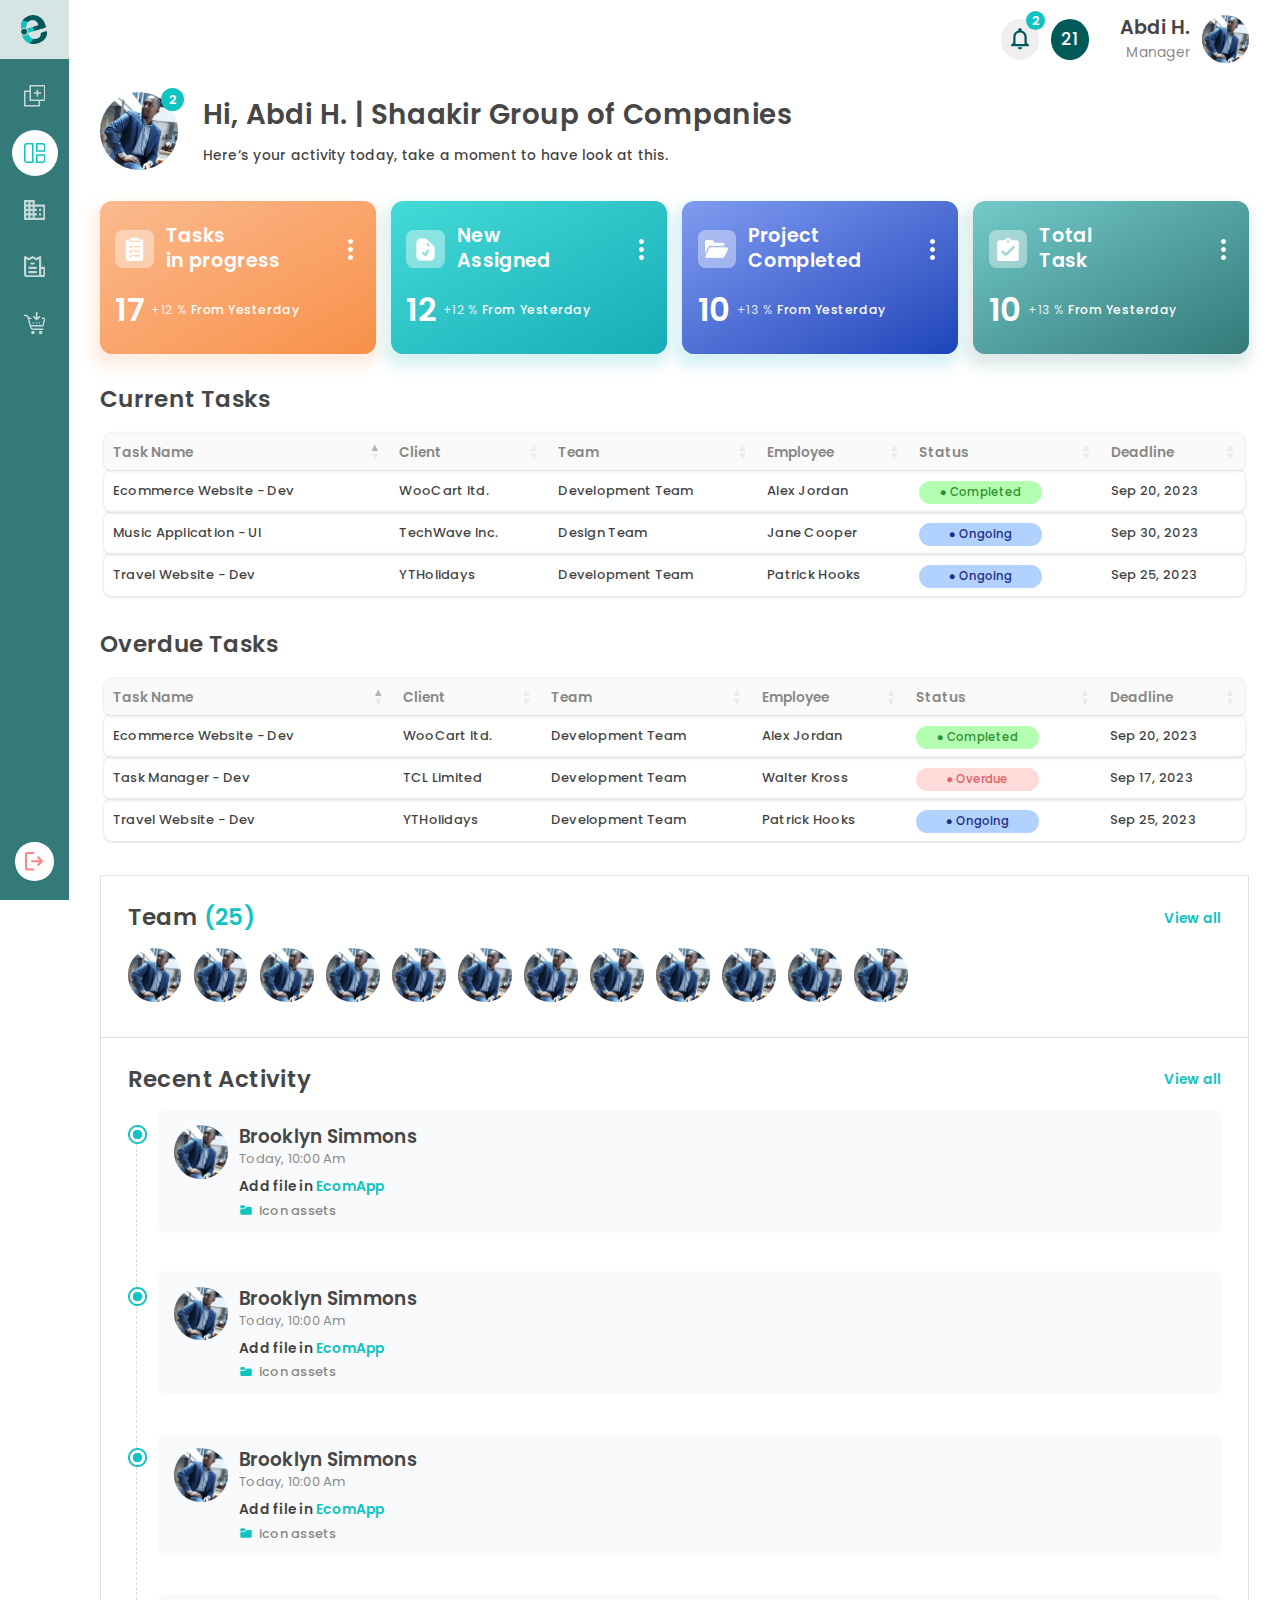
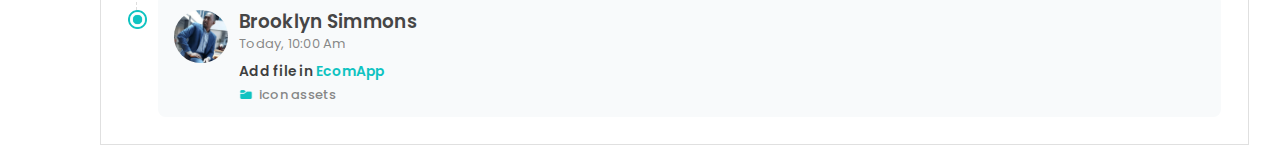
<file: index.html>
<!DOCTYPE html>
<html lang="en">
  <head>
    <meta charset="utf-8" />
    <meta http-equiv="X-UA-Compatible" content="IE=edge" />

    <title>Dashboard Admin Page</title>

    <!-- Meta Tags -->
    <meta
      name="viewport"
      content="width=device-width, initial-scale=1, shrink-to-fit=no"
    />
    <meta name="description" content="" />
    <meta name="keywords" content="" />
    <meta name="author" content="" />

    <!-- Google Custom Font -->
    <link rel="stylesheet" href="fonts/stylesheet.css" />

    <!-- Custom CSS File -->
    <link rel="stylesheet" href="css/normalize.min.css" />

    <!-- jQuery Table -->
    <link rel="stylesheet" href="css/jquery.dataTables.min.css" />

    <link rel="stylesheet" href="css/main.css" />
    <link rel="stylesheet" href="css/responsive.css" />

    <meta name="theme-color" content="#fafafa" />
  </head>

  <body>
    <!-- Modals Area -->
    <div
      class="modal micromodal-slide"
      id="modal-task-assign"
      aria-hidden="true"
    >
      <div class="modal__overlay" tabindex="-1" data-micromodal-close>
        <div
          class="modal__container"
          role="dialog"
          aria-modal="true"
          aria-labelledby="modal-task-assign-title"
        >
          <button
            class="modal__close"
            aria-label="Close modal"
            data-micromodal-close
          >
            <img src="images/modal-close.png" alt="close" />
          </button>

          <div class="modal__content">
            <div class="task-assign-modal-content">
              <div class="task-assign-client">
                <h4 class="heading--20">Client <span>AI Xaramayn</span></h4>
              </div>

              <div class="task-assign-modal-table-wrapper">
                <table class="task-assign-modal-table">
                  <thead>
                    <tr>
                      <th>Task Name</th>
                      <th>Design</th>
                      <th>Production</th>
                    </tr>
                  </thead>
                  <tbody>
                    <tr>
                      <td>Logo Design</td>
                      <td>
                        <div class="task-assign-labels">
                          <button class="task-assign-label">
                            <img src="images/deadline.png" alt="due date" />
                            Due date
                          </button>

                          <button class="task-assign-label">
                            <img src="images/assign-user.png" alt="due date" />
                            Assignee
                          </button>

                          <div class="check-input">
                            <input
                              class="check-input-style"
                              type="checkbox"
                              checked
                              id="logo-design-required"
                              name="logo-design-required"
                              value="logo-design-required"
                            />

                            <label for="logo-design-required">Required</label>
                          </div>
                        </div>
                      </td>
                      <td>
                        <div class="task-assign-labels">
                          <button class="task-assign-label">
                            <img src="images/deadline.png" alt="due date" />
                            Due date
                          </button>

                          <button class="task-assign-label">
                            <img src="images/assign-user.png" alt="due date" />
                            Assignee
                          </button>

                          <div class="check-input">
                            <input
                              class="check-input-style"
                              type="checkbox"
                              id="logo-production-required"
                              name="logo-production-required"
                              value="logo-production-required"
                            />

                            <label for="logo-production-required">
                              Required</label
                            >
                          </div>
                        </div>
                      </td>
                    </tr>

                    <tr>
                      <td>Brochure Design</td>
                      <td>
                        <div class="task-assign-labels">
                          <button class="task-assign-label">
                            <img src="images/deadline.png" alt="due date" />
                            Due date
                          </button>

                          <button class="task-assign-label">
                            <img src="images/assign-user.png" alt="due date" />
                            Assignee
                          </button>

                          <div class="check-input">
                            <input
                              class="check-input-style"
                              type="checkbox"
                              id="brochure-design-required"
                              name="brochure-design-required"
                              value="brochure-design-required"
                            />

                            <label for="brochure-design-required">
                              Required</label
                            >
                          </div>
                        </div>
                      </td>
                      <td>
                        <div class="task-assign-labels">
                          <button class="task-assign-label">
                            <img src="images/deadline.png" alt="due date" />
                            Due date
                          </button>

                          <button class="task-assign-label">
                            <img src="images/assign-user.png" alt="due date" />
                            Assignee
                          </button>

                          <div class="check-input">
                            <input
                              class="check-input-style"
                              type="checkbox"
                              checked
                              id="brochure-production-required"
                              name="brochure-production-required"
                              value="brochure-production-required"
                            />

                            <label for="brochure-production-required">
                              Required</label
                            >
                          </div>
                        </div>
                      </td>
                    </tr>
                  </tbody>
                </table>
              </div>

              <div class="task-assign-btns custom-btns">
                <button
                  data-micromodal-close
                  class="task-assign-btn custom-btn custom-btn--white"
                >
                  Cancel
                </button>
                <button class="task-assign-btn custom-btn">Add task</button>
              </div>
            </div>
          </div>
        </div>
      </div>
    </div>

    <div
      class="modal micromodal-slide modal-task-comments"
      id="modal-task-comments"
      aria-hidden="true"
    >
      <div class="modal__overlay" tabindex="-1" data-micromodal-close>
        <div
          class="modal__container"
          role="dialog"
          aria-modal="true"
          aria-labelledby="modal-task-comments-title"
        >
          <div class="modal__header">
            <div class="task-modal-intro">
              <h5 class="heading--22">Logo Design</h5>
              <p class="desc--16">AI Xaramayn</p>
            </div>

            <button
              class="modal__close"
              aria-label="Close modal"
              data-micromodal-close
            >
              <img src="images/modal-close.png" alt="close" />
            </button>
          </div>

          <div class="modal__content">
            <div class="modal-task-comments-content">
              <div class="modal-task-comments-content__main">
                <div class="modal-task-comments-content__details">
                  <p>Waxaa qasab ah in la ilaaliyo</p>

                  <ol class="modal-task-comments-content__details-list">
                    <li>
                      <p>Menu yada u jiro</p>
                    </li>
                    <li>
                      <p>Color Branding</p>
                    </li>
                    <li>
                      <p>Dynamic laga dhigo meel kasta</p>
                    </li>
                    <li>
                      <p>Lifaaqa notes ka eeg</p>
                    </li>
                  </ol>
                </div>

                <div class="basic-accordion comment-accordion">
                  <!-- Single Faq -->
                  <div class="basic-accordion__item">
                    <a href="#" class="accordion__question">
                      <img
                        class="accordion__arrow"
                        src="images/down-arrow.png"
                        alt="arrow"
                      />

                      <h5 class="heading--20">Comments <span>(8)</span></h5>
                    </a>

                    <div class="accordion__answer">
                      <div class="all-comment-items">
                        <!-- Single Item -->
                        <div class="all-comment-item">
                          <img src="images/user.png" alt="user" />

                          <div class="all-comment-item__info">
                            <div class="all-comment-item__header">
                              <h5 class="heading--22">Ali</h5>
                              <p class="desc--16">Sep 3 10:41 AM</p>
                            </div>

                            <div class="all-comment-item__desc">
                              <p>
                                Lorem ipsum dolor sit amet consectetur
                                adipisicing elit. Doloremque earum voluptatum
                                hic dolores perspiciatis beatae nostrum quo
                                velit.
                              </p>
                            </div>
                          </div>
                        </div>
                        <!-- Single Item -->

                        <!-- Single Item -->
                        <div class="all-comment-item">
                          <img src="images/user.png" alt="user" />

                          <div class="all-comment-item__info">
                            <div class="all-comment-item__header">
                              <h5 class="heading--22">Ali</h5>
                              <p class="desc--16">Sep 3 10:41 AM</p>
                            </div>

                            <div class="all-comment-item__desc">
                              <p>
                                Lorem ipsum dolor sit amet consectetur
                                adipisicing elit. Doloremque earum voluptatum
                                hic dolores perspiciatis beatae nostrum quo
                                velit.
                              </p>
                            </div>
                          </div>
                        </div>
                        <!-- Single Item -->

                        <!-- Single Item -->
                        <div class="all-comment-item">
                          <img src="images/user.png" alt="user" />

                          <div class="all-comment-item__info">
                            <div class="all-comment-item__header">
                              <h5 class="heading--22">Ali</h5>
                              <p class="desc--16">Sep 3 10:41 AM</p>
                            </div>

                            <div class="all-comment-item__desc">
                              <p>
                                Lorem ipsum dolor sit amet consectetur
                                adipisicing elit. Doloremque earum voluptatum
                                hic dolores perspiciatis beatae nostrum quo
                                velit.
                              </p>
                            </div>
                          </div>
                        </div>
                        <!-- Single Item -->
                      </div>
                    </div>
                  </div>
                  <!-- Single Faq -->
                </div>

                <div class="modal-comment-box">
                  <div class="custom-btns comment-tab-btns">
                    <button class="custom-btn comment-tab-btn--active">
                      Notify
                    </button>

                    <button class="custom-btn custom-btn--transparent">
                      Nobody
                    </button>
                  </div>

                  <textarea
                    name="comment-box"
                    id="comment-box"
                    placeholder="Comment"
                  ></textarea>

                  <div class="modal-comment-box__bottom-btns">
                    <button class="attachment-btn">
                      <img src="images/attachment.png" alt="attachment" />
                    </button>

                    <div class="custom-btns">
                      <button class="custom-btn custom-btn--transparent">
                        Cancel
                      </button>

                      <button class="custom-btn">Comment</button>
                    </div>
                  </div>
                </div>
              </div>

              <div class="modal-task-comments-content__sidebar">
                <div class="modal-task-comments-content__sidebar-items">
                  <!-- Single Item -->
                  <div class="modal-task-comments-content__sidebar-item">
                    <h3 class="heading--20">Assigned by</h3>
                    <div class="modal-task-comments-content__sidebar-item-name">
                      <p>Ahmed</p>
                    </div>
                  </div>
                  <!-- Single Item -->

                  <!-- Single Item -->
                  <div class="modal-task-comments-content__sidebar-item">
                    <h3 class="heading--20">Assignee</h3>
                    <div class="modal-task-comments-content__sidebar-item-name">
                      <div class="dashboard-sidebar-team__item">
                        <img src="images/user.png" alt="team" />
                      </div>

                      <p>aazizmaxamed21</p>
                    </div>
                  </div>
                  <!-- Single Item -->

                  <!-- Single Item -->
                  <div class="modal-task-comments-content__sidebar-item">
                    <h3 class="heading--20">Due date</h3>
                    <div class="modal-task-comments-content__sidebar-item-name">
                      <img src="images/deadline.png" alt="calender" />

                      <p>Nov 30</p>
                    </div>
                  </div>
                  <!-- Single Item -->
                </div>
              </div>
            </div>
          </div>
        </div>
      </div>
    </div>
    <!-- Modals Area -->

    <div class="main-layout">
      <!-- Sidebar Area -->
      <aside class="nav-sidebar-wrapper">
        <button class="sidebar-close-btn">
          <img src="images/close.png" alt="close" />
        </button>

        <div class="nav-sidebar">
          <nav class="nav-sidebar-content">
            <div class="nav-sidebar__top">
              <button class="sidebar-logo sidebar-expand-btn" href="#">
                <img
                  class="sidebar-logo--default"
                  src="images/logo-icon.png"
                  alt="hamburger icon"
                />
                <img
                  class="sidebar-logo--expand"
                  src="images/logo.png"
                  alt="hamburger icon"
                />
              </button>

              <ul class="nav-sidebar__links">
                <!-- Nav Item -->
                <li>
                  <a
                    class="nav-sidebar__link nav-sidebar__link--stroke-icon"
                    href="#"
                    data-tippy-content="New"
                    data-micromodal-trigger="modal-task-assign"
                  >
                    <svg
                      xmlns="http://www.w3.org/2000/svg"
                      width="28"
                      height="28"
                      viewBox="0 0 28 28"
                      fill="none"
                    >
                      <path
                        d="M12.8182 10.4545H22.2727M17.5455 15.1818V5.72727M19.9091 19.9091V27H1V8.09091H8.09091M8.09091 1H27V19.9091H8.09091V1Z"
                        stroke="white"
                        stroke-opacity="0.85"
                        stroke-width="2"
                      />
                    </svg>
                  </a>
                </li>
                <!-- Nav Item -->

                <!-- Nav Item -->
                <li>
                  <a
                    class="nav-sidebar__link nav-sidebar__link--active nav-sidebar__link--stroke-icon"
                    href="#"
                    data-tippy-content="Tasks"
                  >
                    <svg
                      xmlns="http://www.w3.org/2000/svg"
                      width="28"
                      height="26"
                      viewBox="0 0 28 26"
                      fill="none"
                    >
                      <path
                        d="M1 3.66667C1 2.95942 1.27393 2.28115 1.76152 1.78105C2.24912 1.28095 2.91044 1 3.6 1H11.4V25H3.6C2.91044 25 2.24912 24.719 1.76152 24.219C1.27393 23.7189 1 23.0406 1 22.3333V3.66667ZM16.6 1H24.4C25.0896 1 25.7509 1.28095 26.2385 1.78105C26.7261 2.28115 27 2.95942 27 3.66667V10.3333H16.6V1ZM16.6 15.6667H27V22.3333C27 23.0406 26.7261 23.7189 26.2385 24.219C25.7509 24.719 25.0896 25 24.4 25H16.6V15.6667Z"
                        stroke="white"
                        stroke-width="2"
                      />
                    </svg>
                  </a>
                </li>
                <!-- Nav Item -->

                <!-- Nav Item -->
                <li>
                  <a
                    class="nav-sidebar__link"
                    href="#"
                    data-tippy-content="Completed"
                  >
                    <svg
                      xmlns="http://www.w3.org/2000/svg"
                      width="28"
                      height="26"
                      viewBox="0 0 28 26"
                      fill="none"
                    >
                      <path
                        d="M22.4 17.3333H19.6V20.2222H22.4M22.4 11.5556H19.6V14.4444H22.4M25.2 23.1111H14V20.2222H16.8V17.3333H14V14.4444H16.8V11.5556H14V8.66667H25.2M11.2 5.77778H8.4V2.88889H11.2M11.2 11.5556H8.4V8.66667H11.2M11.2 17.3333H8.4V14.4444H11.2M11.2 23.1111H8.4V20.2222H11.2M5.6 5.77778H2.8V2.88889H5.6M5.6 11.5556H2.8V8.66667H5.6M5.6 17.3333H2.8V14.4444H5.6M5.6 23.1111H2.8V20.2222H5.6M14 5.77778V0H0V26H28V5.77778H14Z"
                        fill="white"
                        fill-opacity="0.85"
                      />
                    </svg>
                  </a>
                </li>
                <!-- Nav Item -->

                <!-- Nav Item -->
                <li>
                  <a
                    class="nav-sidebar__link"
                    href="#"
                    data-tippy-content="Overdue"
                  >
                    <svg
                      xmlns="http://www.w3.org/2000/svg"
                      width="28"
                      height="28"
                      viewBox="0 0 28 28"
                      fill="none"
                    >
                      <path
                        d="M15.4 19.6017H7.00001C6.62871 19.6017 6.27261 19.7491 6.01006 20.0116C5.74751 20.2741 5.60001 20.6302 5.60001 21.0014C5.60001 21.3726 5.74751 21.7286 6.01006 21.9911C6.27261 22.2536 6.62871 22.4011 7.00001 22.4011H15.4C15.7713 22.4011 16.1274 22.2536 16.39 21.9911C16.6525 21.7286 16.8 21.3726 16.8 21.0014C16.8 20.6302 16.6525 20.2741 16.39 20.0116C16.1274 19.7491 15.7713 19.6017 15.4 19.6017ZM9.80001 11.2033H12.6C12.9713 11.2033 13.3274 11.0559 13.59 10.7934C13.8525 10.5309 14 10.1748 14 9.80362C14 9.43239 13.8525 9.07636 13.59 8.81386C13.3274 8.55136 12.9713 8.40389 12.6 8.40389H9.80001C9.42871 8.40389 9.07261 8.55136 8.81006 8.81386C8.54751 9.07636 8.40001 9.43239 8.40001 9.80362C8.40001 10.1748 8.54751 10.5309 8.81006 10.7934C9.07261 11.0559 9.42871 11.2033 9.80001 11.2033ZM26.6 14.0028H22.4V1.40529C22.401 1.15864 22.3368 0.916116 22.2138 0.702269C22.0909 0.488423 21.9136 0.310849 21.7 0.187527C21.4872 0.064676 21.2458 0 21 0C20.7543 0 20.5128 0.064676 20.3 0.187527L16.1 2.59505L11.9 0.187527C11.6872 0.064676 11.4458 0 11.2 0C10.9543 0 10.7128 0.064676 10.5 0.187527L6.30001 2.59505L2.10001 0.187527C1.88718 0.064676 1.64576 0 1.40001 0C1.15426 0 0.912838 0.064676 0.700011 0.187527C0.486365 0.310849 0.309105 0.488423 0.18618 0.702269C0.0632559 0.916116 -0.000968358 1.15864 1.1036e-05 1.40529V23.8008C1.1036e-05 24.9145 0.44251 25.9826 1.23016 26.7701C2.01781 27.5576 3.0861 28 4.20001 28H23.8C24.9139 28 25.9822 27.5576 26.7698 26.7701C27.5575 25.9826 28 24.9145 28 23.8008V15.4025C28 15.0313 27.8525 14.6753 27.59 14.4128C27.3274 14.1503 26.9713 14.0028 26.6 14.0028ZM4.20001 25.2006C3.82871 25.2006 3.47261 25.0531 3.21006 24.7906C2.94751 24.5281 2.80001 24.1721 2.80001 23.8008V3.8268L5.60001 5.42249C5.81608 5.53532 6.05624 5.59425 6.30001 5.59425C6.54378 5.59425 6.78394 5.53532 7.00001 5.42249L11.2 3.01497L15.4 5.42249C15.6161 5.53532 15.8562 5.59425 16.1 5.59425C16.3438 5.59425 16.5839 5.53532 16.8 5.42249L19.6 3.8268V23.8008C19.6038 24.2783 19.689 24.7517 19.852 25.2006H4.20001ZM25.2 23.8008C25.2 24.1721 25.0525 24.5281 24.79 24.7906C24.5274 25.0531 24.1713 25.2006 23.8 25.2006C23.4287 25.2006 23.0726 25.0531 22.8101 24.7906C22.5475 24.5281 22.4 24.1721 22.4 23.8008V16.8022H25.2V23.8008ZM15.4 14.0028H7.00001C6.62871 14.0028 6.27261 14.1503 6.01006 14.4128C5.74751 14.6753 5.60001 15.0313 5.60001 15.4025C5.60001 15.7737 5.74751 16.1298 6.01006 16.3923C6.27261 16.6548 6.62871 16.8022 7.00001 16.8022H15.4C15.7713 16.8022 16.1274 16.6548 16.39 16.3923C16.6525 16.1298 16.8 15.7737 16.8 15.4025C16.8 15.0313 16.6525 14.6753 16.39 14.4128C16.1274 14.1503 15.7713 14.0028 15.4 14.0028Z"
                        fill="white"
                        fill-opacity="0.85"
                      />
                    </svg>
                  </a>
                </li>
                <!-- Nav Item -->

                <!-- Nav Item -->
                <li>
                  <a
                    class="nav-sidebar__link"
                    href="#"
                    data-tippy-content="Recent"
                  >
                    <svg
                      xmlns="http://www.w3.org/2000/svg"
                      width="28"
                      height="29"
                      viewBox="0 0 28 29"
                      fill="none"
                    >
                      <path
                        d="M10.2101 9.13217H6.88555C7.06468 9.81709 7.23855 10.4599 7.41241 11.1079C7.9182 13.0011 8.42047 14.8943 8.91923 16.7875C8.97718 17.0088 9.06152 17.0773 9.28807 17.0773H23.6767C23.8558 17.0773 23.9612 17.0509 24.0138 16.8349C24.6197 14.3376 25.2467 11.8403 25.8631 9.34293C25.8676 9.27451 25.8676 9.20586 25.8631 9.13744H22.7863L23.8874 7.29343C24.9095 7.29343 25.9949 7.29343 27.1118 7.29343C27.2523 7.29294 27.3908 7.32592 27.516 7.38958C27.6412 7.45323 27.7494 7.54574 27.8318 7.6595C27.9142 7.77327 27.9683 7.90503 27.9897 8.04385C28.0111 8.18266 27.9991 8.32456 27.9548 8.45784C27.1575 11.6998 26.3567 14.94 25.5523 18.1784C25.5125 18.3927 25.398 18.586 25.2292 18.7239C25.0604 18.8619 24.8482 18.9355 24.6303 18.9319C24.5144 18.9319 24.3985 18.9319 24.2826 18.9319H9.39342C9.68846 19.5852 9.92032 20.1858 10.2259 20.7442C10.3818 20.9706 10.5927 21.1537 10.8388 21.2762C11.0848 21.3988 11.3579 21.4569 11.6326 21.4449C11.9214 21.4749 12.2116 21.489 12.5019 21.4871H24.0297C24.193 21.4871 24.3563 21.4871 24.5144 21.4871C24.7451 21.5096 24.9588 21.6187 25.1123 21.7924C25.2659 21.9661 25.3479 22.1915 25.3419 22.4233C25.3359 22.655 25.2423 22.876 25.0799 23.0415C24.9176 23.207 24.6985 23.3048 24.4669 23.3153H24.2193C20.3785 23.3153 16.5377 23.3153 12.6916 23.3153C12.1132 23.311 11.5358 23.267 10.9635 23.1836C10.3805 23.1245 9.82541 22.9045 9.36023 22.5481C8.89505 22.1918 8.53808 21.7132 8.32915 21.1658C7.93339 20.1655 7.60081 19.1413 7.33337 18.0994C6.3376 14.4113 5.37346 10.6812 4.3935 6.97205C4.08265 5.79715 3.58741 5.39146 2.36509 5.39146C1.9278 5.39146 1.48523 5.39146 1.04266 5.39146C0.911157 5.40542 0.778208 5.39158 0.652404 5.35081C0.5266 5.31005 0.410761 5.24329 0.312439 5.15485C0.214116 5.06641 0.135499 4.95826 0.0816791 4.83746C0.0278591 4.71666 0 4.58588 0 4.45363C0 4.32139 0.0278591 4.19067 0.0816791 4.06987C0.135499 3.94907 0.214116 3.84092 0.312439 3.75248C0.410761 3.66404 0.5266 3.59728 0.652404 3.55651C0.778208 3.51574 0.911157 3.50191 1.04266 3.51586C1.76228 3.49725 2.48231 3.5289 3.19751 3.61066C4.80971 3.86356 5.73177 4.89093 6.14272 6.43464C6.36927 7.29869 6.36922 7.29343 7.2807 7.29343C7.80756 7.29343 8.33442 7.29343 8.86128 7.29343C8.9214 7.30324 8.97858 7.32633 9.02869 7.36096C9.07881 7.39558 9.12064 7.44088 9.15108 7.49364C9.36611 8.11755 9.72954 8.67986 10.2101 9.13217Z"
                        fill="white"
                        fill-opacity="0.85"
                      />
                      <path
                        d="M15.3516 7.26712V5.61804C15.3516 4.1481 15.3516 2.67287 15.3516 1.19766C15.3366 1.04615 15.3536 0.893189 15.4013 0.748618C15.449 0.604047 15.5265 0.471048 15.6288 0.35823C15.731 0.245413 15.8557 0.155281 15.9949 0.0935772C16.1341 0.0318739 16.2846 0 16.4369 0C16.5891 0 16.7397 0.0318739 16.8789 0.0935772C17.0181 0.155281 17.1428 0.245413 17.2451 0.35823C17.3473 0.471048 17.4247 0.604047 17.4725 0.748618C17.5202 0.893189 17.5372 1.04615 17.5222 1.19766C17.5222 3.06802 17.5222 4.93839 17.5222 6.80348V7.2513C17.6434 7.16701 17.7277 7.1196 17.8015 7.06164L19.4874 5.66017C19.5936 5.54734 19.7224 5.45832 19.8655 5.39892C20.0085 5.33953 20.1625 5.31116 20.3173 5.31564C20.4722 5.32012 20.6243 5.35734 20.7637 5.42491C20.9031 5.49247 21.0265 5.5888 21.126 5.70757C21.2174 5.82501 21.2843 5.95962 21.3228 6.10342C21.3612 6.24722 21.3704 6.39727 21.3498 6.54468C21.3291 6.69209 21.2791 6.83392 21.2026 6.96163C21.1262 7.08934 21.0248 7.20034 20.9047 7.28816C19.6507 8.34188 18.3845 9.37805 17.106 10.3967C16.9214 10.5622 16.6822 10.6537 16.4342 10.6537C16.1863 10.6537 15.9471 10.5622 15.7625 10.3967C14.498 9.37454 13.2389 8.34541 11.9849 7.30925C11.8575 7.22204 11.7499 7.10901 11.6691 6.97752C11.5882 6.84602 11.5359 6.69899 11.5155 6.54597C11.4951 6.39295 11.5071 6.2374 11.5508 6.08934C11.5944 5.94127 11.6688 5.80403 11.7689 5.68654C11.866 5.57004 11.9867 5.47529 12.1229 5.40851C12.2591 5.34172 12.4078 5.30438 12.5594 5.29892C12.711 5.29345 12.8621 5.32 13.0028 5.3768C13.1434 5.4336 13.2705 5.51939 13.3758 5.62859C14.0186 6.16599 14.6508 6.68758 15.3516 7.26712Z"
                        fill="white"
                        fill-opacity="0.85"
                      />
                      <path
                        d="M21.6325 24.4481C22.0845 24.4451 22.5272 24.577 22.9037 24.827C23.2803 25.077 23.5737 25.4337 23.7463 25.8514C23.919 26.2692 23.963 26.7289 23.8728 27.1719C23.7826 27.6148 23.5623 28.0207 23.2401 28.3377C22.9178 28.6547 22.5083 28.8682 22.064 28.9511C21.6196 29.034 21.1607 28.9823 20.7458 28.8028C20.331 28.6233 19.9792 28.3241 19.7355 27.9434C19.4917 27.5628 19.3671 27.118 19.3776 26.6662C19.3845 26.0736 19.6255 25.5079 20.0479 25.0924C20.4704 24.6769 21.0399 24.4453 21.6325 24.4481Z"
                        fill="white"
                        fill-opacity="0.85"
                      />
                      <path
                        d="M11.6799 24.4481C12.2845 24.4523 12.8629 24.6958 13.2884 25.1253C13.714 25.5548 13.9521 26.1353 13.9507 26.7399C13.933 27.3387 13.6836 27.9072 13.2552 28.3259C12.8267 28.7445 12.2526 28.9805 11.6536 28.9844C11.3465 28.9992 11.0396 28.9515 10.7516 28.8442C10.4635 28.7369 10.2002 28.5722 9.97768 28.3601C9.75513 28.1481 9.57798 27.893 9.45693 27.6104C9.33587 27.3279 9.27344 27.0236 9.27344 26.7162C9.27344 26.4088 9.33587 26.1046 9.45693 25.822C9.57798 25.5395 9.75513 25.2844 9.97768 25.0723C10.2002 24.8603 10.4635 24.6956 10.7516 24.5883C11.0396 24.481 11.3465 24.4333 11.6536 24.4481H11.6799Z"
                        fill="white"
                        fill-opacity="0.85"
                      />
                      <path
                        d="M11.5279 14.2322V13.816C11.5279 13.6441 11.5962 13.4793 11.7177 13.3577C11.8393 13.2362 12.0041 13.168 12.176 13.168C12.3478 13.168 12.5127 13.2362 12.6342 13.3577C12.7557 13.4793 12.824 13.6441 12.824 13.816C12.824 14.1181 12.824 14.4184 12.824 14.717C12.8256 14.8008 12.8098 14.8841 12.7778 14.9616C12.7458 15.0391 12.6982 15.1093 12.6379 15.1676C12.5776 15.2259 12.5059 15.2712 12.4273 15.3006C12.3488 15.33 12.265 15.343 12.1812 15.3386C12.0947 15.3431 12.0082 15.3295 11.9273 15.2986C11.8463 15.2677 11.7727 15.2202 11.7112 15.1592C11.6497 15.0982 11.6016 15.0249 11.5701 14.9443C11.5385 14.8636 11.5242 14.7772 11.5279 14.6906V14.2322Z"
                        fill="white"
                        fill-opacity="0.85"
                      />
                      <path
                        d="M16.68 14.2691V14.6853C16.6853 14.7721 16.6722 14.859 16.6416 14.9403C16.611 15.0216 16.5636 15.0955 16.5024 15.1572C16.4412 15.2189 16.3676 15.267 16.2865 15.2983C16.2055 15.3295 16.1187 15.3433 16.0319 15.3386C15.9477 15.3449 15.8633 15.333 15.7841 15.3037C15.7049 15.2745 15.6329 15.2286 15.573 15.1692C15.5131 15.1098 15.4666 15.0382 15.4367 14.9593C15.4068 14.8803 15.3942 14.7959 15.3997 14.7117C15.3997 14.3851 15.3997 14.0584 15.3997 13.737C15.4016 13.6581 15.4196 13.5804 15.4526 13.5086C15.4856 13.4369 15.5329 13.3727 15.5916 13.3199C15.6503 13.2671 15.7192 13.2269 15.794 13.2017C15.8688 13.1765 15.9479 13.1668 16.0266 13.1733C16.1077 13.1644 16.1897 13.1727 16.2674 13.1974C16.3451 13.2222 16.4168 13.2628 16.4778 13.3169C16.5388 13.371 16.5879 13.4373 16.6218 13.5114C16.6557 13.5856 16.6737 13.666 16.6747 13.7475C16.6747 13.9214 16.6747 14.0952 16.6747 14.2744L16.68 14.2691Z"
                        fill="white"
                        fill-opacity="0.85"
                      />
                      <path
                        d="M19.2509 14.2322V13.816C19.2425 13.7294 19.2528 13.642 19.2811 13.5598C19.3095 13.4776 19.3552 13.4025 19.4152 13.3395C19.4751 13.2765 19.548 13.2272 19.6287 13.1948C19.7095 13.1625 19.7962 13.1479 19.8831 13.1521C19.9706 13.1432 20.0591 13.1537 20.142 13.1831C20.225 13.2124 20.3005 13.2598 20.363 13.3217C20.4254 13.3837 20.4734 13.4588 20.5034 13.5415C20.5333 13.6242 20.5447 13.7126 20.5364 13.8002C20.5364 14.1111 20.5364 14.4271 20.5364 14.738C20.5219 14.8978 20.4482 15.0463 20.3298 15.1545C20.2113 15.2627 20.0567 15.3227 19.8963 15.3227C19.7359 15.3227 19.5813 15.2627 19.4628 15.1545C19.3444 15.0463 19.2706 14.8978 19.2561 14.738C19.2456 14.5799 19.2509 14.4166 19.2509 14.2322Z"
                        fill="white"
                        fill-opacity="0.85"
                      />
                    </svg>
                  </a>
                </li>
                <!-- Nav Item -->
              </ul>
            </div>

            <div class="nav-sidebar__bottom">
              <ul class="nav-sidebar__links">
                <!-- Nav Item -->
                <li>
                  <a
                    class="nav-sidebar__link nav-sidebar__link--active"
                    href="#"
                    data-tippy-content="Logout"
                  >
                    <svg
                      xmlns="http://www.w3.org/2000/svg"
                      width="22"
                      height="22"
                      viewBox="0 0 22 22"
                      fill="none"
                    >
                      <path
                        d="M2.44445 22C1.77222 22 1.19656 21.7604 0.717446 21.2813C0.238335 20.8022 -0.00081274 20.227 2.07508e-06 19.5556V2.44445C2.07508e-06 1.77222 0.239558 1.19656 0.718669 0.717446C1.19778 0.238335 1.77304 -0.00081274 2.44445 2.07508e-06H11V2.44445H2.44445V19.5556H11V22H2.44445ZM15.8889 17.1111L14.2083 15.3389L17.325 12.2222H7.33333V9.77778H17.325L14.2083 6.66111L15.8889 4.88889L22 11L15.8889 17.1111Z"
                        fill="#FF0000"
                        fill-opacity="0.7"
                      />
                    </svg>
                  </a>
                </li>
                <!-- Nav Item -->
              </ul>
            </div>
          </nav>
        </div>
      </aside>
      <!-- Sidebar Area -->

      <!-- Main Content -->
      <div class="main-content">
        <!-- Header Area -->
        <header class="header">
          <div class="header__left">
            <!-- Mobile Hamburger -->
            <button class="mobile-toggler">
              <svg
                xmlns="http://www.w3.org/2000/svg"
                width="38"
                height="26"
                viewBox="0 0 38 26"
                fill="none"
              >
                <path
                  d="M2 2H16"
                  stroke="white"
                  stroke-width="3.5"
                  stroke-linecap="round"
                />
                <path
                  d="M2 13H36"
                  stroke="white"
                  stroke-width="3.5"
                  stroke-linecap="round"
                />
                <path
                  d="M2 24H27"
                  stroke="white"
                  stroke-width="3.5"
                  stroke-linecap="round"
                />
              </svg>
            </button>
            <!-- Mobile Hamburger -->
          </div>

          <div class="header__right">
            <div class="header__right-btns">
              <button class="circle-content">
                <img src="images/bell.svg" alt="bell" />

                <div class="alert-badge alert-badge">
                  <p class="desc--15">2</p>
                </div>
              </button>

              <!-- Single Date -->
              <div
                class="dashboard-calendar__date dashboard-calendar__date--today"
              >
                <div class="circle-content circle-content--date">
                  <h5 class="heading--20">21</h5>
                </div>

                <div class="dashboard-calendar__date-dots">
                  <div
                    class="dashboard-calendar__date-dot dashboard-calendar__date-dot--pest"
                  ></div>

                  <div
                    class="dashboard-calendar__date-dot dashboard-calendar__date-dot--yellow"
                  ></div>

                  <div
                    class="dashboard-calendar__date-dot dashboard-calendar__date-dot--green"
                  ></div>
                </div>
              </div>
              <!-- Single Date -->
            </div>

            <div class="header__right-profile">
              <div class="header__right-profile-info">
                <h2 class="heading--22">Abdi H.</h2>
                <p class="desc--16">Manager</p>
              </div>

              <button class="circle-content circle-content--user">
                <img class="user-image" src="images/user.png" alt="user" />
              </button>
            </div>
          </div>
        </header>
        <!-- Header Area -->

        <!-- Main Inner Content -->
        <main>
          <div class="dashboard-content">
            <div class="dashboard-content__main">
              <!-- User Intro -->
              <div class="user-intro">
                <button class="circle-content circle-content--user-lg">
                  <img class="user-image" src="images/user.png" alt="user" />

                  <div class="alert-badge alert-badge--lg">
                    <p class="desc--15">2</p>
                  </div>
                </button>

                <div class="user-intro__info">
                  <h2 class="heading--30">
                    Hi, Abdi H. | Shaakir Group of Companies
                  </h2>
                  <p class="desc--16">
                    Here’s your activity today, take a moment to have look at
                    this.
                  </p>
                </div>
              </div>
              <!-- User Intro -->

              <!-- Dashboard Total Boxes -->
              <div class="dashboard-total-boxes">
                <!-- Single Box -->
                <div class="dashboard-total-box dashboard-total-box--task">
                  <div class="dashboard-total-box__header">
                    <div class="dashboard-total-box__title">
                      <div class="dashboard-total-box__icon">
                        <img src="images/tasks-progress.png" alt="" />
                      </div>

                      <h2 class="heading--22">
                        Tasks <span>in progress</span>
                      </h2>
                    </div>

                    <button class="verticle-dot-btn">
                      <img src="images/verticle-dot.svg" alt="verticle dot" />
                    </button>
                  </div>

                  <h3 class="heading--35">
                    17 <span><span>+12 %</span> From Yesterday</span>
                  </h3>
                </div>
                <!-- Single Box -->

                <!-- Single Box -->
                <div class="dashboard-total-box dashboard-total-box--assigned">
                  <div class="dashboard-total-box__header">
                    <div class="dashboard-total-box__title">
                      <div class="dashboard-total-box__icon">
                        <img src="images/assigned.png" alt="" />
                      </div>

                      <h2 class="heading--22">New <span>Assigned</span></h2>
                    </div>

                    <button class="verticle-dot-btn">
                      <img src="images/verticle-dot.svg" alt="verticle dot" />
                    </button>
                  </div>

                  <h3 class="heading--35">
                    12 <span><span>+12 %</span> From Yesterday</span>
                  </h3>
                </div>
                <!-- Single Box -->

                <!-- Single Box -->
                <div class="dashboard-total-box dashboard-total-box--project">
                  <div class="dashboard-total-box__header">
                    <div class="dashboard-total-box__title">
                      <div class="dashboard-total-box__icon">
                        <img src="images/project-completed.png" alt="" />
                      </div>

                      <h2 class="heading--22">
                        Project <span>Completed</span>
                      </h2>
                    </div>

                    <button class="verticle-dot-btn">
                      <img src="images/verticle-dot.svg" alt="verticle dot" />
                    </button>
                  </div>

                  <h3 class="heading--35">
                    10 <span><span class="">+13 %</span> From Yesterday</span>
                  </h3>
                </div>
                <!-- Single Box -->

                <!-- Single Box -->
                <div
                  class="dashboard-total-box dashboard-total-box--total-task"
                >
                  <div class="dashboard-total-box__header">
                    <div class="dashboard-total-box__title">
                      <div class="dashboard-total-box__icon">
                        <img src="images/total-task.png" alt="task" />
                      </div>

                      <h2 class="heading--22">Total <span>Task</span></h2>
                    </div>

                    <button class="verticle-dot-btn">
                      <img src="images/verticle-dot.svg" alt="verticle dot" />
                    </button>
                  </div>

                  <h3 class="heading--35">
                    10 <span><span class="">+13 %</span> From Yesterday</span>
                  </h3>
                </div>
                <!-- Single Box -->
              </div>
              <!-- Dashboard Total Boxes -->

              <!-- Current Task -->
              <div
                class="dashboard-task-table-area dashboard-task-table-area--current"
              >
                <h3 class="heading--25">Current Tasks</h3>

                <div class="dashboard-task-table-container">
                  <table id="example" class="dashboard-task-table">
                    <thead>
                      <tr>
                        <th>Task Name</th>
                        <th>Client</th>
                        <th>Team</th>
                        <th>Employee</th>
                        <th>Status</th>
                        <th>Deadline</th>
                      </tr>
                    </thead>
                    <tbody>
                      <tr>
                        <td>
                          <div
                            class="dashboard-task-table-data dashboard-table-task-name"
                          >
                            <p>Music Application - UI</p>

                            <div class="dashboard-table-task-name__action">
                              <div
                                class="dashboard-table-task-name__action-arrow"
                              ></div>
                              <p>Comment on task</p>

                              <div class="custom-btns">
                                <button
                                  class="custom-btn custom-btn--comment"
                                  data-micromodal-trigger="modal-task-comments"
                                >
                                  <img src="images/comment.png" alt="comment" />
                                </button>
                              </div>
                            </div>
                          </div>
                        </td>
                        <td>
                          <div class="dashboard-task-table-data">
                            <p>TechWave Inc.</p>
                          </div>
                        </td>
                        <td>
                          <div class="dashboard-task-table-data">
                            <p>Design Team</p>
                          </div>
                        </td>
                        <td>
                          <div class="dashboard-task-table-data">
                            <p>Jane Cooper</p>
                          </div>
                        </td>
                        <td>
                          <div class="dashboard-task-table-data">
                            <button
                              class="task-table-label task-table-label--ongoing"
                            >
                              &#9679; Ongoing
                            </button>
                          </div>
                        </td>
                        <td>
                          <div class="dashboard-task-table-data">
                            <p>Sep 30, 2023</p>
                          </div>
                        </td>
                      </tr>

                      <tr>
                        <td>
                          <div
                            class="dashboard-task-table-data dashboard-table-task-name"
                          >
                            <p>Ecommerce Website - Dev</p>

                            <div class="dashboard-table-task-name__action">
                              <div
                                class="dashboard-table-task-name__action-arrow"
                              ></div>
                              <p>Comment on task</p>

                              <div class="custom-btns">
                                <button
                                  class="custom-btn custom-btn--comment"
                                  data-micromodal-trigger="modal-task-comments"
                                >
                                  <img src="images/comment.png" alt="comment" />
                                </button>
                              </div>
                            </div>
                          </div>
                        </td>
                        <td>
                          <div class="dashboard-task-table-data">
                            <p>WooCart ltd.</p>
                          </div>
                        </td>
                        <td>
                          <div class="dashboard-task-table-data">
                            <p>Development Team</p>
                          </div>
                        </td>
                        <td>
                          <div class="dashboard-task-table-data">
                            <p>Alex Jordan</p>
                          </div>
                        </td>
                        <td>
                          <div class="dashboard-task-table-data">
                            <button
                              class="task-table-label task-table-label--completed"
                            >
                              &#9679; Completed
                            </button>
                          </div>
                        </td>
                        <td>
                          <div class="dashboard-task-table-data">
                            <p>Sep 20, 2023</p>
                          </div>
                        </td>
                      </tr>

                      <tr>
                        <td>
                          <div
                            class="dashboard-task-table-data dashboard-table-task-name"
                          >
                            <p>Travel Website - Dev</p>

                            <div class="dashboard-table-task-name__action">
                              <div
                                class="dashboard-table-task-name__action-arrow"
                              ></div>
                              <p>Comment on task</p>

                              <div class="custom-btns">
                                <button
                                  class="custom-btn custom-btn--comment"
                                  data-micromodal-trigger="modal-task-comments"
                                >
                                  <img src="images/comment.png" alt="comment" />
                                </button>
                              </div>
                            </div>
                          </div>
                        </td>
                        <td>
                          <div class="dashboard-task-table-data">
                            <p>YTHolidays</p>
                          </div>
                        </td>
                        <td>
                          <div class="dashboard-task-table-data">
                            <p>Development Team</p>
                          </div>
                        </td>
                        <td>
                          <div class="dashboard-task-table-data">
                            <p>Patrick Hooks</p>
                          </div>
                        </td>
                        <td>
                          <div class="dashboard-task-table-data">
                            <button
                              class="task-table-label task-table-label--ongoing"
                            >
                              &#9679; Ongoing
                            </button>
                          </div>
                        </td>
                        <td>
                          <div class="dashboard-task-table-data">
                            <p>Sep 25, 2023</p>
                          </div>
                        </td>
                      </tr>
                    </tbody>
                  </table>
                </div>
              </div>
              <!-- Current Task -->

              <!-- Overdue Task -->
              <div
                class="dashboard-task-table-area dashboard-task-table-area--current"
              >
                <h3 class="heading--25">Overdue Tasks</h3>

                <div class="dashboard-task-table-container">
                  <table id="example2" class="dashboard-task-table">
                    <thead>
                      <tr>
                        <th>Task Name</th>
                        <th>Client</th>
                        <th>Team</th>
                        <th>Employee</th>
                        <th>Status</th>
                        <th>Deadline</th>
                      </tr>
                    </thead>
                    <tbody>
                      <tr>
                        <td>
                          <div
                            class="dashboard-task-table-data dashboard-table-task-name"
                          >
                            <p>Task Manager - Dev</p>

                            <div class="dashboard-table-task-name__action">
                              <div
                                class="dashboard-table-task-name__action-arrow"
                              ></div>
                              <p>Comment on task</p>

                              <div class="custom-btns">
                                <button
                                  class="custom-btn custom-btn--comment"
                                  data-micromodal-trigger="modal-task-comments"
                                >
                                  <img src="images/comment.png" alt="comment" />
                                </button>
                              </div>
                            </div>
                          </div>
                        </td>
                        <td>
                          <div class="dashboard-task-table-data">
                            <p>TCL Limited</p>
                          </div>
                        </td>
                        <td>
                          <div class="dashboard-task-table-data">
                            <p>Development Team</p>
                          </div>
                        </td>
                        <td>
                          <div class="dashboard-task-table-data">
                            <p>Walter Kross</p>
                          </div>
                        </td>
                        <td>
                          <div class="dashboard-task-table-data">
                            <button
                              class="task-table-label task-table-label--overdue"
                            >
                              &#9679; Overdue
                            </button>
                          </div>
                        </td>
                        <td>
                          <div class="dashboard-task-table-data">
                            <p>Sep 17, 2023</p>
                          </div>
                        </td>
                      </tr>

                      <tr>
                        <td>
                          <div
                            class="dashboard-task-table-data dashboard-table-task-name"
                          >
                            <p>Ecommerce Website - Dev</p>

                            <div class="dashboard-table-task-name__action">
                              <div
                                class="dashboard-table-task-name__action-arrow"
                              ></div>
                              <p>Comment on task</p>

                              <div class="custom-btns">
                                <button
                                  class="custom-btn custom-btn--comment"
                                  data-micromodal-trigger="modal-task-comments"
                                >
                                  <img src="images/comment.png" alt="comment" />
                                </button>
                              </div>
                            </div>
                          </div>
                        </td>
                        <td>
                          <div class="dashboard-task-table-data">
                            <p>WooCart ltd.</p>
                          </div>
                        </td>
                        <td>
                          <div class="dashboard-task-table-data">
                            <p>Development Team</p>
                          </div>
                        </td>
                        <td>
                          <div class="dashboard-task-table-data">
                            <p>Alex Jordan</p>
                          </div>
                        </td>
                        <td>
                          <div class="dashboard-task-table-data">
                            <button
                              class="task-table-label task-table-label--completed"
                            >
                              &#9679; Completed
                            </button>
                          </div>
                        </td>
                        <td>
                          <div class="dashboard-task-table-data">
                            <p>Sep 20, 2023</p>
                          </div>
                        </td>
                      </tr>

                      <tr>
                        <td>
                          <div
                            class="dashboard-task-table-data dashboard-table-task-name"
                          >
                            <p>Travel Website - Dev</p>

                            <div class="dashboard-table-task-name__action">
                              <div
                                class="dashboard-table-task-name__action-arrow"
                              ></div>
                              <p>Comment on task</p>

                              <div class="custom-btns">
                                <button
                                  class="custom-btn custom-btn--comment"
                                  data-micromodal-trigger="modal-task-comments"
                                >
                                  <img src="images/comment.png" alt="comment" />
                                </button>
                              </div>
                            </div>
                          </div>
                        </td>
                        <td>
                          <div class="dashboard-task-table-data">
                            <p>YTHolidays</p>
                          </div>
                        </td>
                        <td>
                          <div class="dashboard-task-table-data">
                            <p>Development Team</p>
                          </div>
                        </td>
                        <td>
                          <div class="dashboard-task-table-data">
                            <p>Patrick Hooks</p>
                          </div>
                        </td>
                        <td>
                          <div class="dashboard-task-table-data">
                            <button
                              class="task-table-label task-table-label--ongoing"
                            >
                              &#9679; Ongoing
                            </button>
                          </div>
                        </td>
                        <td>
                          <div class="dashboard-task-table-data">
                            <p>Sep 25, 2023</p>
                          </div>
                        </td>
                      </tr>
                    </tbody>
                  </table>
                </div>
              </div>
              <!-- Overdue Task -->
            </div>
            <div class="dashboard-content__sidebar">
              <!-- Dashboard Sidebar Team -->
              <div class="dashboard-sidebar-team">
                <div class="dashboard-section__heading">
                  <h2 class="heading--25">Team <span>(25)</span></h2>

                  <a href="#" class="desc--16">View all</a>
                </div>

                <div class="dashboard-sidebar-team__items-wrapper">
                  <div class="dashboard-sidebar-team__items">
                    <!-- Single Item -->
                    <a href="#" class="dashboard-sidebar-team__item">
                      <img src="images/user.png" alt="team" />
                    </a>
                    <!-- Single Item -->
                    <!-- Single Item -->
                    <a href="#" class="dashboard-sidebar-team__item">
                      <img src="images/user.png" alt="team" />
                    </a>
                    <!-- Single Item -->
                    <!-- Single Item -->
                    <a href="#" class="dashboard-sidebar-team__item">
                      <img src="images/user.png" alt="team" />
                    </a>
                    <!-- Single Item -->
                    <!-- Single Item -->
                    <a href="#" class="dashboard-sidebar-team__item">
                      <img src="images/user.png" alt="team" />
                    </a>
                    <!-- Single Item -->
                    <!-- Single Item -->
                    <a href="#" class="dashboard-sidebar-team__item">
                      <img src="images/user.png" alt="team" />
                    </a>
                    <!-- Single Item -->
                    <!-- Single Item -->
                    <a href="#" class="dashboard-sidebar-team__item">
                      <img src="images/user.png" alt="team" />
                    </a>
                    <!-- Single Item -->
                    <!-- Single Item -->
                    <a href="#" class="dashboard-sidebar-team__item">
                      <img src="images/user.png" alt="team" />
                    </a>
                    <!-- Single Item -->
                    <!-- Single Item -->
                    <a href="#" class="dashboard-sidebar-team__item">
                      <img src="images/user.png" alt="team" />
                    </a>
                    <!-- Single Item -->
                    <!-- Single Item -->
                    <a href="#" class="dashboard-sidebar-team__item">
                      <img src="images/user.png" alt="team" />
                    </a>
                    <!-- Single Item -->
                    <!-- Single Item -->
                    <a href="#" class="dashboard-sidebar-team__item">
                      <img src="images/user.png" alt="team" />
                    </a>
                    <!-- Single Item -->
                    <!-- Single Item -->
                    <a href="#" class="dashboard-sidebar-team__item">
                      <img src="images/user.png" alt="team" />
                    </a>
                    <!-- Single Item -->
                    <!-- Single Item -->
                    <a href="#" class="dashboard-sidebar-team__item">
                      <img src="images/user.png" alt="team" />
                    </a>
                    <!-- Single Item -->
                  </div>
                </div>
              </div>
              <!-- Dashboard Sidebar Team -->

              <!-- Dashboard Sidebar Activity -->
              <div class="dashboard-sidebar-activity">
                <div class="dashboard-section__heading">
                  <h2 class="heading--25">Recent Activity</h2>

                  <a href="#" class="desc--16">View all</a>
                </div>

                <div class="dashboard-sidebar-activity__items">
                  <!-- Single Item -->
                  <div class="dashboard-sidebar-activity__item">
                    <!-- Radio Icon -->
                    <div class="dashboard-sidebar-activity__item-radio">
                      <img src="images/radio-button.png" alt="radio" />
                    </div>
                    <!-- Radio Icon -->

                    <!-- Radio Line -->
                    <div
                      class="dashboard-sidebar-activity__item-radio-line"
                    ></div>
                    <!-- Radio Line -->

                    <div class="dashboard-sidebar-activity__user">
                      <img src="images/user.png" alt="user" />
                    </div>

                    <div class="dashboard-sidebar-activity__info">
                      <h3 class="heading--20">Brooklyn Simmons</h3>
                      <p class="dashboard-sidebar-activity__date desc--15">
                        Today, 10:00 Am
                      </p>

                      <p class="desc--16 activity--add-file">
                        Add file in <a href="#" class="desc--16">EcomApp</a>
                      </p>

                      <button class="assets-btn desc--15">
                        <img src="images/assets.png" alt="assets" />
                        icon assets
                      </button>
                    </div>
                  </div>
                  <!-- Single Item -->

                  <!-- Single Item -->
                  <div class="dashboard-sidebar-activity__item">
                    <!-- Radio Icon -->
                    <div class="dashboard-sidebar-activity__item-radio">
                      <img src="images/radio-button.png" alt="radio" />
                    </div>
                    <!-- Radio Icon -->

                    <!-- Radio Line -->
                    <div
                      class="dashboard-sidebar-activity__item-radio-line"
                    ></div>
                    <!-- Radio Line -->

                    <div class="dashboard-sidebar-activity__user">
                      <img src="images/user.png" alt="user" />
                    </div>

                    <div class="dashboard-sidebar-activity__info">
                      <h3 class="heading--20">Brooklyn Simmons</h3>
                      <p class="dashboard-sidebar-activity__date desc--15">
                        Today, 10:00 Am
                      </p>

                      <p class="desc--16 activity--add-file">
                        Add file in <a href="#" class="desc--16">EcomApp</a>
                      </p>

                      <button class="assets-btn desc--15">
                        <img src="images/assets.png" alt="assets" />
                        icon assets
                      </button>
                    </div>
                  </div>
                  <!-- Single Item -->

                  <!-- Single Item -->
                  <div class="dashboard-sidebar-activity__item">
                    <!-- Radio Icon -->
                    <div class="dashboard-sidebar-activity__item-radio">
                      <img src="images/radio-button.png" alt="radio" />
                    </div>
                    <!-- Radio Icon -->

                    <!-- Radio Line -->
                    <div
                      class="dashboard-sidebar-activity__item-radio-line"
                    ></div>
                    <!-- Radio Line -->

                    <div class="dashboard-sidebar-activity__user">
                      <img src="images/user.png" alt="user" />
                    </div>

                    <div class="dashboard-sidebar-activity__info">
                      <h3 class="heading--20">Brooklyn Simmons</h3>
                      <p class="dashboard-sidebar-activity__date desc--15">
                        Today, 10:00 Am
                      </p>

                      <p class="desc--16 activity--add-file">
                        Add file in <a href="#" class="desc--16">EcomApp</a>
                      </p>

                      <button class="assets-btn desc--15">
                        <img src="images/assets.png" alt="assets" />
                        icon assets
                      </button>
                    </div>
                  </div>
                  <!-- Single Item -->

                  <!-- Single Item -->
                  <div class="dashboard-sidebar-activity__item">
                    <!-- Radio Icon -->
                    <div class="dashboard-sidebar-activity__item-radio">
                      <img src="images/radio-button.png" alt="radio" />
                    </div>
                    <!-- Radio Icon -->

                    <!-- Radio Line -->
                    <div
                      class="dashboard-sidebar-activity__item-radio-line"
                    ></div>
                    <!-- Radio Line -->

                    <div class="dashboard-sidebar-activity__user">
                      <img src="images/user.png" alt="user" />
                    </div>

                    <div class="dashboard-sidebar-activity__info">
                      <h3 class="heading--20">Brooklyn Simmons</h3>
                      <p class="dashboard-sidebar-activity__date desc--15">
                        Today, 10:00 Am
                      </p>

                      <p class="desc--16 activity--add-file">
                        Add file in <a href="#" class="desc--16">EcomApp</a>
                      </p>

                      <button class="assets-btn desc--15">
                        <img src="images/assets.png" alt="assets" />
                        icon assets
                      </button>
                    </div>
                  </div>
                  <!-- Single Item -->
                </div>
              </div>
              <!-- Dashboard Sidebar Activity -->
            </div>
          </div>
        </main>
        <!-- Main Inner Content -->
      </div>
      <!-- Main Content -->
    </div>

    <!-- JS CDN Links -->
    <script src="js/jquery.min.js"></script>
    <script src="js/jquery.dataTables.min.js"></script>
    <script src="js/micromodal.min.js"></script>
    <script src="js/popper.min.js"></script>
    <script src="js/tippy-bundle.umd.min.js"></script>
    <script src="js/main.js"></script>
    <!-- JS CDN Links -->
  </body>
</html>
</file>
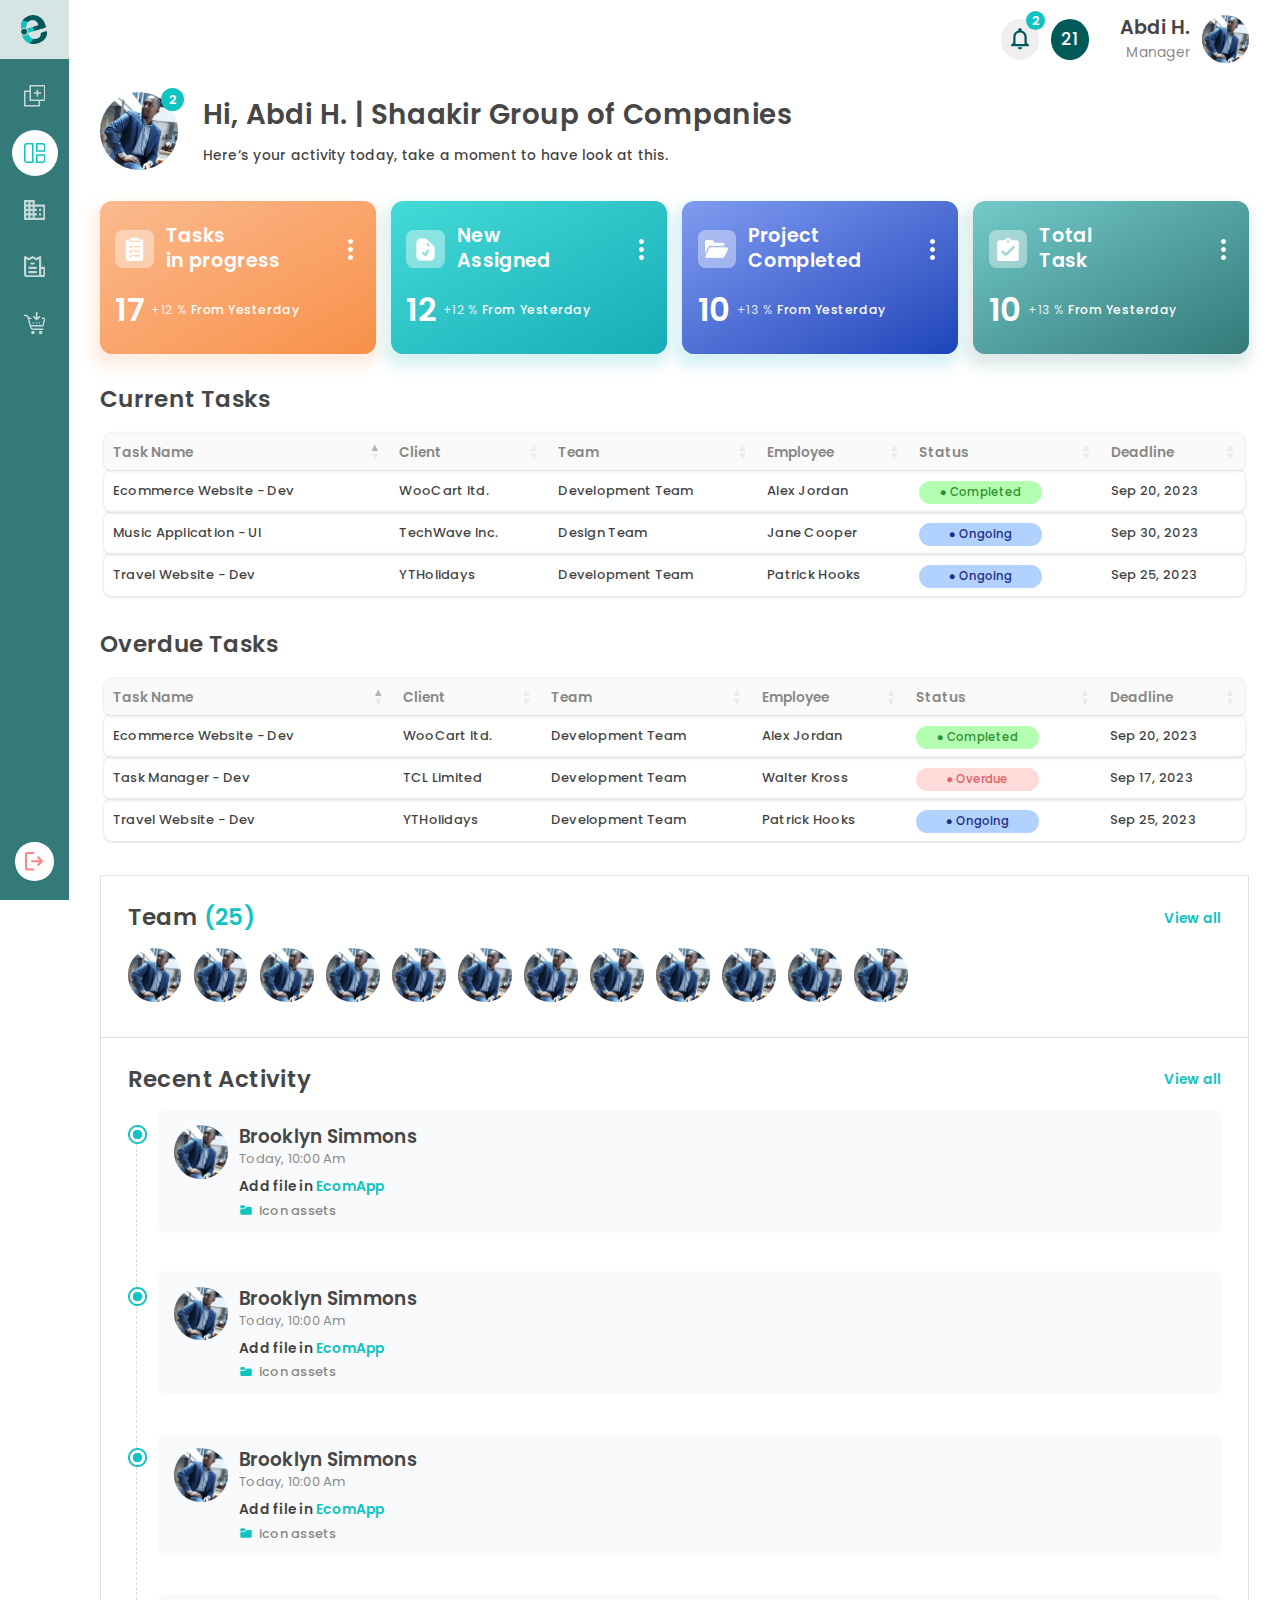
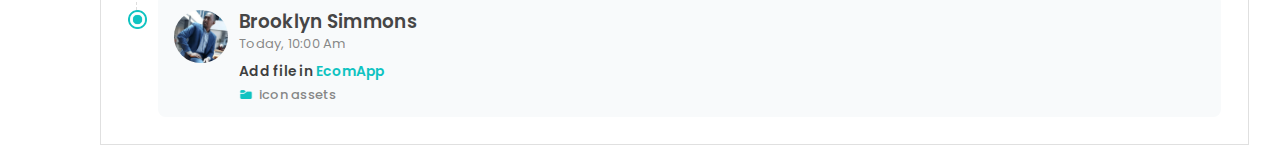
<file: admin-dashboard.html>
<!DOCTYPE html>
<html lang="en">
  <head>
    <meta charset="utf-8" />
    <meta http-equiv="X-UA-Compatible" content="IE=edge" />

    <title>Admin Dashboard Page</title>

    <!-- Meta Tags -->
    <meta
      name="viewport"
      content="width=device-width, initial-scale=1, shrink-to-fit=no"
    />
    <meta name="description" content="" />
    <meta name="keywords" content="" />
    <meta name="author" content="" />

    <!-- Google Custom Font -->
    <link rel="stylesheet" href="fonts/stylesheet.css" />

    <!-- Custom CSS File -->
    <link rel="stylesheet" href="css/normalize.min.css" />

    <!-- jQuery Table -->
    <link rel="stylesheet" href="css/jquery.dataTables.min.css" />

    <link rel="stylesheet" href="css/main.css" />
    <link rel="stylesheet" href="css/responsive.css" />

    <meta name="theme-color" content="#fafafa" />
  </head>

  <body>
    <!-- Modals Area -->
    <div
      class="modal micromodal-slide"
      id="modal-task-assign"
      aria-hidden="true"
    >
      <div class="modal__overlay" tabindex="-1" data-micromodal-close>
        <div
          class="modal__container"
          role="dialog"
          aria-modal="true"
          aria-labelledby="modal-task-assign-title"
        >
          <button
            class="modal__close"
            aria-label="Close modal"
            data-micromodal-close
          >
            <img src="images/modal-close.png" alt="close" />
          </button>

          <div class="modal__content">
            <div class="task-assign-modal-content">
              <div class="task-assign-client">
                <h4 class="heading--20">Client <span>AI Xaramayn</span></h4>
              </div>

              <div class="task-assign-modal-table-wrapper">
                <table class="task-assign-modal-table">
                  <thead>
                    <tr>
                      <th>Task Name</th>
                      <th>Design</th>
                      <th>Production</th>
                    </tr>
                  </thead>
                  <tbody>
                    <tr>
                      <td>Logo Design</td>
                      <td>
                        <div class="task-assign-labels">
                          <button class="task-assign-label">
                            <img src="images/deadline.png" alt="due date" />
                            Due date
                          </button>

                          <button class="task-assign-label">
                            <img src="images/assign-user.png" alt="due date" />
                            Assignee
                          </button>

                          <div class="check-input">
                            <input
                              class="check-input-style"
                              type="checkbox"
                              checked
                              id="logo-design-required"
                              name="logo-design-required"
                              value="logo-design-required"
                            />

                            <label for="logo-design-required">Required</label>
                          </div>
                        </div>
                      </td>
                      <td>
                        <div class="task-assign-labels">
                          <button class="task-assign-label">
                            <img src="images/deadline.png" alt="due date" />
                            Due date
                          </button>

                          <button class="task-assign-label">
                            <img src="images/assign-user.png" alt="due date" />
                            Assignee
                          </button>

                          <div class="check-input">
                            <input
                              class="check-input-style"
                              type="checkbox"
                              id="logo-production-required"
                              name="logo-production-required"
                              value="logo-production-required"
                            />

                            <label for="logo-production-required">
                              Required</label
                            >
                          </div>
                        </div>
                      </td>
                    </tr>

                    <tr>
                      <td>Brochure Design</td>
                      <td>
                        <div class="task-assign-labels">
                          <button class="task-assign-label">
                            <img src="images/deadline.png" alt="due date" />
                            Due date
                          </button>

                          <button class="task-assign-label">
                            <img src="images/assign-user.png" alt="due date" />
                            Assignee
                          </button>

                          <div class="check-input">
                            <input
                              class="check-input-style"
                              type="checkbox"
                              id="brochure-design-required"
                              name="brochure-design-required"
                              value="brochure-design-required"
                            />

                            <label for="brochure-design-required">
                              Required</label
                            >
                          </div>
                        </div>
                      </td>
                      <td>
                        <div class="task-assign-labels">
                          <button class="task-assign-label">
                            <img src="images/deadline.png" alt="due date" />
                            Due date
                          </button>

                          <button class="task-assign-label">
                            <img src="images/assign-user.png" alt="due date" />
                            Assignee
                          </button>

                          <div class="check-input">
                            <input
                              class="check-input-style"
                              type="checkbox"
                              checked
                              id="brochure-production-required"
                              name="brochure-production-required"
                              value="brochure-production-required"
                            />

                            <label for="brochure-production-required">
                              Required</label
                            >
                          </div>
                        </div>
                      </td>
                    </tr>
                  </tbody>
                </table>
              </div>

              <div class="task-assign-btns custom-btns">
                <button
                  data-micromodal-close
                  class="task-assign-btn custom-btn custom-btn--white"
                >
                  Cancel
                </button>
                <button class="task-assign-btn custom-btn">Add task</button>
              </div>
            </div>
          </div>
        </div>
      </div>
    </div>

    <div
      class="modal micromodal-slide modal-task-comments"
      id="modal-task-comments"
      aria-hidden="true"
    >
      <div class="modal__overlay" tabindex="-1" data-micromodal-close>
        <div
          class="modal__container"
          role="dialog"
          aria-modal="true"
          aria-labelledby="modal-task-comments-title"
        >
          <div class="modal__header">
            <div class="task-modal-intro">
              <h5 class="heading--22">Logo Design</h5>
              <p class="desc--16">AI Xaramayn</p>
            </div>

            <button
              class="modal__close"
              aria-label="Close modal"
              data-micromodal-close
            >
              <img src="images/modal-close.png" alt="close" />
            </button>
          </div>

          <div class="modal__content">
            <div class="modal-task-comments-content">
              <div class="modal-task-comments-content__main">
                <div class="modal-task-comments-content__details">
                  <p>Waxaa qasab ah in la ilaaliyo</p>

                  <ol class="modal-task-comments-content__details-list">
                    <li>
                      <p>Menu yada u jiro</p>
                    </li>
                    <li>
                      <p>Color Branding</p>
                    </li>
                    <li>
                      <p>Dynamic laga dhigo meel kasta</p>
                    </li>
                    <li>
                      <p>Lifaaqa notes ka eeg</p>
                    </li>
                  </ol>
                </div>

                <div class="basic-accordion comment-accordion">
                  <!-- Single Faq -->
                  <div class="basic-accordion__item">
                    <a href="#" class="accordion__question">
                      <img
                        class="accordion__arrow"
                        src="images/down-arrow.png"
                        alt="arrow"
                      />

                      <h5 class="heading--20">Comments <span>(8)</span></h5>
                    </a>

                    <div class="accordion__answer">
                      <div class="all-comment-items">
                        <!-- Single Item -->
                        <div class="all-comment-item">
                          <img src="images/user.png" alt="user" />

                          <div class="all-comment-item__info">
                            <div class="all-comment-item__header">
                              <h5 class="heading--22">Ali</h5>
                              <p class="desc--16">Sep 3 10:41 AM</p>
                            </div>

                            <div class="all-comment-item__desc">
                              <p>
                                Lorem ipsum dolor sit amet consectetur
                                adipisicing elit. Doloremque earum voluptatum
                                hic dolores perspiciatis beatae nostrum quo
                                velit.
                              </p>
                            </div>
                          </div>
                        </div>
                        <!-- Single Item -->

                        <!-- Single Item -->
                        <div class="all-comment-item">
                          <img src="images/user.png" alt="user" />

                          <div class="all-comment-item__info">
                            <div class="all-comment-item__header">
                              <h5 class="heading--22">Ali</h5>
                              <p class="desc--16">Sep 3 10:41 AM</p>
                            </div>

                            <div class="all-comment-item__desc">
                              <p>
                                Lorem ipsum dolor sit amet consectetur
                                adipisicing elit. Doloremque earum voluptatum
                                hic dolores perspiciatis beatae nostrum quo
                                velit.
                              </p>
                            </div>
                          </div>
                        </div>
                        <!-- Single Item -->

                        <!-- Single Item -->
                        <div class="all-comment-item">
                          <img src="images/user.png" alt="user" />

                          <div class="all-comment-item__info">
                            <div class="all-comment-item__header">
                              <h5 class="heading--22">Ali</h5>
                              <p class="desc--16">Sep 3 10:41 AM</p>
                            </div>

                            <div class="all-comment-item__desc">
                              <p>
                                Lorem ipsum dolor sit amet consectetur
                                adipisicing elit. Doloremque earum voluptatum
                                hic dolores perspiciatis beatae nostrum quo
                                velit.
                              </p>
                            </div>
                          </div>
                        </div>
                        <!-- Single Item -->
                      </div>
                    </div>
                  </div>
                  <!-- Single Faq -->
                </div>

                <div class="modal-comment-box">
                  <div class="custom-btns comment-tab-btns">
                    <button class="custom-btn comment-tab-btn--active">
                      Notify
                    </button>

                    <button class="custom-btn custom-btn--transparent">
                      Nobody
                    </button>
                  </div>

                  <textarea
                    name="comment-box"
                    id="comment-box"
                    placeholder="Comment"
                  ></textarea>

                  <div class="modal-comment-box__bottom-btns">
                    <button class="attachment-btn">
                      <img src="images/attachment.png" alt="attachment" />
                    </button>

                    <div class="custom-btns">
                      <button class="custom-btn custom-btn--transparent">
                        Cancel
                      </button>

                      <button class="custom-btn">Comment</button>
                    </div>
                  </div>
                </div>
              </div>

              <div class="modal-task-comments-content__sidebar">
                <div class="modal-task-comments-content__sidebar-items">
                  <!-- Single Item -->
                  <div class="modal-task-comments-content__sidebar-item">
                    <h3 class="heading--20">Assigned by</h3>
                    <div class="modal-task-comments-content__sidebar-item-name">
                      <p>Ahmed</p>
                    </div>
                  </div>
                  <!-- Single Item -->

                  <!-- Single Item -->
                  <div class="modal-task-comments-content__sidebar-item">
                    <h3 class="heading--20">Assignee</h3>
                    <div class="modal-task-comments-content__sidebar-item-name">
                      <div class="dashboard-sidebar-team__item">
                        <img src="images/user.png" alt="team" />
                      </div>

                      <p>aazizmaxamed21</p>
                    </div>
                  </div>
                  <!-- Single Item -->

                  <!-- Single Item -->
                  <div class="modal-task-comments-content__sidebar-item">
                    <h3 class="heading--20">Due date</h3>
                    <div class="modal-task-comments-content__sidebar-item-name">
                      <img src="images/deadline.png" alt="calender" />

                      <p>Nov 30</p>
                    </div>
                  </div>
                  <!-- Single Item -->
                </div>
              </div>
            </div>
          </div>
        </div>
      </div>
    </div>
    <!-- Modals Area -->

    <div class="main-layout">
      <!-- Sidebar Area -->
      <aside class="nav-sidebar-wrapper">
        <button class="sidebar-close-btn">
          <img src="images/close.png" alt="close" />
        </button>

        <div class="nav-sidebar">
          <nav class="nav-sidebar-content">
            <div class="nav-sidebar__top">
              <button class="sidebar-logo sidebar-expand-btn" href="#">
                <img
                  class="sidebar-logo--default"
                  src="images/logo-icon.png"
                  alt="hamburger icon"
                />
                <img
                  class="sidebar-logo--expand"
                  src="images/logo.png"
                  alt="hamburger icon"
                />
              </button>

              <ul class="nav-sidebar__links">
                <!-- Nav Item -->
                <li>
                  <a
                    class="nav-sidebar__link nav-sidebar__link--stroke-icon"
                    href="#"
                    data-tippy-content="New"
                  >
                    <svg
                      xmlns="http://www.w3.org/2000/svg"
                      width="28"
                      height="28"
                      viewBox="0 0 28 28"
                      fill="none"
                    >
                      <path
                        d="M12.8182 10.4545H22.2727M17.5455 15.1818V5.72727M19.9091 19.9091V27H1V8.09091H8.09091M8.09091 1H27V19.9091H8.09091V1Z"
                        stroke="white"
                        stroke-opacity="0.85"
                        stroke-width="2"
                      />
                    </svg>
                  </a>
                </li>
                <!-- Nav Item -->

                <!-- Nav Item -->
                <li>
                  <a
                    class="nav-sidebar__link nav-sidebar__link--active nav-sidebar__link--stroke-icon"
                    href="#"
                    data-tippy-content="Tasks"
                  >
                    <svg
                      xmlns="http://www.w3.org/2000/svg"
                      width="28"
                      height="26"
                      viewBox="0 0 28 26"
                      fill="none"
                    >
                      <path
                        d="M1 3.66667C1 2.95942 1.27393 2.28115 1.76152 1.78105C2.24912 1.28095 2.91044 1 3.6 1H11.4V25H3.6C2.91044 25 2.24912 24.719 1.76152 24.219C1.27393 23.7189 1 23.0406 1 22.3333V3.66667ZM16.6 1H24.4C25.0896 1 25.7509 1.28095 26.2385 1.78105C26.7261 2.28115 27 2.95942 27 3.66667V10.3333H16.6V1ZM16.6 15.6667H27V22.3333C27 23.0406 26.7261 23.7189 26.2385 24.219C25.7509 24.719 25.0896 25 24.4 25H16.6V15.6667Z"
                        stroke="white"
                        stroke-width="2"
                      />
                    </svg>
                  </a>
                </li>
                <!-- Nav Item -->

                <!-- Nav Item -->
                <li>
                  <a
                    class="nav-sidebar__link"
                    href="#"
                    data-tippy-content="Completed"
                  >
                    <svg
                      xmlns="http://www.w3.org/2000/svg"
                      width="28"
                      height="26"
                      viewBox="0 0 28 26"
                      fill="none"
                    >
                      <path
                        d="M22.4 17.3333H19.6V20.2222H22.4M22.4 11.5556H19.6V14.4444H22.4M25.2 23.1111H14V20.2222H16.8V17.3333H14V14.4444H16.8V11.5556H14V8.66667H25.2M11.2 5.77778H8.4V2.88889H11.2M11.2 11.5556H8.4V8.66667H11.2M11.2 17.3333H8.4V14.4444H11.2M11.2 23.1111H8.4V20.2222H11.2M5.6 5.77778H2.8V2.88889H5.6M5.6 11.5556H2.8V8.66667H5.6M5.6 17.3333H2.8V14.4444H5.6M5.6 23.1111H2.8V20.2222H5.6M14 5.77778V0H0V26H28V5.77778H14Z"
                        fill="white"
                        fill-opacity="0.85"
                      />
                    </svg>
                  </a>
                </li>
                <!-- Nav Item -->

                <!-- Nav Item -->
                <li>
                  <a
                    class="nav-sidebar__link"
                    href="#"
                    data-tippy-content="Overdue"
                  >
                    <svg
                      xmlns="http://www.w3.org/2000/svg"
                      width="28"
                      height="28"
                      viewBox="0 0 28 28"
                      fill="none"
                    >
                      <path
                        d="M15.4 19.6017H7.00001C6.62871 19.6017 6.27261 19.7491 6.01006 20.0116C5.74751 20.2741 5.60001 20.6302 5.60001 21.0014C5.60001 21.3726 5.74751 21.7286 6.01006 21.9911C6.27261 22.2536 6.62871 22.4011 7.00001 22.4011H15.4C15.7713 22.4011 16.1274 22.2536 16.39 21.9911C16.6525 21.7286 16.8 21.3726 16.8 21.0014C16.8 20.6302 16.6525 20.2741 16.39 20.0116C16.1274 19.7491 15.7713 19.6017 15.4 19.6017ZM9.80001 11.2033H12.6C12.9713 11.2033 13.3274 11.0559 13.59 10.7934C13.8525 10.5309 14 10.1748 14 9.80362C14 9.43239 13.8525 9.07636 13.59 8.81386C13.3274 8.55136 12.9713 8.40389 12.6 8.40389H9.80001C9.42871 8.40389 9.07261 8.55136 8.81006 8.81386C8.54751 9.07636 8.40001 9.43239 8.40001 9.80362C8.40001 10.1748 8.54751 10.5309 8.81006 10.7934C9.07261 11.0559 9.42871 11.2033 9.80001 11.2033ZM26.6 14.0028H22.4V1.40529C22.401 1.15864 22.3368 0.916116 22.2138 0.702269C22.0909 0.488423 21.9136 0.310849 21.7 0.187527C21.4872 0.064676 21.2458 0 21 0C20.7543 0 20.5128 0.064676 20.3 0.187527L16.1 2.59505L11.9 0.187527C11.6872 0.064676 11.4458 0 11.2 0C10.9543 0 10.7128 0.064676 10.5 0.187527L6.30001 2.59505L2.10001 0.187527C1.88718 0.064676 1.64576 0 1.40001 0C1.15426 0 0.912838 0.064676 0.700011 0.187527C0.486365 0.310849 0.309105 0.488423 0.18618 0.702269C0.0632559 0.916116 -0.000968358 1.15864 1.1036e-05 1.40529V23.8008C1.1036e-05 24.9145 0.44251 25.9826 1.23016 26.7701C2.01781 27.5576 3.0861 28 4.20001 28H23.8C24.9139 28 25.9822 27.5576 26.7698 26.7701C27.5575 25.9826 28 24.9145 28 23.8008V15.4025C28 15.0313 27.8525 14.6753 27.59 14.4128C27.3274 14.1503 26.9713 14.0028 26.6 14.0028ZM4.20001 25.2006C3.82871 25.2006 3.47261 25.0531 3.21006 24.7906C2.94751 24.5281 2.80001 24.1721 2.80001 23.8008V3.8268L5.60001 5.42249C5.81608 5.53532 6.05624 5.59425 6.30001 5.59425C6.54378 5.59425 6.78394 5.53532 7.00001 5.42249L11.2 3.01497L15.4 5.42249C15.6161 5.53532 15.8562 5.59425 16.1 5.59425C16.3438 5.59425 16.5839 5.53532 16.8 5.42249L19.6 3.8268V23.8008C19.6038 24.2783 19.689 24.7517 19.852 25.2006H4.20001ZM25.2 23.8008C25.2 24.1721 25.0525 24.5281 24.79 24.7906C24.5274 25.0531 24.1713 25.2006 23.8 25.2006C23.4287 25.2006 23.0726 25.0531 22.8101 24.7906C22.5475 24.5281 22.4 24.1721 22.4 23.8008V16.8022H25.2V23.8008ZM15.4 14.0028H7.00001C6.62871 14.0028 6.27261 14.1503 6.01006 14.4128C5.74751 14.6753 5.60001 15.0313 5.60001 15.4025C5.60001 15.7737 5.74751 16.1298 6.01006 16.3923C6.27261 16.6548 6.62871 16.8022 7.00001 16.8022H15.4C15.7713 16.8022 16.1274 16.6548 16.39 16.3923C16.6525 16.1298 16.8 15.7737 16.8 15.4025C16.8 15.0313 16.6525 14.6753 16.39 14.4128C16.1274 14.1503 15.7713 14.0028 15.4 14.0028Z"
                        fill="white"
                        fill-opacity="0.85"
                      />
                    </svg>
                  </a>
                </li>
                <!-- Nav Item -->

                <!-- Nav Item -->
                <li>
                  <a
                    class="nav-sidebar__link"
                    href="#"
                    data-tippy-content="Recent"
                  >
                    <svg
                      xmlns="http://www.w3.org/2000/svg"
                      width="28"
                      height="29"
                      viewBox="0 0 28 29"
                      fill="none"
                    >
                      <path
                        d="M10.2101 9.13217H6.88555C7.06468 9.81709 7.23855 10.4599 7.41241 11.1079C7.9182 13.0011 8.42047 14.8943 8.91923 16.7875C8.97718 17.0088 9.06152 17.0773 9.28807 17.0773H23.6767C23.8558 17.0773 23.9612 17.0509 24.0138 16.8349C24.6197 14.3376 25.2467 11.8403 25.8631 9.34293C25.8676 9.27451 25.8676 9.20586 25.8631 9.13744H22.7863L23.8874 7.29343C24.9095 7.29343 25.9949 7.29343 27.1118 7.29343C27.2523 7.29294 27.3908 7.32592 27.516 7.38958C27.6412 7.45323 27.7494 7.54574 27.8318 7.6595C27.9142 7.77327 27.9683 7.90503 27.9897 8.04385C28.0111 8.18266 27.9991 8.32456 27.9548 8.45784C27.1575 11.6998 26.3567 14.94 25.5523 18.1784C25.5125 18.3927 25.398 18.586 25.2292 18.7239C25.0604 18.8619 24.8482 18.9355 24.6303 18.9319C24.5144 18.9319 24.3985 18.9319 24.2826 18.9319H9.39342C9.68846 19.5852 9.92032 20.1858 10.2259 20.7442C10.3818 20.9706 10.5927 21.1537 10.8388 21.2762C11.0848 21.3988 11.3579 21.4569 11.6326 21.4449C11.9214 21.4749 12.2116 21.489 12.5019 21.4871H24.0297C24.193 21.4871 24.3563 21.4871 24.5144 21.4871C24.7451 21.5096 24.9588 21.6187 25.1123 21.7924C25.2659 21.9661 25.3479 22.1915 25.3419 22.4233C25.3359 22.655 25.2423 22.876 25.0799 23.0415C24.9176 23.207 24.6985 23.3048 24.4669 23.3153H24.2193C20.3785 23.3153 16.5377 23.3153 12.6916 23.3153C12.1132 23.311 11.5358 23.267 10.9635 23.1836C10.3805 23.1245 9.82541 22.9045 9.36023 22.5481C8.89505 22.1918 8.53808 21.7132 8.32915 21.1658C7.93339 20.1655 7.60081 19.1413 7.33337 18.0994C6.3376 14.4113 5.37346 10.6812 4.3935 6.97205C4.08265 5.79715 3.58741 5.39146 2.36509 5.39146C1.9278 5.39146 1.48523 5.39146 1.04266 5.39146C0.911157 5.40542 0.778208 5.39158 0.652404 5.35081C0.5266 5.31005 0.410761 5.24329 0.312439 5.15485C0.214116 5.06641 0.135499 4.95826 0.0816791 4.83746C0.0278591 4.71666 0 4.58588 0 4.45363C0 4.32139 0.0278591 4.19067 0.0816791 4.06987C0.135499 3.94907 0.214116 3.84092 0.312439 3.75248C0.410761 3.66404 0.5266 3.59728 0.652404 3.55651C0.778208 3.51574 0.911157 3.50191 1.04266 3.51586C1.76228 3.49725 2.48231 3.5289 3.19751 3.61066C4.80971 3.86356 5.73177 4.89093 6.14272 6.43464C6.36927 7.29869 6.36922 7.29343 7.2807 7.29343C7.80756 7.29343 8.33442 7.29343 8.86128 7.29343C8.9214 7.30324 8.97858 7.32633 9.02869 7.36096C9.07881 7.39558 9.12064 7.44088 9.15108 7.49364C9.36611 8.11755 9.72954 8.67986 10.2101 9.13217Z"
                        fill="white"
                        fill-opacity="0.85"
                      />
                      <path
                        d="M15.3516 7.26712V5.61804C15.3516 4.1481 15.3516 2.67287 15.3516 1.19766C15.3366 1.04615 15.3536 0.893189 15.4013 0.748618C15.449 0.604047 15.5265 0.471048 15.6288 0.35823C15.731 0.245413 15.8557 0.155281 15.9949 0.0935772C16.1341 0.0318739 16.2846 0 16.4369 0C16.5891 0 16.7397 0.0318739 16.8789 0.0935772C17.0181 0.155281 17.1428 0.245413 17.2451 0.35823C17.3473 0.471048 17.4247 0.604047 17.4725 0.748618C17.5202 0.893189 17.5372 1.04615 17.5222 1.19766C17.5222 3.06802 17.5222 4.93839 17.5222 6.80348V7.2513C17.6434 7.16701 17.7277 7.1196 17.8015 7.06164L19.4874 5.66017C19.5936 5.54734 19.7224 5.45832 19.8655 5.39892C20.0085 5.33953 20.1625 5.31116 20.3173 5.31564C20.4722 5.32012 20.6243 5.35734 20.7637 5.42491C20.9031 5.49247 21.0265 5.5888 21.126 5.70757C21.2174 5.82501 21.2843 5.95962 21.3228 6.10342C21.3612 6.24722 21.3704 6.39727 21.3498 6.54468C21.3291 6.69209 21.2791 6.83392 21.2026 6.96163C21.1262 7.08934 21.0248 7.20034 20.9047 7.28816C19.6507 8.34188 18.3845 9.37805 17.106 10.3967C16.9214 10.5622 16.6822 10.6537 16.4342 10.6537C16.1863 10.6537 15.9471 10.5622 15.7625 10.3967C14.498 9.37454 13.2389 8.34541 11.9849 7.30925C11.8575 7.22204 11.7499 7.10901 11.6691 6.97752C11.5882 6.84602 11.5359 6.69899 11.5155 6.54597C11.4951 6.39295 11.5071 6.2374 11.5508 6.08934C11.5944 5.94127 11.6688 5.80403 11.7689 5.68654C11.866 5.57004 11.9867 5.47529 12.1229 5.40851C12.2591 5.34172 12.4078 5.30438 12.5594 5.29892C12.711 5.29345 12.8621 5.32 13.0028 5.3768C13.1434 5.4336 13.2705 5.51939 13.3758 5.62859C14.0186 6.16599 14.6508 6.68758 15.3516 7.26712Z"
                        fill="white"
                        fill-opacity="0.85"
                      />
                      <path
                        d="M21.6325 24.4481C22.0845 24.4451 22.5272 24.577 22.9037 24.827C23.2803 25.077 23.5737 25.4337 23.7463 25.8514C23.919 26.2692 23.963 26.7289 23.8728 27.1719C23.7826 27.6148 23.5623 28.0207 23.2401 28.3377C22.9178 28.6547 22.5083 28.8682 22.064 28.9511C21.6196 29.034 21.1607 28.9823 20.7458 28.8028C20.331 28.6233 19.9792 28.3241 19.7355 27.9434C19.4917 27.5628 19.3671 27.118 19.3776 26.6662C19.3845 26.0736 19.6255 25.5079 20.0479 25.0924C20.4704 24.6769 21.0399 24.4453 21.6325 24.4481Z"
                        fill="white"
                        fill-opacity="0.85"
                      />
                      <path
                        d="M11.6799 24.4481C12.2845 24.4523 12.8629 24.6958 13.2884 25.1253C13.714 25.5548 13.9521 26.1353 13.9507 26.7399C13.933 27.3387 13.6836 27.9072 13.2552 28.3259C12.8267 28.7445 12.2526 28.9805 11.6536 28.9844C11.3465 28.9992 11.0396 28.9515 10.7516 28.8442C10.4635 28.7369 10.2002 28.5722 9.97768 28.3601C9.75513 28.1481 9.57798 27.893 9.45693 27.6104C9.33587 27.3279 9.27344 27.0236 9.27344 26.7162C9.27344 26.4088 9.33587 26.1046 9.45693 25.822C9.57798 25.5395 9.75513 25.2844 9.97768 25.0723C10.2002 24.8603 10.4635 24.6956 10.7516 24.5883C11.0396 24.481 11.3465 24.4333 11.6536 24.4481H11.6799Z"
                        fill="white"
                        fill-opacity="0.85"
                      />
                      <path
                        d="M11.5279 14.2322V13.816C11.5279 13.6441 11.5962 13.4793 11.7177 13.3577C11.8393 13.2362 12.0041 13.168 12.176 13.168C12.3478 13.168 12.5127 13.2362 12.6342 13.3577C12.7557 13.4793 12.824 13.6441 12.824 13.816C12.824 14.1181 12.824 14.4184 12.824 14.717C12.8256 14.8008 12.8098 14.8841 12.7778 14.9616C12.7458 15.0391 12.6982 15.1093 12.6379 15.1676C12.5776 15.2259 12.5059 15.2712 12.4273 15.3006C12.3488 15.33 12.265 15.343 12.1812 15.3386C12.0947 15.3431 12.0082 15.3295 11.9273 15.2986C11.8463 15.2677 11.7727 15.2202 11.7112 15.1592C11.6497 15.0982 11.6016 15.0249 11.5701 14.9443C11.5385 14.8636 11.5242 14.7772 11.5279 14.6906V14.2322Z"
                        fill="white"
                        fill-opacity="0.85"
                      />
                      <path
                        d="M16.68 14.2691V14.6853C16.6853 14.7721 16.6722 14.859 16.6416 14.9403C16.611 15.0216 16.5636 15.0955 16.5024 15.1572C16.4412 15.2189 16.3676 15.267 16.2865 15.2983C16.2055 15.3295 16.1187 15.3433 16.0319 15.3386C15.9477 15.3449 15.8633 15.333 15.7841 15.3037C15.7049 15.2745 15.6329 15.2286 15.573 15.1692C15.5131 15.1098 15.4666 15.0382 15.4367 14.9593C15.4068 14.8803 15.3942 14.7959 15.3997 14.7117C15.3997 14.3851 15.3997 14.0584 15.3997 13.737C15.4016 13.6581 15.4196 13.5804 15.4526 13.5086C15.4856 13.4369 15.5329 13.3727 15.5916 13.3199C15.6503 13.2671 15.7192 13.2269 15.794 13.2017C15.8688 13.1765 15.9479 13.1668 16.0266 13.1733C16.1077 13.1644 16.1897 13.1727 16.2674 13.1974C16.3451 13.2222 16.4168 13.2628 16.4778 13.3169C16.5388 13.371 16.5879 13.4373 16.6218 13.5114C16.6557 13.5856 16.6737 13.666 16.6747 13.7475C16.6747 13.9214 16.6747 14.0952 16.6747 14.2744L16.68 14.2691Z"
                        fill="white"
                        fill-opacity="0.85"
                      />
                      <path
                        d="M19.2509 14.2322V13.816C19.2425 13.7294 19.2528 13.642 19.2811 13.5598C19.3095 13.4776 19.3552 13.4025 19.4152 13.3395C19.4751 13.2765 19.548 13.2272 19.6287 13.1948C19.7095 13.1625 19.7962 13.1479 19.8831 13.1521C19.9706 13.1432 20.0591 13.1537 20.142 13.1831C20.225 13.2124 20.3005 13.2598 20.363 13.3217C20.4254 13.3837 20.4734 13.4588 20.5034 13.5415C20.5333 13.6242 20.5447 13.7126 20.5364 13.8002C20.5364 14.1111 20.5364 14.4271 20.5364 14.738C20.5219 14.8978 20.4482 15.0463 20.3298 15.1545C20.2113 15.2627 20.0567 15.3227 19.8963 15.3227C19.7359 15.3227 19.5813 15.2627 19.4628 15.1545C19.3444 15.0463 19.2706 14.8978 19.2561 14.738C19.2456 14.5799 19.2509 14.4166 19.2509 14.2322Z"
                        fill="white"
                        fill-opacity="0.85"
                      />
                    </svg>
                  </a>
                </li>
                <!-- Nav Item -->
              </ul>
            </div>

            <div class="nav-sidebar__bottom">
              <ul class="nav-sidebar__links">
                <!-- Nav Item -->
                <li>
                  <a
                    class="nav-sidebar__link nav-sidebar__link--active"
                    href="#"
                    data-tippy-content="Logout"
                  >
                    <svg
                      xmlns="http://www.w3.org/2000/svg"
                      width="22"
                      height="22"
                      viewBox="0 0 22 22"
                      fill="none"
                    >
                      <path
                        d="M2.44445 22C1.77222 22 1.19656 21.7604 0.717446 21.2813C0.238335 20.8022 -0.00081274 20.227 2.07508e-06 19.5556V2.44445C2.07508e-06 1.77222 0.239558 1.19656 0.718669 0.717446C1.19778 0.238335 1.77304 -0.00081274 2.44445 2.07508e-06H11V2.44445H2.44445V19.5556H11V22H2.44445ZM15.8889 17.1111L14.2083 15.3389L17.325 12.2222H7.33333V9.77778H17.325L14.2083 6.66111L15.8889 4.88889L22 11L15.8889 17.1111Z"
                        fill="#FF0000"
                        fill-opacity="0.7"
                      />
                    </svg>
                  </a>
                </li>
                <!-- Nav Item -->
              </ul>
            </div>
          </nav>
        </div>
      </aside>
      <!-- Sidebar Area -->

      <!-- Main Content -->
      <div class="main-content">
        <!-- Header Area -->
        <header class="header">
          <div class="header__left">
            <!-- Mobile Hamburger -->
            <button class="mobile-toggler">
              <svg
                xmlns="http://www.w3.org/2000/svg"
                width="38"
                height="26"
                viewBox="0 0 38 26"
                fill="none"
              >
                <path
                  d="M2 2H16"
                  stroke="white"
                  stroke-width="3.5"
                  stroke-linecap="round"
                />
                <path
                  d="M2 13H36"
                  stroke="white"
                  stroke-width="3.5"
                  stroke-linecap="round"
                />
                <path
                  d="M2 24H27"
                  stroke="white"
                  stroke-width="3.5"
                  stroke-linecap="round"
                />
              </svg>
            </button>
            <!-- Mobile Hamburger -->
          </div>

          <div class="header__right">
            <div class="header__right-btns">
              <button class="circle-content">
                <img src="images/bell.svg" alt="bell" />

                <div class="alert-badge alert-badge">
                  <p class="desc--15">2</p>
                </div>
              </button>

              <!-- Single Date -->
              <div
                class="dashboard-calendar__date dashboard-calendar__date--today"
              >
                <div class="circle-content circle-content--date">
                  <h5 class="heading--20">21</h5>
                </div>

                <div class="dashboard-calendar__date-dots">
                  <div
                    class="dashboard-calendar__date-dot dashboard-calendar__date-dot--pest"
                  ></div>

                  <div
                    class="dashboard-calendar__date-dot dashboard-calendar__date-dot--yellow"
                  ></div>

                  <div
                    class="dashboard-calendar__date-dot dashboard-calendar__date-dot--green"
                  ></div>
                </div>
              </div>
              <!-- Single Date -->
            </div>

            <div class="header__right-profile">
              <div class="header__right-profile-info">
                <h2 class="heading--22">Abdi H.</h2>
                <p class="desc--16">Manager</p>
              </div>

              <button class="circle-content circle-content--user">
                <img class="user-image" src="images/user.png" alt="user" />
              </button>
            </div>
          </div>
        </header>
        <!-- Header Area -->

        <!-- Main Inner Content -->
        <main>
          <div class="dashboard-content">
            <div class="dashboard-content__main">
              <!-- User Intro -->
              <div class="user-intro">
                <button class="circle-content circle-content--user-lg">
                  <img class="user-image" src="images/user.png" alt="user" />

                  <div class="alert-badge alert-badge--lg">
                    <p class="desc--15">2</p>
                  </div>
                </button>

                <div class="user-intro__info">
                  <h2 class="heading--30">
                    Hi, Abdi H. | Shaakir Group of Companies
                  </h2>
                  <p class="desc--16">
                    Here’s your activity today, take a moment to have look at
                    this.
                  </p>
                </div>
              </div>
              <!-- User Intro -->

              <!-- Dashboard Total Boxes -->
              <div class="dashboard-total-boxes">
                <!-- Single Box -->
                <div class="dashboard-total-box dashboard-total-box--task">
                  <div class="dashboard-total-box__header">
                    <div class="dashboard-total-box__title">
                      <div class="dashboard-total-box__icon">
                        <img src="images/tasks-progress.png" alt="" />
                      </div>

                      <h2 class="heading--22">
                        Tasks <span>in progress</span>
                      </h2>
                    </div>

                    <button class="verticle-dot-btn">
                      <img src="images/verticle-dot.svg" alt="verticle dot" />
                    </button>
                  </div>

                  <h3 class="heading--35">
                    17 <span><span>+12 %</span> From Yesterday</span>
                  </h3>
                </div>
                <!-- Single Box -->

                <!-- Single Box -->
                <div class="dashboard-total-box dashboard-total-box--assigned">
                  <div class="dashboard-total-box__header">
                    <div class="dashboard-total-box__title">
                      <div class="dashboard-total-box__icon">
                        <img src="images/assigned.png" alt="" />
                      </div>

                      <h2 class="heading--22">New <span>Assigned</span></h2>
                    </div>

                    <button class="verticle-dot-btn">
                      <img src="images/verticle-dot.svg" alt="verticle dot" />
                    </button>
                  </div>

                  <h3 class="heading--35">
                    12 <span><span>+12 %</span> From Yesterday</span>
                  </h3>
                </div>
                <!-- Single Box -->

                <!-- Single Box -->
                <div class="dashboard-total-box dashboard-total-box--project">
                  <div class="dashboard-total-box__header">
                    <div class="dashboard-total-box__title">
                      <div class="dashboard-total-box__icon">
                        <img src="images/project-completed.png" alt="" />
                      </div>

                      <h2 class="heading--22">
                        Project <span>Completed</span>
                      </h2>
                    </div>

                    <button class="verticle-dot-btn">
                      <img src="images/verticle-dot.svg" alt="verticle dot" />
                    </button>
                  </div>

                  <h3 class="heading--35">
                    10 <span><span class="">+13 %</span> From Yesterday</span>
                  </h3>
                </div>
                <!-- Single Box -->

                <!-- Single Box -->
                <div
                  class="dashboard-total-box dashboard-total-box--total-task"
                >
                  <div class="dashboard-total-box__header">
                    <div class="dashboard-total-box__title">
                      <div class="dashboard-total-box__icon">
                        <img src="images/total-task.png" alt="task" />
                      </div>

                      <h2 class="heading--22">Total <span>Task</span></h2>
                    </div>

                    <button class="verticle-dot-btn">
                      <img src="images/verticle-dot.svg" alt="verticle dot" />
                    </button>
                  </div>

                  <h3 class="heading--35">
                    10 <span><span class="">+13 %</span> From Yesterday</span>
                  </h3>
                </div>
                <!-- Single Box -->
              </div>
              <!-- Dashboard Total Boxes -->

              <!-- Current Task -->
              <div
                class="dashboard-task-table-area dashboard-task-table-area--current"
              >
                <h3 class="heading--25">Current Tasks</h3>

                <div class="dashboard-task-table-container">
                  <table id="example" class="dashboard-task-table">
                    <thead>
                      <tr>
                        <th>Task Name</th>
                        <th>Client</th>
                        <th>Team</th>
                        <th>Employee</th>
                        <th>Status</th>
                        <th>Deadline</th>
                      </tr>
                    </thead>
                    <tbody>
                      <tr>
                        <td>
                          <div
                            class="dashboard-task-table-data dashboard-table-task-name"
                          >
                            <p>Music Application - UI</p>

                            <div class="dashboard-table-task-name__action">
                              <div class="custom-btns">
                                <button
                                  class="custom-btn"
                                  data-micromodal-trigger="modal-task-comments"
                                  data-tippy-content="Add comment"
                                >
                                  <img src="images/comment.png" alt="comment" />
                                </button>

                                <button
                                  class="custom-btn"
                                  data-micromodal-trigger="modal-task-assign"
                                  data-tippy-content="Add task"
                                >
                                  <img
                                    src="images/add-task.png"
                                    alt="add task"
                                  />
                                </button>
                              </div>
                            </div>
                          </div>
                        </td>
                        <td>
                          <div class="dashboard-task-table-data">
                            <p>TechWave Inc.</p>
                          </div>
                        </td>
                        <td>
                          <div class="dashboard-task-table-data">
                            <p>Design Team</p>
                          </div>
                        </td>
                        <td>
                          <div class="dashboard-task-table-data">
                            <p>Jane Cooper</p>
                          </div>
                        </td>
                        <td>
                          <div class="dashboard-task-table-data">
                            <button
                              class="task-table-label task-table-label--ongoing"
                            >
                              &#9679; Ongoing
                            </button>
                          </div>
                        </td>
                        <td>
                          <div class="dashboard-task-table-data">
                            <p>Sep 30, 2023</p>
                          </div>
                        </td>
                      </tr>

                      <tr>
                        <td>
                          <div
                            class="dashboard-task-table-data dashboard-table-task-name"
                          >
                            <p>Ecommerce Website - Dev</p>

                            <div class="dashboard-table-task-name__action">
                              <div class="custom-btns">
                                <button
                                  class="custom-btn"
                                  data-micromodal-trigger="modal-task-comments"
                                  data-tippy-content="Add comment"
                                >
                                  <img src="images/comment.png" alt="comment" />
                                </button>

                                <button
                                  class="custom-btn"
                                  data-micromodal-trigger="modal-task-assign"
                                  data-tippy-content="Add task"
                                >
                                  <img
                                    src="images/add-task.png"
                                    alt="add task"
                                  />
                                </button>
                              </div>
                            </div>
                          </div>
                        </td>
                        <td>
                          <div class="dashboard-task-table-data">
                            <p>WooCart ltd.</p>
                          </div>
                        </td>
                        <td>
                          <div class="dashboard-task-table-data">
                            <p>Development Team</p>
                          </div>
                        </td>
                        <td>
                          <div class="dashboard-task-table-data">
                            <p>Alex Jordan</p>
                          </div>
                        </td>
                        <td>
                          <div class="dashboard-task-table-data">
                            <button
                              class="task-table-label task-table-label--completed"
                            >
                              &#9679; Completed
                            </button>
                          </div>
                        </td>
                        <td>
                          <div class="dashboard-task-table-data">
                            <p>Sep 20, 2023</p>
                          </div>
                        </td>
                      </tr>

                      <tr>
                        <td>
                          <div
                            class="dashboard-task-table-data dashboard-table-task-name"
                          >
                            <p>Travel Website - Dev</p>

                            <div class="dashboard-table-task-name__action">
                              <div class="custom-btns">
                                <button
                                  class="custom-btn"
                                  data-micromodal-trigger="modal-task-comments"
                                  data-tippy-content="Add comment"
                                >
                                  <img src="images/comment.png" alt="comment" />
                                </button>

                                <button
                                  class="custom-btn"
                                  data-micromodal-trigger="modal-task-assign"
                                  data-tippy-content="Add task"
                                >
                                  <img
                                    src="images/add-task.png"
                                    alt="add task"
                                  />
                                </button>
                              </div>
                            </div>
                          </div>
                        </td>
                        <td>
                          <div class="dashboard-task-table-data">
                            <p>YTHolidays</p>
                          </div>
                        </td>
                        <td>
                          <div class="dashboard-task-table-data">
                            <p>Development Team</p>
                          </div>
                        </td>
                        <td>
                          <div class="dashboard-task-table-data">
                            <p>Patrick Hooks</p>
                          </div>
                        </td>
                        <td>
                          <div class="dashboard-task-table-data">
                            <button
                              class="task-table-label task-table-label--ongoing"
                            >
                              &#9679; Ongoing
                            </button>
                          </div>
                        </td>
                        <td>
                          <div class="dashboard-task-table-data">
                            <p>Sep 25, 2023</p>
                          </div>
                        </td>
                      </tr>
                    </tbody>
                  </table>
                </div>
              </div>
              <!-- Current Task -->

              <!-- Overdue Task -->
              <div
                class="dashboard-task-table-area dashboard-task-table-area--current"
              >
                <h3 class="heading--25">Overdue Tasks</h3>

                <div class="dashboard-task-table-container">
                  <table id="example2" class="dashboard-task-table">
                    <thead>
                      <tr>
                        <th>Task Name</th>
                        <th>Client</th>
                        <th>Team</th>
                        <th>Employee</th>
                        <th>Status</th>
                        <th>Deadline</th>
                      </tr>
                    </thead>
                    <tbody>
                      <tr>
                        <td>
                          <div
                            class="dashboard-task-table-data dashboard-table-task-name"
                          >
                            <p>Task Manager - Dev</p>

                            <div class="dashboard-table-task-name__action">
                              <div class="custom-btns">
                                <button
                                  class="custom-btn"
                                  data-micromodal-trigger="modal-task-comments"
                                  data-tippy-content="Add comment"
                                >
                                  <img src="images/comment.png" alt="comment" />
                                </button>

                                <button
                                  class="custom-btn"
                                  data-micromodal-trigger="modal-task-assign"
                                  data-tippy-content="Add task"
                                >
                                  <img
                                    src="images/add-task.png"
                                    alt="add task"
                                  />
                                </button>
                              </div>
                            </div>
                          </div>
                        </td>
                        <td>
                          <div class="dashboard-task-table-data">
                            <p>TCL Limited</p>
                          </div>
                        </td>
                        <td>
                          <div class="dashboard-task-table-data">
                            <p>Development Team</p>
                          </div>
                        </td>
                        <td>
                          <div class="dashboard-task-table-data">
                            <p>Walter Kross</p>
                          </div>
                        </td>
                        <td>
                          <div class="dashboard-task-table-data">
                            <button
                              class="task-table-label task-table-label--overdue"
                            >
                              &#9679; Overdue
                            </button>
                          </div>
                        </td>
                        <td>
                          <div class="dashboard-task-table-data">
                            <p>Sep 17, 2023</p>
                          </div>
                        </td>
                      </tr>

                      <tr>
                        <td>
                          <div
                            class="dashboard-task-table-data dashboard-table-task-name"
                          >
                            <p>Ecommerce Website - Dev</p>

                            <div class="dashboard-table-task-name__action">
                              <div class="custom-btns">
                                <button
                                  class="custom-btn"
                                  data-micromodal-trigger="modal-task-comments"
                                  data-tippy-content="Add comment"
                                >
                                  <img src="images/comment.png" alt="comment" />
                                </button>

                                <button
                                  class="custom-btn"
                                  data-micromodal-trigger="modal-task-assign"
                                  data-tippy-content="Add task"
                                >
                                  <img
                                    src="images/add-task.png"
                                    alt="add task"
                                  />
                                </button>
                              </div>
                            </div>
                          </div>
                        </td>
                        <td>
                          <div class="dashboard-task-table-data">
                            <p>WooCart ltd.</p>
                          </div>
                        </td>
                        <td>
                          <div class="dashboard-task-table-data">
                            <p>Development Team</p>
                          </div>
                        </td>
                        <td>
                          <div class="dashboard-task-table-data">
                            <p>Alex Jordan</p>
                          </div>
                        </td>
                        <td>
                          <div class="dashboard-task-table-data">
                            <button
                              class="task-table-label task-table-label--completed"
                            >
                              &#9679; Completed
                            </button>
                          </div>
                        </td>
                        <td>
                          <div class="dashboard-task-table-data">
                            <p>Sep 20, 2023</p>
                          </div>
                        </td>
                      </tr>

                      <tr>
                        <td>
                          <div
                            class="dashboard-task-table-data dashboard-table-task-name"
                          >
                            <p>Travel Website - Dev</p>

                            <div class="dashboard-table-task-name__action">
                              <div class="custom-btns">
                                <button
                                  class="custom-btn"
                                  data-micromodal-trigger="modal-task-comments"
                                  data-tippy-content="Add comment"
                                >
                                  <img src="images/comment.png" alt="comment" />
                                </button>

                                <button
                                  class="custom-btn"
                                  data-micromodal-trigger="modal-task-assign"
                                  data-tippy-content="Add task"
                                >
                                  <img
                                    src="images/add-task.png"
                                    alt="add task"
                                  />
                                </button>
                              </div>
                            </div>
                          </div>
                        </td>
                        <td>
                          <div class="dashboard-task-table-data">
                            <p>YTHolidays</p>
                          </div>
                        </td>
                        <td>
                          <div class="dashboard-task-table-data">
                            <p>Development Team</p>
                          </div>
                        </td>
                        <td>
                          <div class="dashboard-task-table-data">
                            <p>Patrick Hooks</p>
                          </div>
                        </td>
                        <td>
                          <div class="dashboard-task-table-data">
                            <button
                              class="task-table-label task-table-label--ongoing"
                            >
                              &#9679; Ongoing
                            </button>
                          </div>
                        </td>
                        <td>
                          <div class="dashboard-task-table-data">
                            <p>Sep 25, 2023</p>
                          </div>
                        </td>
                      </tr>
                    </tbody>
                  </table>
                </div>
              </div>
              <!-- Overdue Task -->
            </div>
            <div class="dashboard-content__sidebar">
              <!-- Dashboard Sidebar Team -->
              <div class="dashboard-sidebar-team">
                <div class="dashboard-section__heading">
                  <h2 class="heading--25">Team <span>(25)</span></h2>

                  <a href="#" class="desc--16">View all</a>
                </div>

                <div class="dashboard-sidebar-team__items-wrapper">
                  <div class="dashboard-sidebar-team__items">
                    <!-- Single Item -->
                    <a href="#" class="dashboard-sidebar-team__item">
                      <img src="images/user.png" alt="team" />
                    </a>
                    <!-- Single Item -->
                    <!-- Single Item -->
                    <a href="#" class="dashboard-sidebar-team__item">
                      <img src="images/user.png" alt="team" />
                    </a>
                    <!-- Single Item -->
                    <!-- Single Item -->
                    <a href="#" class="dashboard-sidebar-team__item">
                      <img src="images/user.png" alt="team" />
                    </a>
                    <!-- Single Item -->
                    <!-- Single Item -->
                    <a href="#" class="dashboard-sidebar-team__item">
                      <img src="images/user.png" alt="team" />
                    </a>
                    <!-- Single Item -->
                    <!-- Single Item -->
                    <a href="#" class="dashboard-sidebar-team__item">
                      <img src="images/user.png" alt="team" />
                    </a>
                    <!-- Single Item -->
                    <!-- Single Item -->
                    <a href="#" class="dashboard-sidebar-team__item">
                      <img src="images/user.png" alt="team" />
                    </a>
                    <!-- Single Item -->
                    <!-- Single Item -->
                    <a href="#" class="dashboard-sidebar-team__item">
                      <img src="images/user.png" alt="team" />
                    </a>
                    <!-- Single Item -->
                    <!-- Single Item -->
                    <a href="#" class="dashboard-sidebar-team__item">
                      <img src="images/user.png" alt="team" />
                    </a>
                    <!-- Single Item -->
                    <!-- Single Item -->
                    <a href="#" class="dashboard-sidebar-team__item">
                      <img src="images/user.png" alt="team" />
                    </a>
                    <!-- Single Item -->
                    <!-- Single Item -->
                    <a href="#" class="dashboard-sidebar-team__item">
                      <img src="images/user.png" alt="team" />
                    </a>
                    <!-- Single Item -->
                    <!-- Single Item -->
                    <a href="#" class="dashboard-sidebar-team__item">
                      <img src="images/user.png" alt="team" />
                    </a>
                    <!-- Single Item -->
                    <!-- Single Item -->
                    <a href="#" class="dashboard-sidebar-team__item">
                      <img src="images/user.png" alt="team" />
                    </a>
                    <!-- Single Item -->
                  </div>
                </div>
              </div>
              <!-- Dashboard Sidebar Team -->

              <!-- Dashboard Sidebar Activity -->
              <div class="dashboard-sidebar-activity">
                <div class="dashboard-section__heading">
                  <h2 class="heading--25">Recent Activity</h2>

                  <a href="#" class="desc--16">View all</a>
                </div>

                <div class="dashboard-sidebar-activity__items">
                  <!-- Single Item -->
                  <div class="dashboard-sidebar-activity__item">
                    <!-- Radio Icon -->
                    <div class="dashboard-sidebar-activity__item-radio">
                      <img src="images/radio-button.png" alt="radio" />
                    </div>
                    <!-- Radio Icon -->

                    <!-- Radio Line -->
                    <div
                      class="dashboard-sidebar-activity__item-radio-line"
                    ></div>
                    <!-- Radio Line -->

                    <div class="dashboard-sidebar-activity__user">
                      <img src="images/user.png" alt="user" />
                    </div>

                    <div class="dashboard-sidebar-activity__info">
                      <h3 class="heading--20">Brooklyn Simmons</h3>
                      <p class="dashboard-sidebar-activity__date desc--15">
                        Today, 10:00 Am
                      </p>

                      <p class="desc--16 activity--add-file">
                        Add file in <a href="#" class="desc--16">EcomApp</a>
                      </p>

                      <button class="assets-btn desc--15">
                        <img src="images/assets.png" alt="assets" />
                        icon assets
                      </button>
                    </div>
                  </div>
                  <!-- Single Item -->

                  <!-- Single Item -->
                  <div class="dashboard-sidebar-activity__item">
                    <!-- Radio Icon -->
                    <div class="dashboard-sidebar-activity__item-radio">
                      <img src="images/radio-button.png" alt="radio" />
                    </div>
                    <!-- Radio Icon -->

                    <!-- Radio Line -->
                    <div
                      class="dashboard-sidebar-activity__item-radio-line"
                    ></div>
                    <!-- Radio Line -->

                    <div class="dashboard-sidebar-activity__user">
                      <img src="images/user.png" alt="user" />
                    </div>

                    <div class="dashboard-sidebar-activity__info">
                      <h3 class="heading--20">Brooklyn Simmons</h3>
                      <p class="dashboard-sidebar-activity__date desc--15">
                        Today, 10:00 Am
                      </p>

                      <p class="desc--16 activity--add-file">
                        Add file in <a href="#" class="desc--16">EcomApp</a>
                      </p>

                      <button class="assets-btn desc--15">
                        <img src="images/assets.png" alt="assets" />
                        icon assets
                      </button>
                    </div>
                  </div>
                  <!-- Single Item -->

                  <!-- Single Item -->
                  <div class="dashboard-sidebar-activity__item">
                    <!-- Radio Icon -->
                    <div class="dashboard-sidebar-activity__item-radio">
                      <img src="images/radio-button.png" alt="radio" />
                    </div>
                    <!-- Radio Icon -->

                    <!-- Radio Line -->
                    <div
                      class="dashboard-sidebar-activity__item-radio-line"
                    ></div>
                    <!-- Radio Line -->

                    <div class="dashboard-sidebar-activity__user">
                      <img src="images/user.png" alt="user" />
                    </div>

                    <div class="dashboard-sidebar-activity__info">
                      <h3 class="heading--20">Brooklyn Simmons</h3>
                      <p class="dashboard-sidebar-activity__date desc--15">
                        Today, 10:00 Am
                      </p>

                      <p class="desc--16 activity--add-file">
                        Add file in <a href="#" class="desc--16">EcomApp</a>
                      </p>

                      <button class="assets-btn desc--15">
                        <img src="images/assets.png" alt="assets" />
                        icon assets
                      </button>
                    </div>
                  </div>
                  <!-- Single Item -->

                  <!-- Single Item -->
                  <div class="dashboard-sidebar-activity__item">
                    <!-- Radio Icon -->
                    <div class="dashboard-sidebar-activity__item-radio">
                      <img src="images/radio-button.png" alt="radio" />
                    </div>
                    <!-- Radio Icon -->

                    <!-- Radio Line -->
                    <div
                      class="dashboard-sidebar-activity__item-radio-line"
                    ></div>
                    <!-- Radio Line -->

                    <div class="dashboard-sidebar-activity__user">
                      <img src="images/user.png" alt="user" />
                    </div>

                    <div class="dashboard-sidebar-activity__info">
                      <h3 class="heading--20">Brooklyn Simmons</h3>
                      <p class="dashboard-sidebar-activity__date desc--15">
                        Today, 10:00 Am
                      </p>

                      <p class="desc--16 activity--add-file">
                        Add file in <a href="#" class="desc--16">EcomApp</a>
                      </p>

                      <button class="assets-btn desc--15">
                        <img src="images/assets.png" alt="assets" />
                        icon assets
                      </button>
                    </div>
                  </div>
                  <!-- Single Item -->
                </div>
              </div>
              <!-- Dashboard Sidebar Activity -->
            </div>
          </div>
        </main>
        <!-- Main Inner Content -->
      </div>
      <!-- Main Content -->
    </div>

    <!-- JS CDN Links -->
    <script src="js/jquery.min.js"></script>
    <script src="js/jquery.dataTables.min.js"></script>
    <script src="js/micromodal.min.js"></script>
    <script src="js/popper.min.js"></script>
    <script src="js/tippy-bundle.umd.min.js"></script>
    <script src="js/main.js"></script>
    <!-- JS CDN Links -->
  </body>
</html>
</file>
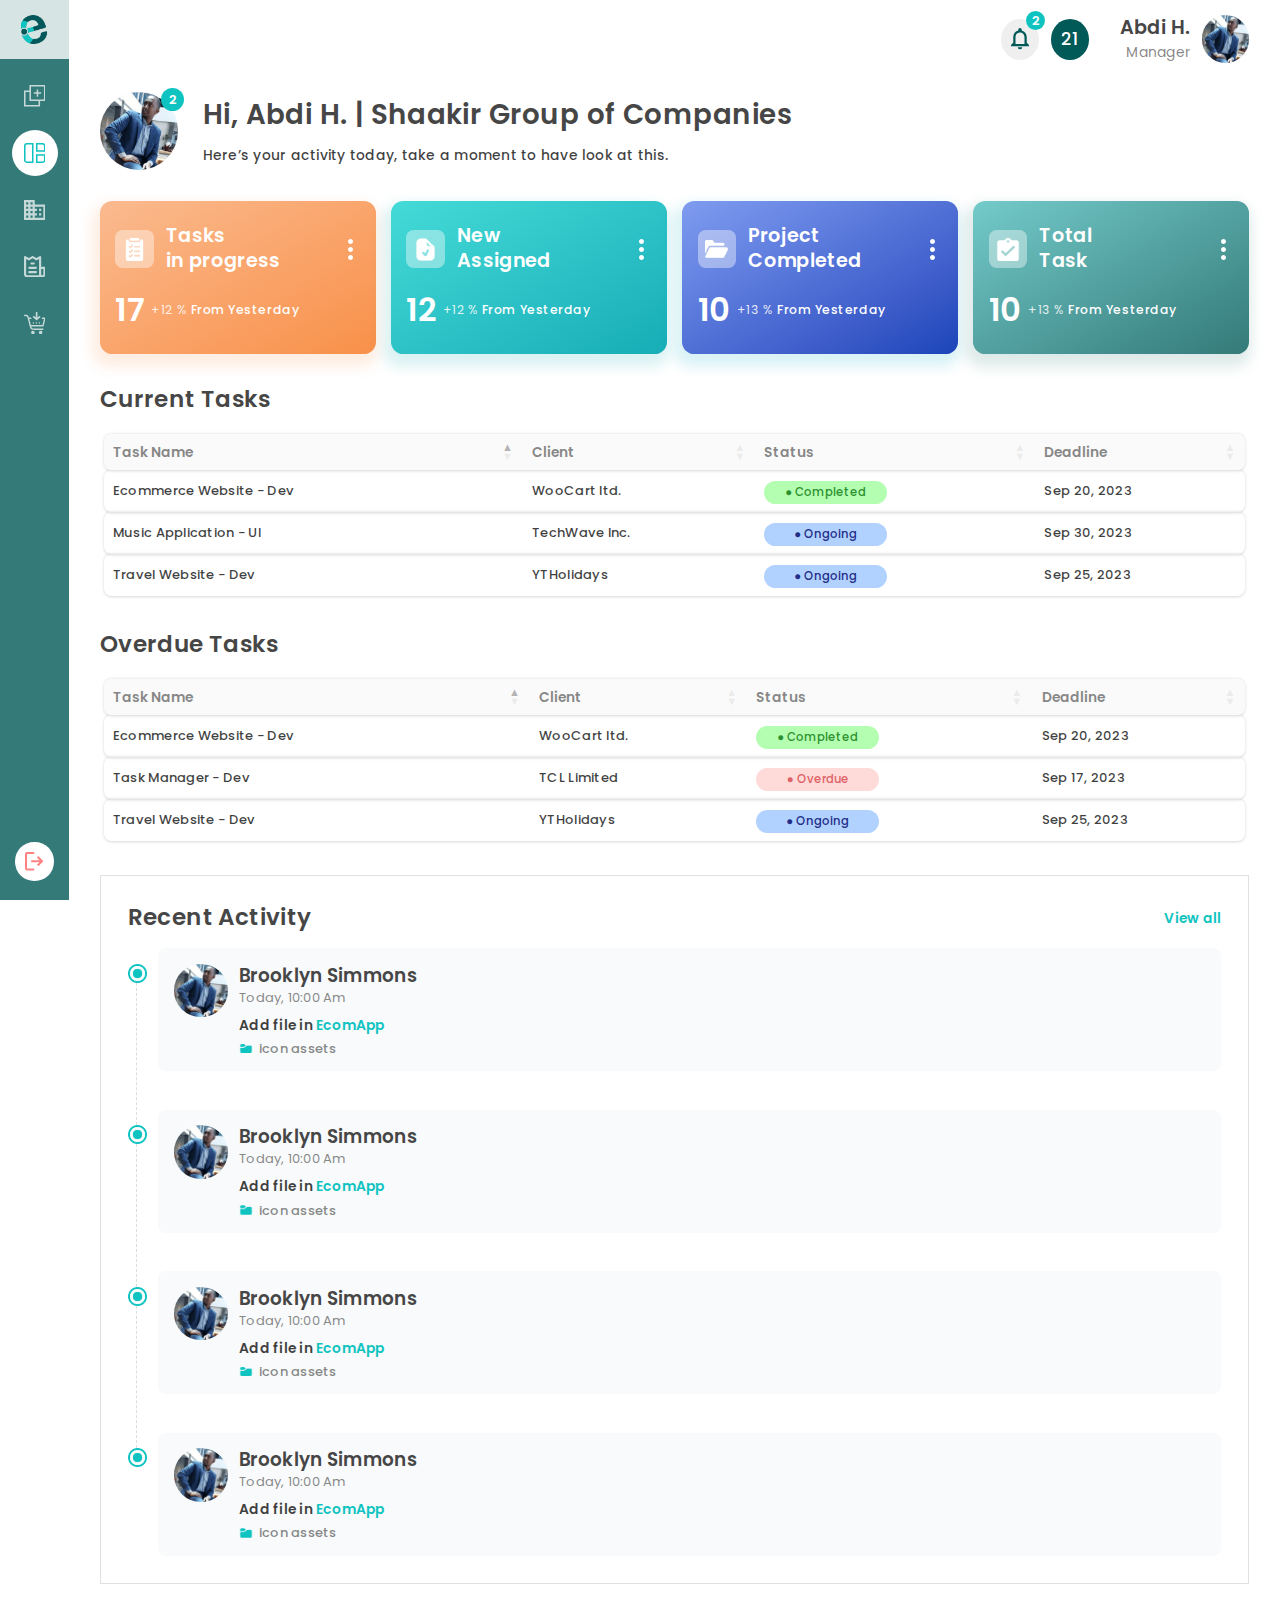
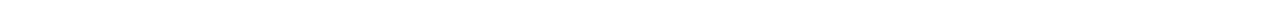
<file: staff-dashboard.html>
<!DOCTYPE html>
<html lang="en">
  <head>
    <meta charset="utf-8" />
    <meta http-equiv="X-UA-Compatible" content="IE=edge" />

    <title>Staff Dashboard Page</title>

    <!-- Meta Tags -->
    <meta
      name="viewport"
      content="width=device-width, initial-scale=1, shrink-to-fit=no"
    />
    <meta name="description" content="" />
    <meta name="keywords" content="" />
    <meta name="author" content="" />

    <!-- Google Custom Font -->
    <link rel="stylesheet" href="fonts/stylesheet.css" />

    <!-- Custom CSS File -->
    <link rel="stylesheet" href="css/normalize.min.css" />

    <!-- jQuery Table -->
    <link rel="stylesheet" href="css/jquery.dataTables.min.css" />

    <link rel="stylesheet" href="css/main.css" />
    <link rel="stylesheet" href="css/responsive.css" />

    <meta name="theme-color" content="#fafafa" />
  </head>

  <body>
    <!-- Modals Area -->
    <div
      class="modal micromodal-slide modal-task-assign"
      id="modal-task-assign"
      aria-hidden="true"
    >
      <div class="modal__overlay" tabindex="-1" data-micromodal-close>
        <div
          class="modal__container"
          role="dialog"
          aria-modal="true"
          aria-labelledby="modal-task-assign-title"
        >
          <button
            class="modal__close"
            aria-label="Close modal"
            data-micromodal-close
          >
            <img src="images/modal-close.png" alt="close" />
          </button>

          <div class="modal__content">
            <div class="task-assign-modal-content">
              <div class="task-assign-client">
                <h4 class="heading--20">Client <span>AI Xaramayn</span></h4>
              </div>

              <div class="task-assign-modal-table-wrapper">
                <table class="task-assign-modal-table">
                  <thead>
                    <tr>
                      <th>Task Name</th>
                      <th>Design</th>
                      <th>Production</th>
                    </tr>
                  </thead>
                  <tbody>
                    <tr>
                      <td>Logo Design</td>
                      <td>
                        <div class="task-assign-labels">
                          <button class="task-assign-label">
                            <img src="images/deadline.png" alt="due date" />
                            Due date
                          </button>

                          <button class="task-assign-label">
                            <img src="images/assign-user.png" alt="due date" />
                            Assignee
                          </button>

                          <div class="check-input">
                            <input
                              class="check-input-style"
                              type="checkbox"
                              checked
                              id="logo-design-required"
                              name="logo-design-required"
                              value="logo-design-required"
                            />

                            <label for="logo-design-required">Required</label>
                          </div>
                        </div>
                      </td>
                      <td>
                        <div class="task-assign-labels">
                          <button class="task-assign-label">
                            <img src="images/deadline.png" alt="due date" />
                            Due date
                          </button>

                          <button class="task-assign-label">
                            <img src="images/assign-user.png" alt="due date" />
                            Assignee
                          </button>

                          <div class="check-input">
                            <input
                              class="check-input-style"
                              type="checkbox"
                              id="logo-production-required"
                              name="logo-production-required"
                              value="logo-production-required"
                            />

                            <label for="logo-production-required">
                              Required</label
                            >
                          </div>
                        </div>
                      </td>
                    </tr>

                    <tr>
                      <td>Brochure Design</td>
                      <td>
                        <div class="task-assign-labels">
                          <button class="task-assign-label">
                            <img src="images/deadline.png" alt="due date" />
                            Due date
                          </button>

                          <button class="task-assign-label">
                            <img src="images/assign-user.png" alt="due date" />
                            Assignee
                          </button>

                          <div class="check-input">
                            <input
                              class="check-input-style"
                              type="checkbox"
                              id="brochure-design-required"
                              name="brochure-design-required"
                              value="brochure-design-required"
                            />

                            <label for="brochure-design-required">
                              Required</label
                            >
                          </div>
                        </div>
                      </td>
                      <td>
                        <div class="task-assign-labels">
                          <button class="task-assign-label">
                            <img src="images/deadline.png" alt="due date" />
                            Due date
                          </button>

                          <button class="task-assign-label">
                            <img src="images/assign-user.png" alt="due date" />
                            Assignee
                          </button>

                          <div class="check-input">
                            <input
                              class="check-input-style"
                              type="checkbox"
                              checked
                              id="brochure-production-required"
                              name="brochure-production-required"
                              value="brochure-production-required"
                            />

                            <label for="brochure-production-required">
                              Required</label
                            >
                          </div>
                        </div>
                      </td>
                    </tr>
                  </tbody>
                </table>
              </div>

              <div class="task-assign-btns custom-btns">
                <button
                  data-micromodal-close
                  class="task-assign-btn custom-btn custom-btn--white"
                >
                  Cancel
                </button>
                <button class="task-assign-btn custom-btn">Add task</button>
              </div>
            </div>
          </div>
        </div>
      </div>
    </div>

    <div
      class="modal micromodal-slide modal-task-comments"
      id="modal-task-comments"
      aria-hidden="true"
    >
      <div class="modal__overlay" tabindex="-1" data-micromodal-close>
        <div
          class="modal__container"
          role="dialog"
          aria-modal="true"
          aria-labelledby="modal-task-comments-title"
        >
          <div class="modal__header">
            <div class="task-modal-intro">
              <h5 class="heading--22">Logo Design</h5>
              <p class="desc--16">AI Xaramayn</p>
            </div>

            <button
              class="modal__close"
              aria-label="Close modal"
              data-micromodal-close
            >
              <img src="images/modal-close.png" alt="close" />
            </button>
          </div>

          <div class="modal__content">
            <div class="modal-task-comments-content">
              <div class="modal-task-comments-content__main">
                <div class="modal-task-comments-content__details">
                  <p>Waxaa qasab ah in la ilaaliyo</p>

                  <ol class="modal-task-comments-content__details-list">
                    <li>
                      <p>Menu yada u jiro</p>
                    </li>
                    <li>
                      <p>Color Branding</p>
                    </li>
                    <li>
                      <p>Dynamic laga dhigo meel kasta</p>
                    </li>
                    <li>
                      <p>Lifaaqa notes ka eeg</p>
                    </li>
                  </ol>
                </div>

                <div class="basic-accordion comment-accordion">
                  <!-- Single Faq -->
                  <div class="basic-accordion__item">
                    <a href="#" class="accordion__question">
                      <img
                        class="accordion__arrow"
                        src="images/down-arrow.png"
                        alt="arrow"
                      />

                      <h5 class="heading--20">Comments <span>(8)</span></h5>
                    </a>

                    <div class="accordion__answer">
                      <div class="all-comment-items">
                        <!-- Single Item -->
                        <div class="all-comment-item">
                          <img src="images/user.png" alt="user" />

                          <div class="all-comment-item__info">
                            <div class="all-comment-item__header">
                              <h5 class="heading--22">Ali</h5>
                              <p class="desc--16">Sep 3 10:41 AM</p>
                            </div>

                            <div class="all-comment-item__desc">
                              <p>
                                Lorem ipsum dolor sit amet consectetur
                                adipisicing elit. Doloremque earum voluptatum
                                hic dolores perspiciatis beatae nostrum quo
                                velit.
                              </p>
                            </div>
                          </div>
                        </div>
                        <!-- Single Item -->

                        <!-- Single Item -->
                        <div class="all-comment-item">
                          <img src="images/user.png" alt="user" />

                          <div class="all-comment-item__info">
                            <div class="all-comment-item__header">
                              <h5 class="heading--22">Ali</h5>
                              <p class="desc--16">Sep 3 10:41 AM</p>
                            </div>

                            <div class="all-comment-item__desc">
                              <p>
                                Lorem ipsum dolor sit amet consectetur
                                adipisicing elit. Doloremque earum voluptatum
                                hic dolores perspiciatis beatae nostrum quo
                                velit.
                              </p>
                            </div>
                          </div>
                        </div>
                        <!-- Single Item -->

                        <!-- Single Item -->
                        <div class="all-comment-item">
                          <img src="images/user.png" alt="user" />

                          <div class="all-comment-item__info">
                            <div class="all-comment-item__header">
                              <h5 class="heading--22">Ali</h5>
                              <p class="desc--16">Sep 3 10:41 AM</p>
                            </div>

                            <div class="all-comment-item__desc">
                              <p>
                                Lorem ipsum dolor sit amet consectetur
                                adipisicing elit. Doloremque earum voluptatum
                                hic dolores perspiciatis beatae nostrum quo
                                velit.
                              </p>
                            </div>
                          </div>
                        </div>
                        <!-- Single Item -->
                      </div>
                    </div>
                  </div>
                  <!-- Single Faq -->
                </div>

                <div class="modal-comment-box">
                  <div class="custom-btns comment-tab-btns">
                    <button class="custom-btn comment-tab-btn--active">
                      Notify
                    </button>

                    <button class="custom-btn custom-btn--transparent">
                      Nobody
                    </button>
                  </div>

                  <textarea
                    name="comment-box"
                    id="comment-box"
                    placeholder="Comment"
                  ></textarea>

                  <div class="modal-comment-box__bottom-btns">
                    <button class="attachment-btn">
                      <img src="images/attachment.png" alt="attachment" />
                    </button>

                    <div class="custom-btns">
                      <button class="custom-btn custom-btn--transparent">
                        Cancel
                      </button>

                      <button class="custom-btn">Comment</button>
                    </div>
                  </div>
                </div>
              </div>

              <div class="modal-task-comments-content__sidebar">
                <div class="modal-task-comments-content__sidebar-items">
                  <!-- Single Item -->
                  <div class="modal-task-comments-content__sidebar-item">
                    <h3 class="heading--20">Assigned by</h3>
                    <div class="modal-task-comments-content__sidebar-item-name">
                      <p>Ahmed</p>
                    </div>
                  </div>
                  <!-- Single Item -->

                  <!-- Single Item -->
                  <div class="modal-task-comments-content__sidebar-item">
                    <h3 class="heading--20">Assignee</h3>
                    <div class="modal-task-comments-content__sidebar-item-name">
                      <div class="dashboard-sidebar-team__item">
                        <img src="images/user.png" alt="team" />
                      </div>

                      <p>aazizmaxamed21</p>
                    </div>
                  </div>
                  <!-- Single Item -->

                  <!-- Single Item -->
                  <div class="modal-task-comments-content__sidebar-item">
                    <h3 class="heading--20">Due date</h3>
                    <div class="modal-task-comments-content__sidebar-item-name">
                      <img src="images/deadline.png" alt="calender" />

                      <p>Nov 30</p>
                    </div>
                  </div>
                  <!-- Single Item -->
                </div>
              </div>
            </div>
          </div>
        </div>
      </div>
    </div>

    <div
      class="modal micromodal-slide modal-task-status"
      id="modal-task-status"
      aria-hidden="true"
    >
      <div class="modal__overlay" tabindex="-1" data-micromodal-close>
        <div
          class="modal__container"
          role="dialog"
          aria-modal="true"
          aria-labelledby="modal-task-assign-title"
        >
          <button
            class="modal__close"
            aria-label="Close modal"
            data-micromodal-close
          >
            <img src="images/modal-close.png" alt="close" />
          </button>

          <div class="modal__content">
            <div class="status-modal-content">
              <div class="status-modal-content__header">
                <h3 class="heading--22">Change project status</h3>

                <select
                  name="selectedStatus"
                  id="selectedStatus"
                  class="input-style select-input-style"
                >
                  <option value="ongoing">Ongoing</option>
                  <option value="overdue">Overdue</option>
                  <option value="completed">Completed</option>
                </select>
              </div>

              <div class="status-modal-content__main">
                <h5 class="heading--20">Travel Website - Dev</h5>

                <p class="desc--18">TechWave Inc.</p>
              </div>

              <div class="task-assign-btns custom-btns">
                <button
                  data-micromodal-close
                  class="custom-btn custom-btn--transparent"
                >
                  Cancel
                </button>
                <button class="custom-btn">Done</button>
              </div>
            </div>
          </div>
        </div>
      </div>
    </div>
    <!-- Modals Area -->

    <div class="main-layout">
      <!-- Sidebar Area -->
      <aside class="nav-sidebar-wrapper">
        <button class="sidebar-close-btn">
          <img src="images/close.png" alt="close" />
        </button>

        <div class="nav-sidebar">
          <nav class="nav-sidebar-content">
            <div class="nav-sidebar__top">
              <button class="sidebar-logo sidebar-expand-btn" href="#">
                <img
                  class="sidebar-logo--default"
                  src="images/logo-icon.png"
                  alt="hamburger icon"
                />
                <img
                  class="sidebar-logo--expand"
                  src="images/logo.png"
                  alt="hamburger icon"
                />
              </button>

              <ul class="nav-sidebar__links">
                <!-- Nav Item -->
                <li>
                  <a
                    class="nav-sidebar__link nav-sidebar__link--stroke-icon"
                    href="#"
                    data-tippy-content="New"
                  >
                    <svg
                      xmlns="http://www.w3.org/2000/svg"
                      width="28"
                      height="28"
                      viewBox="0 0 28 28"
                      fill="none"
                    >
                      <path
                        d="M12.8182 10.4545H22.2727M17.5455 15.1818V5.72727M19.9091 19.9091V27H1V8.09091H8.09091M8.09091 1H27V19.9091H8.09091V1Z"
                        stroke="white"
                        stroke-opacity="0.85"
                        stroke-width="2"
                      />
                    </svg>
                  </a>
                </li>
                <!-- Nav Item -->

                <!-- Nav Item -->
                <li>
                  <a
                    class="nav-sidebar__link nav-sidebar__link--active nav-sidebar__link--stroke-icon"
                    href="#"
                    data-tippy-content="Tasks"
                  >
                    <svg
                      xmlns="http://www.w3.org/2000/svg"
                      width="28"
                      height="26"
                      viewBox="0 0 28 26"
                      fill="none"
                    >
                      <path
                        d="M1 3.66667C1 2.95942 1.27393 2.28115 1.76152 1.78105C2.24912 1.28095 2.91044 1 3.6 1H11.4V25H3.6C2.91044 25 2.24912 24.719 1.76152 24.219C1.27393 23.7189 1 23.0406 1 22.3333V3.66667ZM16.6 1H24.4C25.0896 1 25.7509 1.28095 26.2385 1.78105C26.7261 2.28115 27 2.95942 27 3.66667V10.3333H16.6V1ZM16.6 15.6667H27V22.3333C27 23.0406 26.7261 23.7189 26.2385 24.219C25.7509 24.719 25.0896 25 24.4 25H16.6V15.6667Z"
                        stroke="white"
                        stroke-width="2"
                      />
                    </svg>
                  </a>
                </li>
                <!-- Nav Item -->

                <!-- Nav Item -->
                <li>
                  <a
                    class="nav-sidebar__link"
                    href="#"
                    data-tippy-content="Completed"
                  >
                    <svg
                      xmlns="http://www.w3.org/2000/svg"
                      width="28"
                      height="26"
                      viewBox="0 0 28 26"
                      fill="none"
                    >
                      <path
                        d="M22.4 17.3333H19.6V20.2222H22.4M22.4 11.5556H19.6V14.4444H22.4M25.2 23.1111H14V20.2222H16.8V17.3333H14V14.4444H16.8V11.5556H14V8.66667H25.2M11.2 5.77778H8.4V2.88889H11.2M11.2 11.5556H8.4V8.66667H11.2M11.2 17.3333H8.4V14.4444H11.2M11.2 23.1111H8.4V20.2222H11.2M5.6 5.77778H2.8V2.88889H5.6M5.6 11.5556H2.8V8.66667H5.6M5.6 17.3333H2.8V14.4444H5.6M5.6 23.1111H2.8V20.2222H5.6M14 5.77778V0H0V26H28V5.77778H14Z"
                        fill="white"
                        fill-opacity="0.85"
                      />
                    </svg>
                  </a>
                </li>
                <!-- Nav Item -->

                <!-- Nav Item -->
                <li>
                  <a
                    class="nav-sidebar__link"
                    href="#"
                    data-tippy-content="Overdue"
                  >
                    <svg
                      xmlns="http://www.w3.org/2000/svg"
                      width="28"
                      height="28"
                      viewBox="0 0 28 28"
                      fill="none"
                    >
                      <path
                        d="M15.4 19.6017H7.00001C6.62871 19.6017 6.27261 19.7491 6.01006 20.0116C5.74751 20.2741 5.60001 20.6302 5.60001 21.0014C5.60001 21.3726 5.74751 21.7286 6.01006 21.9911C6.27261 22.2536 6.62871 22.4011 7.00001 22.4011H15.4C15.7713 22.4011 16.1274 22.2536 16.39 21.9911C16.6525 21.7286 16.8 21.3726 16.8 21.0014C16.8 20.6302 16.6525 20.2741 16.39 20.0116C16.1274 19.7491 15.7713 19.6017 15.4 19.6017ZM9.80001 11.2033H12.6C12.9713 11.2033 13.3274 11.0559 13.59 10.7934C13.8525 10.5309 14 10.1748 14 9.80362C14 9.43239 13.8525 9.07636 13.59 8.81386C13.3274 8.55136 12.9713 8.40389 12.6 8.40389H9.80001C9.42871 8.40389 9.07261 8.55136 8.81006 8.81386C8.54751 9.07636 8.40001 9.43239 8.40001 9.80362C8.40001 10.1748 8.54751 10.5309 8.81006 10.7934C9.07261 11.0559 9.42871 11.2033 9.80001 11.2033ZM26.6 14.0028H22.4V1.40529C22.401 1.15864 22.3368 0.916116 22.2138 0.702269C22.0909 0.488423 21.9136 0.310849 21.7 0.187527C21.4872 0.064676 21.2458 0 21 0C20.7543 0 20.5128 0.064676 20.3 0.187527L16.1 2.59505L11.9 0.187527C11.6872 0.064676 11.4458 0 11.2 0C10.9543 0 10.7128 0.064676 10.5 0.187527L6.30001 2.59505L2.10001 0.187527C1.88718 0.064676 1.64576 0 1.40001 0C1.15426 0 0.912838 0.064676 0.700011 0.187527C0.486365 0.310849 0.309105 0.488423 0.18618 0.702269C0.0632559 0.916116 -0.000968358 1.15864 1.1036e-05 1.40529V23.8008C1.1036e-05 24.9145 0.44251 25.9826 1.23016 26.7701C2.01781 27.5576 3.0861 28 4.20001 28H23.8C24.9139 28 25.9822 27.5576 26.7698 26.7701C27.5575 25.9826 28 24.9145 28 23.8008V15.4025C28 15.0313 27.8525 14.6753 27.59 14.4128C27.3274 14.1503 26.9713 14.0028 26.6 14.0028ZM4.20001 25.2006C3.82871 25.2006 3.47261 25.0531 3.21006 24.7906C2.94751 24.5281 2.80001 24.1721 2.80001 23.8008V3.8268L5.60001 5.42249C5.81608 5.53532 6.05624 5.59425 6.30001 5.59425C6.54378 5.59425 6.78394 5.53532 7.00001 5.42249L11.2 3.01497L15.4 5.42249C15.6161 5.53532 15.8562 5.59425 16.1 5.59425C16.3438 5.59425 16.5839 5.53532 16.8 5.42249L19.6 3.8268V23.8008C19.6038 24.2783 19.689 24.7517 19.852 25.2006H4.20001ZM25.2 23.8008C25.2 24.1721 25.0525 24.5281 24.79 24.7906C24.5274 25.0531 24.1713 25.2006 23.8 25.2006C23.4287 25.2006 23.0726 25.0531 22.8101 24.7906C22.5475 24.5281 22.4 24.1721 22.4 23.8008V16.8022H25.2V23.8008ZM15.4 14.0028H7.00001C6.62871 14.0028 6.27261 14.1503 6.01006 14.4128C5.74751 14.6753 5.60001 15.0313 5.60001 15.4025C5.60001 15.7737 5.74751 16.1298 6.01006 16.3923C6.27261 16.6548 6.62871 16.8022 7.00001 16.8022H15.4C15.7713 16.8022 16.1274 16.6548 16.39 16.3923C16.6525 16.1298 16.8 15.7737 16.8 15.4025C16.8 15.0313 16.6525 14.6753 16.39 14.4128C16.1274 14.1503 15.7713 14.0028 15.4 14.0028Z"
                        fill="white"
                        fill-opacity="0.85"
                      />
                    </svg>
                  </a>
                </li>
                <!-- Nav Item -->

                <!-- Nav Item -->
                <li>
                  <a
                    class="nav-sidebar__link"
                    href="#"
                    data-tippy-content="Recent"
                  >
                    <svg
                      xmlns="http://www.w3.org/2000/svg"
                      width="28"
                      height="29"
                      viewBox="0 0 28 29"
                      fill="none"
                    >
                      <path
                        d="M10.2101 9.13217H6.88555C7.06468 9.81709 7.23855 10.4599 7.41241 11.1079C7.9182 13.0011 8.42047 14.8943 8.91923 16.7875C8.97718 17.0088 9.06152 17.0773 9.28807 17.0773H23.6767C23.8558 17.0773 23.9612 17.0509 24.0138 16.8349C24.6197 14.3376 25.2467 11.8403 25.8631 9.34293C25.8676 9.27451 25.8676 9.20586 25.8631 9.13744H22.7863L23.8874 7.29343C24.9095 7.29343 25.9949 7.29343 27.1118 7.29343C27.2523 7.29294 27.3908 7.32592 27.516 7.38958C27.6412 7.45323 27.7494 7.54574 27.8318 7.6595C27.9142 7.77327 27.9683 7.90503 27.9897 8.04385C28.0111 8.18266 27.9991 8.32456 27.9548 8.45784C27.1575 11.6998 26.3567 14.94 25.5523 18.1784C25.5125 18.3927 25.398 18.586 25.2292 18.7239C25.0604 18.8619 24.8482 18.9355 24.6303 18.9319C24.5144 18.9319 24.3985 18.9319 24.2826 18.9319H9.39342C9.68846 19.5852 9.92032 20.1858 10.2259 20.7442C10.3818 20.9706 10.5927 21.1537 10.8388 21.2762C11.0848 21.3988 11.3579 21.4569 11.6326 21.4449C11.9214 21.4749 12.2116 21.489 12.5019 21.4871H24.0297C24.193 21.4871 24.3563 21.4871 24.5144 21.4871C24.7451 21.5096 24.9588 21.6187 25.1123 21.7924C25.2659 21.9661 25.3479 22.1915 25.3419 22.4233C25.3359 22.655 25.2423 22.876 25.0799 23.0415C24.9176 23.207 24.6985 23.3048 24.4669 23.3153H24.2193C20.3785 23.3153 16.5377 23.3153 12.6916 23.3153C12.1132 23.311 11.5358 23.267 10.9635 23.1836C10.3805 23.1245 9.82541 22.9045 9.36023 22.5481C8.89505 22.1918 8.53808 21.7132 8.32915 21.1658C7.93339 20.1655 7.60081 19.1413 7.33337 18.0994C6.3376 14.4113 5.37346 10.6812 4.3935 6.97205C4.08265 5.79715 3.58741 5.39146 2.36509 5.39146C1.9278 5.39146 1.48523 5.39146 1.04266 5.39146C0.911157 5.40542 0.778208 5.39158 0.652404 5.35081C0.5266 5.31005 0.410761 5.24329 0.312439 5.15485C0.214116 5.06641 0.135499 4.95826 0.0816791 4.83746C0.0278591 4.71666 0 4.58588 0 4.45363C0 4.32139 0.0278591 4.19067 0.0816791 4.06987C0.135499 3.94907 0.214116 3.84092 0.312439 3.75248C0.410761 3.66404 0.5266 3.59728 0.652404 3.55651C0.778208 3.51574 0.911157 3.50191 1.04266 3.51586C1.76228 3.49725 2.48231 3.5289 3.19751 3.61066C4.80971 3.86356 5.73177 4.89093 6.14272 6.43464C6.36927 7.29869 6.36922 7.29343 7.2807 7.29343C7.80756 7.29343 8.33442 7.29343 8.86128 7.29343C8.9214 7.30324 8.97858 7.32633 9.02869 7.36096C9.07881 7.39558 9.12064 7.44088 9.15108 7.49364C9.36611 8.11755 9.72954 8.67986 10.2101 9.13217Z"
                        fill="white"
                        fill-opacity="0.85"
                      />
                      <path
                        d="M15.3516 7.26712V5.61804C15.3516 4.1481 15.3516 2.67287 15.3516 1.19766C15.3366 1.04615 15.3536 0.893189 15.4013 0.748618C15.449 0.604047 15.5265 0.471048 15.6288 0.35823C15.731 0.245413 15.8557 0.155281 15.9949 0.0935772C16.1341 0.0318739 16.2846 0 16.4369 0C16.5891 0 16.7397 0.0318739 16.8789 0.0935772C17.0181 0.155281 17.1428 0.245413 17.2451 0.35823C17.3473 0.471048 17.4247 0.604047 17.4725 0.748618C17.5202 0.893189 17.5372 1.04615 17.5222 1.19766C17.5222 3.06802 17.5222 4.93839 17.5222 6.80348V7.2513C17.6434 7.16701 17.7277 7.1196 17.8015 7.06164L19.4874 5.66017C19.5936 5.54734 19.7224 5.45832 19.8655 5.39892C20.0085 5.33953 20.1625 5.31116 20.3173 5.31564C20.4722 5.32012 20.6243 5.35734 20.7637 5.42491C20.9031 5.49247 21.0265 5.5888 21.126 5.70757C21.2174 5.82501 21.2843 5.95962 21.3228 6.10342C21.3612 6.24722 21.3704 6.39727 21.3498 6.54468C21.3291 6.69209 21.2791 6.83392 21.2026 6.96163C21.1262 7.08934 21.0248 7.20034 20.9047 7.28816C19.6507 8.34188 18.3845 9.37805 17.106 10.3967C16.9214 10.5622 16.6822 10.6537 16.4342 10.6537C16.1863 10.6537 15.9471 10.5622 15.7625 10.3967C14.498 9.37454 13.2389 8.34541 11.9849 7.30925C11.8575 7.22204 11.7499 7.10901 11.6691 6.97752C11.5882 6.84602 11.5359 6.69899 11.5155 6.54597C11.4951 6.39295 11.5071 6.2374 11.5508 6.08934C11.5944 5.94127 11.6688 5.80403 11.7689 5.68654C11.866 5.57004 11.9867 5.47529 12.1229 5.40851C12.2591 5.34172 12.4078 5.30438 12.5594 5.29892C12.711 5.29345 12.8621 5.32 13.0028 5.3768C13.1434 5.4336 13.2705 5.51939 13.3758 5.62859C14.0186 6.16599 14.6508 6.68758 15.3516 7.26712Z"
                        fill="white"
                        fill-opacity="0.85"
                      />
                      <path
                        d="M21.6325 24.4481C22.0845 24.4451 22.5272 24.577 22.9037 24.827C23.2803 25.077 23.5737 25.4337 23.7463 25.8514C23.919 26.2692 23.963 26.7289 23.8728 27.1719C23.7826 27.6148 23.5623 28.0207 23.2401 28.3377C22.9178 28.6547 22.5083 28.8682 22.064 28.9511C21.6196 29.034 21.1607 28.9823 20.7458 28.8028C20.331 28.6233 19.9792 28.3241 19.7355 27.9434C19.4917 27.5628 19.3671 27.118 19.3776 26.6662C19.3845 26.0736 19.6255 25.5079 20.0479 25.0924C20.4704 24.6769 21.0399 24.4453 21.6325 24.4481Z"
                        fill="white"
                        fill-opacity="0.85"
                      />
                      <path
                        d="M11.6799 24.4481C12.2845 24.4523 12.8629 24.6958 13.2884 25.1253C13.714 25.5548 13.9521 26.1353 13.9507 26.7399C13.933 27.3387 13.6836 27.9072 13.2552 28.3259C12.8267 28.7445 12.2526 28.9805 11.6536 28.9844C11.3465 28.9992 11.0396 28.9515 10.7516 28.8442C10.4635 28.7369 10.2002 28.5722 9.97768 28.3601C9.75513 28.1481 9.57798 27.893 9.45693 27.6104C9.33587 27.3279 9.27344 27.0236 9.27344 26.7162C9.27344 26.4088 9.33587 26.1046 9.45693 25.822C9.57798 25.5395 9.75513 25.2844 9.97768 25.0723C10.2002 24.8603 10.4635 24.6956 10.7516 24.5883C11.0396 24.481 11.3465 24.4333 11.6536 24.4481H11.6799Z"
                        fill="white"
                        fill-opacity="0.85"
                      />
                      <path
                        d="M11.5279 14.2322V13.816C11.5279 13.6441 11.5962 13.4793 11.7177 13.3577C11.8393 13.2362 12.0041 13.168 12.176 13.168C12.3478 13.168 12.5127 13.2362 12.6342 13.3577C12.7557 13.4793 12.824 13.6441 12.824 13.816C12.824 14.1181 12.824 14.4184 12.824 14.717C12.8256 14.8008 12.8098 14.8841 12.7778 14.9616C12.7458 15.0391 12.6982 15.1093 12.6379 15.1676C12.5776 15.2259 12.5059 15.2712 12.4273 15.3006C12.3488 15.33 12.265 15.343 12.1812 15.3386C12.0947 15.3431 12.0082 15.3295 11.9273 15.2986C11.8463 15.2677 11.7727 15.2202 11.7112 15.1592C11.6497 15.0982 11.6016 15.0249 11.5701 14.9443C11.5385 14.8636 11.5242 14.7772 11.5279 14.6906V14.2322Z"
                        fill="white"
                        fill-opacity="0.85"
                      />
                      <path
                        d="M16.68 14.2691V14.6853C16.6853 14.7721 16.6722 14.859 16.6416 14.9403C16.611 15.0216 16.5636 15.0955 16.5024 15.1572C16.4412 15.2189 16.3676 15.267 16.2865 15.2983C16.2055 15.3295 16.1187 15.3433 16.0319 15.3386C15.9477 15.3449 15.8633 15.333 15.7841 15.3037C15.7049 15.2745 15.6329 15.2286 15.573 15.1692C15.5131 15.1098 15.4666 15.0382 15.4367 14.9593C15.4068 14.8803 15.3942 14.7959 15.3997 14.7117C15.3997 14.3851 15.3997 14.0584 15.3997 13.737C15.4016 13.6581 15.4196 13.5804 15.4526 13.5086C15.4856 13.4369 15.5329 13.3727 15.5916 13.3199C15.6503 13.2671 15.7192 13.2269 15.794 13.2017C15.8688 13.1765 15.9479 13.1668 16.0266 13.1733C16.1077 13.1644 16.1897 13.1727 16.2674 13.1974C16.3451 13.2222 16.4168 13.2628 16.4778 13.3169C16.5388 13.371 16.5879 13.4373 16.6218 13.5114C16.6557 13.5856 16.6737 13.666 16.6747 13.7475C16.6747 13.9214 16.6747 14.0952 16.6747 14.2744L16.68 14.2691Z"
                        fill="white"
                        fill-opacity="0.85"
                      />
                      <path
                        d="M19.2509 14.2322V13.816C19.2425 13.7294 19.2528 13.642 19.2811 13.5598C19.3095 13.4776 19.3552 13.4025 19.4152 13.3395C19.4751 13.2765 19.548 13.2272 19.6287 13.1948C19.7095 13.1625 19.7962 13.1479 19.8831 13.1521C19.9706 13.1432 20.0591 13.1537 20.142 13.1831C20.225 13.2124 20.3005 13.2598 20.363 13.3217C20.4254 13.3837 20.4734 13.4588 20.5034 13.5415C20.5333 13.6242 20.5447 13.7126 20.5364 13.8002C20.5364 14.1111 20.5364 14.4271 20.5364 14.738C20.5219 14.8978 20.4482 15.0463 20.3298 15.1545C20.2113 15.2627 20.0567 15.3227 19.8963 15.3227C19.7359 15.3227 19.5813 15.2627 19.4628 15.1545C19.3444 15.0463 19.2706 14.8978 19.2561 14.738C19.2456 14.5799 19.2509 14.4166 19.2509 14.2322Z"
                        fill="white"
                        fill-opacity="0.85"
                      />
                    </svg>
                  </a>
                </li>
                <!-- Nav Item -->
              </ul>
            </div>

            <div class="nav-sidebar__bottom">
              <ul class="nav-sidebar__links">
                <!-- Nav Item -->
                <li>
                  <a
                    class="nav-sidebar__link nav-sidebar__link--active"
                    href="#"
                    data-tippy-content="Logout"
                  >
                    <svg
                      xmlns="http://www.w3.org/2000/svg"
                      width="22"
                      height="22"
                      viewBox="0 0 22 22"
                      fill="none"
                    >
                      <path
                        d="M2.44445 22C1.77222 22 1.19656 21.7604 0.717446 21.2813C0.238335 20.8022 -0.00081274 20.227 2.07508e-06 19.5556V2.44445C2.07508e-06 1.77222 0.239558 1.19656 0.718669 0.717446C1.19778 0.238335 1.77304 -0.00081274 2.44445 2.07508e-06H11V2.44445H2.44445V19.5556H11V22H2.44445ZM15.8889 17.1111L14.2083 15.3389L17.325 12.2222H7.33333V9.77778H17.325L14.2083 6.66111L15.8889 4.88889L22 11L15.8889 17.1111Z"
                        fill="#FF0000"
                        fill-opacity="0.7"
                      />
                    </svg>
                  </a>
                </li>
                <!-- Nav Item -->
              </ul>
            </div>
          </nav>
        </div>
      </aside>
      <!-- Sidebar Area -->

      <!-- Main Content -->
      <div class="main-content">
        <!-- Header Area -->
        <header class="header">
          <div class="header__left">
            <!-- Mobile Hamburger -->
            <button class="mobile-toggler">
              <svg
                xmlns="http://www.w3.org/2000/svg"
                width="38"
                height="26"
                viewBox="0 0 38 26"
                fill="none"
              >
                <path
                  d="M2 2H16"
                  stroke="white"
                  stroke-width="3.5"
                  stroke-linecap="round"
                />
                <path
                  d="M2 13H36"
                  stroke="white"
                  stroke-width="3.5"
                  stroke-linecap="round"
                />
                <path
                  d="M2 24H27"
                  stroke="white"
                  stroke-width="3.5"
                  stroke-linecap="round"
                />
              </svg>
            </button>
            <!-- Mobile Hamburger -->
          </div>

          <div class="header__right">
            <div class="header__right-btns">
              <button class="circle-content">
                <img src="images/bell.svg" alt="bell" />

                <div class="alert-badge alert-badge">
                  <p class="desc--15">2</p>
                </div>
              </button>

              <!-- Single Date -->
              <div
                class="dashboard-calendar__date dashboard-calendar__date--today"
              >
                <div class="circle-content circle-content--date">
                  <h5 class="heading--20">21</h5>
                </div>

                <div class="dashboard-calendar__date-dots">
                  <div
                    class="dashboard-calendar__date-dot dashboard-calendar__date-dot--pest"
                  ></div>

                  <div
                    class="dashboard-calendar__date-dot dashboard-calendar__date-dot--yellow"
                  ></div>

                  <div
                    class="dashboard-calendar__date-dot dashboard-calendar__date-dot--green"
                  ></div>
                </div>
              </div>
              <!-- Single Date -->
            </div>

            <div class="header__right-profile">
              <div class="header__right-profile-info">
                <h2 class="heading--22">Abdi H.</h2>
                <p class="desc--16">Manager</p>
              </div>

              <button class="circle-content circle-content--user">
                <img class="user-image" src="images/user.png" alt="user" />
              </button>
            </div>
          </div>
        </header>
        <!-- Header Area -->

        <!-- Main Inner Content -->
        <main>
          <div class="dashboard-content">
            <div class="dashboard-content__main">
              <!-- User Intro -->
              <div class="user-intro">
                <button class="circle-content circle-content--user-lg">
                  <img class="user-image" src="images/user.png" alt="user" />

                  <div class="alert-badge alert-badge--lg">
                    <p class="desc--15">2</p>
                  </div>
                </button>

                <div class="user-intro__info">
                  <h2 class="heading--30">
                    Hi, Abdi H. | Shaakir Group of Companies
                  </h2>
                  <p class="desc--16">
                    Here’s your activity today, take a moment to have look at
                    this.
                  </p>
                </div>
              </div>
              <!-- User Intro -->

              <!-- Dashboard Total Boxes -->
              <div class="dashboard-total-boxes">
                <!-- Single Box -->
                <div class="dashboard-total-box dashboard-total-box--task">
                  <div class="dashboard-total-box__header">
                    <div class="dashboard-total-box__title">
                      <div class="dashboard-total-box__icon">
                        <img src="images/tasks-progress.png" alt="" />
                      </div>

                      <h2 class="heading--22">
                        Tasks <span>in progress</span>
                      </h2>
                    </div>

                    <button class="verticle-dot-btn">
                      <img src="images/verticle-dot.svg" alt="verticle dot" />
                    </button>
                  </div>

                  <h3 class="heading--35">
                    17 <span><span>+12 %</span> From Yesterday</span>
                  </h3>
                </div>
                <!-- Single Box -->

                <!-- Single Box -->
                <div class="dashboard-total-box dashboard-total-box--assigned">
                  <div class="dashboard-total-box__header">
                    <div class="dashboard-total-box__title">
                      <div class="dashboard-total-box__icon">
                        <img src="images/assigned.png" alt="" />
                      </div>

                      <h2 class="heading--22">New <span>Assigned</span></h2>
                    </div>

                    <button class="verticle-dot-btn">
                      <img src="images/verticle-dot.svg" alt="verticle dot" />
                    </button>
                  </div>

                  <h3 class="heading--35">
                    12 <span><span>+12 %</span> From Yesterday</span>
                  </h3>
                </div>
                <!-- Single Box -->

                <!-- Single Box -->
                <div class="dashboard-total-box dashboard-total-box--project">
                  <div class="dashboard-total-box__header">
                    <div class="dashboard-total-box__title">
                      <div class="dashboard-total-box__icon">
                        <img src="images/project-completed.png" alt="" />
                      </div>

                      <h2 class="heading--22">
                        Project <span>Completed</span>
                      </h2>
                    </div>

                    <button class="verticle-dot-btn">
                      <img src="images/verticle-dot.svg" alt="verticle dot" />
                    </button>
                  </div>

                  <h3 class="heading--35">
                    10 <span><span class="">+13 %</span> From Yesterday</span>
                  </h3>
                </div>
                <!-- Single Box -->

                <!-- Single Box -->
                <div
                  class="dashboard-total-box dashboard-total-box--total-task"
                >
                  <div class="dashboard-total-box__header">
                    <div class="dashboard-total-box__title">
                      <div class="dashboard-total-box__icon">
                        <img src="images/total-task.png" alt="task" />
                      </div>

                      <h2 class="heading--22">Total <span>Task</span></h2>
                    </div>

                    <button class="verticle-dot-btn">
                      <img src="images/verticle-dot.svg" alt="verticle dot" />
                    </button>
                  </div>

                  <h3 class="heading--35">
                    10 <span><span class="">+13 %</span> From Yesterday</span>
                  </h3>
                </div>
                <!-- Single Box -->
              </div>
              <!-- Dashboard Total Boxes -->

              <!-- Current Task -->
              <div
                class="dashboard-task-table-area dashboard-task-table-area--current"
              >
                <h3 class="heading--25">Current Tasks</h3>

                <div class="dashboard-task-table-container">
                  <table id="example" class="dashboard-task-table">
                    <thead>
                      <tr>
                        <th>Task Name</th>
                        <th>Client</th>
                        <th>Status</th>
                        <th>Deadline</th>
                      </tr>
                    </thead>
                    <tbody>
                      <tr>
                        <td>
                          <div
                            class="dashboard-task-table-data dashboard-table-task-name"
                          >
                            <p>Music Application - UI</p>

                            <div class="dashboard-table-task-name__action">
                              <div class="custom-btns">
                                <button
                                  class="custom-btn"
                                  data-micromodal-trigger="modal-task-comments"
                                  data-tippy-content="Add comment"
                                >
                                  <img src="images/comment.png" alt="comment" />
                                </button>

                                <button
                                  class="custom-btn"
                                  data-micromodal-trigger="modal-task-assign"
                                  data-tippy-content="Add task"
                                >
                                  <img
                                    src="images/add-task.png"
                                    alt="add task"
                                  />
                                </button>
                              </div>
                            </div>
                          </div>
                        </td>
                        <td>
                          <div class="dashboard-task-table-data">
                            <p>TechWave Inc.</p>
                          </div>
                        </td>
                        <td>
                          <div class="dashboard-task-table-data">
                            <button
                              class="task-table-label task-table-label--ongoing"
                              data-micromodal-trigger="modal-task-status"
                            >
                              &#9679; Ongoing
                            </button>
                          </div>
                        </td>
                        <td>
                          <div class="dashboard-task-table-data">
                            <p>Sep 30, 2023</p>
                          </div>
                        </td>
                      </tr>

                      <tr>
                        <td>
                          <div
                            class="dashboard-task-table-data dashboard-table-task-name"
                          >
                            <p>Ecommerce Website - Dev</p>

                            <div class="dashboard-table-task-name__action">
                              <div class="custom-btns">
                                <button
                                  class="custom-btn"
                                  data-micromodal-trigger="modal-task-comments"
                                  data-tippy-content="Add comment"
                                >
                                  <img src="images/comment.png" alt="comment" />
                                </button>

                                <button
                                  class="custom-btn"
                                  data-micromodal-trigger="modal-task-assign"
                                  data-tippy-content="Add task"
                                >
                                  <img
                                    src="images/add-task.png"
                                    alt="add task"
                                  />
                                </button>
                              </div>
                            </div>
                          </div>
                        </td>
                        <td>
                          <div class="dashboard-task-table-data">
                            <p>WooCart ltd.</p>
                          </div>
                        </td>
                        <td>
                          <div class="dashboard-task-table-data">
                            <button
                              class="task-table-label task-table-label--completed"
                              data-micromodal-trigger="modal-task-status"
                            >
                              &#9679; Completed
                            </button>
                          </div>
                        </td>
                        <td>
                          <div class="dashboard-task-table-data">
                            <p>Sep 20, 2023</p>
                          </div>
                        </td>
                      </tr>

                      <tr>
                        <td>
                          <div
                            class="dashboard-task-table-data dashboard-table-task-name"
                          >
                            <p>Travel Website - Dev</p>

                            <div class="dashboard-table-task-name__action">
                              <div class="custom-btns">
                                <button
                                  class="custom-btn"
                                  data-micromodal-trigger="modal-task-comments"
                                  data-tippy-content="Add comment"
                                >
                                  <img src="images/comment.png" alt="comment" />
                                </button>

                                <button
                                  class="custom-btn"
                                  data-micromodal-trigger="modal-task-assign"
                                  data-tippy-content="Add task"
                                >
                                  <img
                                    src="images/add-task.png"
                                    alt="add task"
                                  />
                                </button>
                              </div>
                            </div>
                          </div>
                        </td>
                        <td>
                          <div class="dashboard-task-table-data">
                            <p>YTHolidays</p>
                          </div>
                        </td>
                        <td>
                          <div class="dashboard-task-table-data">
                            <button
                              class="task-table-label task-table-label--ongoing"
                              data-micromodal-trigger="modal-task-status"
                            >
                              &#9679; Ongoing
                            </button>
                          </div>
                        </td>
                        <td>
                          <div class="dashboard-task-table-data">
                            <p>Sep 25, 2023</p>
                          </div>
                        </td>
                      </tr>
                    </tbody>
                  </table>
                </div>
              </div>
              <!-- Current Task -->

              <!-- Overdue Task -->
              <div
                class="dashboard-task-table-area dashboard-task-table-area--current"
              >
                <h3 class="heading--25">Overdue Tasks</h3>

                <div class="dashboard-task-table-container">
                  <table id="example2" class="dashboard-task-table">
                    <thead>
                      <tr>
                        <th>Task Name</th>
                        <th>Client</th>
                        <th>Status</th>
                        <th>Deadline</th>
                      </tr>
                    </thead>
                    <tbody>
                      <tr>
                        <td>
                          <div
                            class="dashboard-task-table-data dashboard-table-task-name"
                          >
                            <p>Task Manager - Dev</p>

                            <div class="dashboard-table-task-name__action">
                              <div class="custom-btns">
                                <button
                                  class="custom-btn"
                                  data-micromodal-trigger="modal-task-comments"
                                  data-tippy-content="Add comment"
                                >
                                  <img src="images/comment.png" alt="comment" />
                                </button>

                                <button
                                  class="custom-btn"
                                  data-micromodal-trigger="modal-task-assign"
                                  data-tippy-content="Add task"
                                >
                                  <img
                                    src="images/add-task.png"
                                    alt="add task"
                                  />
                                </button>
                              </div>
                            </div>
                          </div>
                        </td>
                        <td>
                          <div class="dashboard-task-table-data">
                            <p>TCL Limited</p>
                          </div>
                        </td>
                        <td>
                          <div class="dashboard-task-table-data">
                            <button
                              class="task-table-label task-table-label--overdue"
                              data-micromodal-trigger="modal-task-status"
                            >
                              &#9679; Overdue
                            </button>
                          </div>
                        </td>
                        <td>
                          <div class="dashboard-task-table-data">
                            <p>Sep 17, 2023</p>
                          </div>
                        </td>
                      </tr>

                      <tr>
                        <td>
                          <div
                            class="dashboard-task-table-data dashboard-table-task-name"
                          >
                            <p>Ecommerce Website - Dev</p>

                            <div class="dashboard-table-task-name__action">
                              <div class="custom-btns">
                                <button
                                  class="custom-btn"
                                  data-micromodal-trigger="modal-task-comments"
                                  data-tippy-content="Add comment"
                                >
                                  <img src="images/comment.png" alt="comment" />
                                </button>

                                <button
                                  class="custom-btn"
                                  data-micromodal-trigger="modal-task-assign"
                                  data-tippy-content="Add task"
                                >
                                  <img
                                    src="images/add-task.png"
                                    alt="add task"
                                  />
                                </button>
                              </div>
                            </div>
                          </div>
                        </td>
                        <td>
                          <div class="dashboard-task-table-data">
                            <p>WooCart ltd.</p>
                          </div>
                        </td>
                        <td>
                          <div class="dashboard-task-table-data">
                            <button
                              class="task-table-label task-table-label--completed"
                              data-micromodal-trigger="modal-task-status"
                            >
                              &#9679; Completed
                            </button>
                          </div>
                        </td>
                        <td>
                          <div class="dashboard-task-table-data">
                            <p>Sep 20, 2023</p>
                          </div>
                        </td>
                      </tr>

                      <tr>
                        <td>
                          <div
                            class="dashboard-task-table-data dashboard-table-task-name"
                          >
                            <p>Travel Website - Dev</p>

                            <div class="dashboard-table-task-name__action">
                              <div class="custom-btns">
                                <button
                                  class="custom-btn"
                                  data-micromodal-trigger="modal-task-comments"
                                  data-tippy-content="Add comment"
                                >
                                  <img src="images/comment.png" alt="comment" />
                                </button>

                                <button
                                  class="custom-btn"
                                  data-micromodal-trigger="modal-task-assign"
                                  data-tippy-content="Add task"
                                >
                                  <img
                                    src="images/add-task.png"
                                    alt="add task"
                                  />
                                </button>
                              </div>
                            </div>
                          </div>
                        </td>
                        <td>
                          <div class="dashboard-task-table-data">
                            <p>YTHolidays</p>
                          </div>
                        </td>
                        <td>
                          <div class="dashboard-task-table-data">
                            <button
                              class="task-table-label task-table-label--ongoing"
                              data-micromodal-trigger="modal-task-status"
                            >
                              &#9679; Ongoing
                            </button>
                          </div>
                        </td>
                        <td>
                          <div class="dashboard-task-table-data">
                            <p>Sep 25, 2023</p>
                          </div>
                        </td>
                      </tr>
                    </tbody>
                  </table>
                </div>
              </div>
              <!-- Overdue Task -->
            </div>
            <div class="dashboard-content__sidebar">
              <!-- Dashboard Sidebar Activity -->
              <div class="dashboard-sidebar-activity">
                <div class="dashboard-section__heading">
                  <h2 class="heading--25">Recent Activity</h2>

                  <a href="#" class="desc--16">View all</a>
                </div>

                <div class="dashboard-sidebar-activity__items">
                  <!-- Single Item -->
                  <div class="dashboard-sidebar-activity__item">
                    <!-- Radio Icon -->
                    <div class="dashboard-sidebar-activity__item-radio">
                      <img src="images/radio-button.png" alt="radio" />
                    </div>
                    <!-- Radio Icon -->

                    <!-- Radio Line -->
                    <div
                      class="dashboard-sidebar-activity__item-radio-line"
                    ></div>
                    <!-- Radio Line -->

                    <div class="dashboard-sidebar-activity__user">
                      <img src="images/user.png" alt="user" />
                    </div>

                    <div class="dashboard-sidebar-activity__info">
                      <h3 class="heading--20">Brooklyn Simmons</h3>
                      <p class="dashboard-sidebar-activity__date desc--15">
                        Today, 10:00 Am
                      </p>

                      <p class="desc--16 activity--add-file">
                        Add file in <a href="#" class="desc--16">EcomApp</a>
                      </p>

                      <button class="assets-btn desc--15">
                        <img src="images/assets.png" alt="assets" />
                        icon assets
                      </button>
                    </div>
                  </div>
                  <!-- Single Item -->

                  <!-- Single Item -->
                  <div class="dashboard-sidebar-activity__item">
                    <!-- Radio Icon -->
                    <div class="dashboard-sidebar-activity__item-radio">
                      <img src="images/radio-button.png" alt="radio" />
                    </div>
                    <!-- Radio Icon -->

                    <!-- Radio Line -->
                    <div
                      class="dashboard-sidebar-activity__item-radio-line"
                    ></div>
                    <!-- Radio Line -->

                    <div class="dashboard-sidebar-activity__user">
                      <img src="images/user.png" alt="user" />
                    </div>

                    <div class="dashboard-sidebar-activity__info">
                      <h3 class="heading--20">Brooklyn Simmons</h3>
                      <p class="dashboard-sidebar-activity__date desc--15">
                        Today, 10:00 Am
                      </p>

                      <p class="desc--16 activity--add-file">
                        Add file in <a href="#" class="desc--16">EcomApp</a>
                      </p>

                      <button class="assets-btn desc--15">
                        <img src="images/assets.png" alt="assets" />
                        icon assets
                      </button>
                    </div>
                  </div>
                  <!-- Single Item -->

                  <!-- Single Item -->
                  <div class="dashboard-sidebar-activity__item">
                    <!-- Radio Icon -->
                    <div class="dashboard-sidebar-activity__item-radio">
                      <img src="images/radio-button.png" alt="radio" />
                    </div>
                    <!-- Radio Icon -->

                    <!-- Radio Line -->
                    <div
                      class="dashboard-sidebar-activity__item-radio-line"
                    ></div>
                    <!-- Radio Line -->

                    <div class="dashboard-sidebar-activity__user">
                      <img src="images/user.png" alt="user" />
                    </div>

                    <div class="dashboard-sidebar-activity__info">
                      <h3 class="heading--20">Brooklyn Simmons</h3>
                      <p class="dashboard-sidebar-activity__date desc--15">
                        Today, 10:00 Am
                      </p>

                      <p class="desc--16 activity--add-file">
                        Add file in <a href="#" class="desc--16">EcomApp</a>
                      </p>

                      <button class="assets-btn desc--15">
                        <img src="images/assets.png" alt="assets" />
                        icon assets
                      </button>
                    </div>
                  </div>
                  <!-- Single Item -->

                  <!-- Single Item -->
                  <div class="dashboard-sidebar-activity__item">
                    <!-- Radio Icon -->
                    <div class="dashboard-sidebar-activity__item-radio">
                      <img src="images/radio-button.png" alt="radio" />
                    </div>
                    <!-- Radio Icon -->

                    <!-- Radio Line -->
                    <div
                      class="dashboard-sidebar-activity__item-radio-line"
                    ></div>
                    <!-- Radio Line -->

                    <div class="dashboard-sidebar-activity__user">
                      <img src="images/user.png" alt="user" />
                    </div>

                    <div class="dashboard-sidebar-activity__info">
                      <h3 class="heading--20">Brooklyn Simmons</h3>
                      <p class="dashboard-sidebar-activity__date desc--15">
                        Today, 10:00 Am
                      </p>

                      <p class="desc--16 activity--add-file">
                        Add file in <a href="#" class="desc--16">EcomApp</a>
                      </p>

                      <button class="assets-btn desc--15">
                        <img src="images/assets.png" alt="assets" />
                        icon assets
                      </button>
                    </div>
                  </div>
                  <!-- Single Item -->
                </div>
              </div>
              <!-- Dashboard Sidebar Activity -->
            </div>
          </div>
        </main>
        <!-- Main Inner Content -->
      </div>
      <!-- Main Content -->
    </div>

    <!-- JS CDN Links -->
    <script src="js/jquery.min.js"></script>
    <script src="js/jquery.dataTables.min.js"></script>
    <script src="js/micromodal.min.js"></script>
    <script src="js/popper.min.js"></script>
    <script src="js/tippy-bundle.umd.min.js"></script>
    <script src="js/main.js"></script>
    <!-- JS CDN Links -->
  </body>
</html>
</file>
<file: fonts/stylesheet.css>
@font-face {
  font-family: "Poppins";
  src: url("Poppins-Regular.ttf") format("truetype"),
    url("Poppins-Regular.woff") format("woff"),
    url("Poppins-Regular.woff2") format("woff2");
  font-weight: 400;
}

@font-face {
  font-family: "Poppins";
  src: url("Poppins-Medium.ttf") format("truetype"),
    url("Poppins-Medium.woff") format("woff"),
    url("Poppins-Medium.woff2") format("woff2");
  font-weight: 500;
}

@font-face {
  font-family: "Poppins";
  src: url("Poppins-SemiBold.ttf") format("truetype"),
    url("Poppins-SemiBold.woff") format("woff"),
    url("Poppins-SemiBold.woff2") format("woff2");
  font-weight: 600;
}
</file>
<file: css/main.css>
/* Default CSS Code */

* {
  margin: 0;
  padding: 0;
  outline: 0;
  -webkit-box-sizing: border-box;
  box-sizing: border-box;
  -webkit-font-smoothing: antialiased;
  -moz-osx-font-smoothing: grayscale;
}

html {
  font-size: 62.5%;
  scroll-behavior: smooth;
}

:focus * {
  outline: 0;
}

button {
  cursor: pointer;
  border: 0;
  padding: 0;
  background: transparent;
}

button:focus {
  outline: 0;
}

ul,
p {
  margin: 0;
  padding: 0;
}

li {
  list-style-type: none;
}

img {
  width: 100%;
  max-width: 100%;
  height: 100%;
  display: block;
  -o-object-fit: cover;
  object-fit: cover;
}

video {
  width: 100%;
  height: 100%;
}

h1,
h2,
h3,
h4,
h5,
h6 {
  margin: 0;
  padding: 0;
  line-height: 1.3;
  font-weight: 600;
  color: #464646;
}

p {
  margin: 0;
  padding: 0;
  letter-spacing: 0.036rem;
}

.heading--45 {
  font-size: 4.5rem;
  letter-spacing: 0.09rem;
}

.heading--35 {
  font-size: 3.5rem;
  letter-spacing: 0.07rem;
}

.heading--30 {
  font-size: 3rem;
  letter-spacing: 0.06rem;
}

.heading--28 {
  font-size: 2.8rem;
  letter-spacing: 0.056rem;
}

.heading--25 {
  font-size: 2.5rem;
  letter-spacing: 0.05rem;
}

.heading--22 {
  font-size: 2.2rem;
  letter-spacing: 0.044rem;
}

.heading--20 {
  font-size: 2rem;
  letter-spacing: 0.04rem;
}

.highlight-heading {
  font-weight: 600;
}

.desc--18 {
  font-size: 1.8rem;
}

.desc--16 {
  font-size: 1.6rem;
  font-weight: 400;
  letter-spacing: 0.032rem;
}

.desc--15 {
  font-size: 1.5rem;
  font-weight: 500;
  letter-spacing: 0.03rem;
}

.highlight-desc {
  font-weight: 500;
}

.highlight-desc--pest {
  color: #0fc3c1;
}

a {
  text-decoration: none;
  display: inline-block;
  font-size: 1.8rem;
  font-weight: 500;
}

a:hover {
  text-decoration: none;
}

.custom-btns {
  display: flex;
  align-items: center;
  gap: 1.5rem;
}

.custom-btn {
  cursor: pointer;
  display: flex;
  align-items: center;
  justify-content: center;
  gap: 1rem;
  width: fit-content;
  min-width: 14.2rem;
  height: 4.8rem;
  padding: 1.5rem 2.5rem;
  color: #f5f5f5;
  background: #2e2e2e;
  font-size: 1.8rem;
  line-height: 2.8rem;
  font-weight: 500;
  transition: all 0.15s ease-in-out;
  -webkit-transition: all 0.15s ease-in-out;
  -moz-transition: all 0.15s ease-in-out;
  -ms-transition: all 0.15s ease-in-out;
  -o-transition: all 0.15s ease-in-out;
  border-radius: 0.6rem;
  -webkit-border-radius: 0.6rem;
  -moz-border-radius: 0.6rem;
  -ms-border-radius: 0.6rem;
  -o-border-radius: 0.6rem;
  border: 0;
}

.custom-btn:hover {
  color: #2e2e2e;
  background: #f5f5f5;
}

.custom-btn--white {
  color: #2e2e2e;
  background: #f5f5f5;
}

.custom-btn--white:hover {
  color: #f5f5f5;
  background: #2e2e2e;
}

.comment-tab-btn--active {
  color: #2e2e2e !important;
  background: #f5f5f5 !important;
}

.comment-tab-btn--active:hover {
  color: #f5f5f5 !important;
  background: #2e2e2e !important;
}

.custom-btn--transparent,
.custom-btn--transparent:hover {
  color: #2e2e2e;
  background: transparent;
  min-width: auto;
}

/* Default CSS Code */

body {
  font-family: "Poppins", sans-serif;
  font-size: 1.8rem;
  line-height: 1.5;
  font-weight: 500;
  color: rgba(0, 0, 0, 0.75);
}

.main-layout {
  display: flex;
}

/* Sidebar Area */

.nav-sidebar-wrapper {
  width: fit-content;
  height: 100vh;
  position: sticky;
  top: 0;
  left: 0;
  z-index: 999;
}

.sidebar-close-btn {
  position: absolute;
  width: 2rem;
  height: 2rem;
  top: 2rem;
  right: 2rem;
  z-index: 99;
  display: none;
}

.nav-sidebar {
  width: 10rem;
  background: rgba(1, 89, 88, 0.8);
}

.nav-sidebar-content {
  display: flex;
  flex-direction: column;
  justify-content: space-between;
  height: 100vh;
  padding-bottom: 2.5rem;
}

.sidebar-logo {
  width: 100%;
  display: flex;
  align-items: center;
  justify-content: center;
  padding: 2rem 0;
  background: rgba(255, 255, 255, 0.8);
  min-height: 8rem;
}

.sidebar-logo img {
  width: 3.5rem;
  object-fit: contain;
}

.nav-sidebar__links {
  display: flex;
  flex-direction: column;
  align-items: center;
  gap: 1.4rem;
  margin-top: 1.8rem;
}

.nav-sidebar__links li {
  width: auto;
}

.nav-sidebar__link {
  width: 6rem;
  height: 6rem;
  display: flex;
  align-items: center;
  justify-content: center;
  gap: 1.2rem;
  border-radius: 50%;
  -webkit-border-radius: 50%;
  -moz-border-radius: 50%;
  -ms-border-radius: 50%;
  -o-border-radius: 50%;
  padding: 1rem 0;
}

.nav-sidebar__link p {
  text-align: left;
  font-weight: 500;
  color: #fff;
  display: none;
  flex: 1;
}

.nav-sidebar__bottom .nav-sidebar__link {
  width: 5rem;
  height: 5rem;
}

.nav-sidebar__link svg {
  width: 2.8rem;
  height: auto;
  object-fit: contain;
}

.nav-sidebar__link svg path {
  fill: rgba(255, 255, 255, 0.85);
}

.nav-sidebar__link.nav-sidebar__link--stroke-icon svg path {
  fill: transparent;
  stroke: rgba(255, 255, 255, 0.85);
}

.nav-sidebar__link--active {
  background: #fff;
}

.nav-sidebar__link--active svg path {
  fill: #0fc3c1;
}

.nav-sidebar__bottom .nav-sidebar__link--active svg path {
  fill: rgba(255, 0, 0, 0.7);
}

.nav-sidebar__link--active.nav-sidebar__link--stroke-icon svg path {
  fill: transparent;
  stroke: #0fc3c1;
}

.nav-sidebar__bottom
  .nav-sidebar__link--active.nav-sidebar__link--stroke-icon
  svg
  path {
  fill: transparent;
  stroke: rgba(255, 0, 0, 0.7);
}

.nav-sidebar__bottom .nav-sidebar__link svg {
  width: 2.2rem;
}

.nav-sidebar--expand {
  width: fit-content !important;
  background: rgba(1, 89, 88, 1) !important;
}

.sidebar-logo--expand {
  display: none !important;
}

.nav-sidebar--expand .sidebar-logo--expand {
  display: block !important;
}

.nav-sidebar--expand .sidebar-logo--default {
  display: none !important;
}

.nav-sidebar--expand .sidebar-logo img {
  width: 15rem !important;
}

.nav-sidebar--expand .nav-sidebar__links li {
  width: 100% !important;
}

.nav-sidebar--expand .nav-sidebar__link {
  width: 100% !important;
  height: 100% !important;
  border-radius: 0 !important;
  -webkit-border-radius: 0 !important;
  -moz-border-radius: 0 !important;
  -ms-border-radius: 0 !important;
  -o-border-radius: 0 !important;
  padding: 1.3rem 2rem !important;
  justify-content: flex-start !important;
}

.nav-sidebar--expand .nav-sidebar__link p {
  display: block !important;
}

.nav-sidebar--expand .nav-sidebar__link--active {
  background: rgba(255, 255, 255, 0.1) !important;
}

/* Sidebar Area */

/* Main Content */
.main-content {
  flex: 1;
}
/* Main Content */

/* Header Area */
.header {
  display: flex;
  position: absolute;
  top: 0;
  left: 0;
  width: 100%;
  z-index: 50;
}

.header__left {
  flex: 1;
  display: flex;
  align-items: center;
  justify-content: space-between;
  padding: 4rem 5.5rem;
  padding-bottom: 0.4rem;
}

.header__logo {
  width: 18.6rem;
  display: none;
}

.header__logo img {
  object-fit: contain;
}

.header__search {
  width: 40rem;
  height: 5.3rem;
  background: green;
  border-radius: 2.65rem;
  background: #fff;
  box-shadow: 0rem 0.4rem 0.6rem 0.3rem rgba(0, 0, 0, 0.06);
  position: relative;
  display: none;
}

.input-style {
  width: 100%;
  height: 100%;
  border: 0;
  background: transparent;
  padding: 1.1rem 2.5rem;
  font-size: 2rem;
  font-weight: 400;
  letter-spacing: 0.04rem;
}

.check-input {
  display: flex;
  align-items: center;
  gap: 0.6rem;
}

.check-input-style {
  font-size: 2.8rem;
  cursor: pointer;
  width: 1.5rem;
  height: 1.5rem;
}

.select-input-style {
  border: 0.1rem solid #808080;
  padding: 1rem;
  border-radius: 1rem;
  -webkit-border-radius: 1rem;
  -moz-border-radius: 1rem;
  -ms-border-radius: 1rem;
  -o-border-radius: 1rem;
}

.status-modal-content__header .select-input-style {
  font-size: 1.8rem;
  line-height: 2.4rem;
}

.check-input label {
  cursor: pointer;
  color: rgba(114, 114, 114, 0.85);
}

::-webkit-input-placeholder {
  color: #8d8d8d;
}
::-moz-placeholder {
  color: #8d8d8d;
  opacity: 1;
}
:-ms-input-placeholder {
  color: #8d8d8d;
}
:-moz-placeholder {
  color: #8d8d8d;
}

.header__search-btn {
  width: 2rem;
  height: auto;
  position: absolute;
  top: 50%;
  right: 2.5rem;
  transform: translateY(-50%);
  -webkit-transform: translateY(-50%);
  -moz-transform: translateY(-50%);
  -ms-transform: translateY(-50%);
  -o-transform: translateY(-50%);
}

.header__search-btn img {
  object-fit: contain;
}

.header__right {
  width: 43rem;
  display: flex;
  align-items: center;
  justify-content: space-between;
  border-left: 0.15rem solid #e0e0e0;
  border-bottom: 0.15rem solid #e0e0e0;
  padding-left: 3.5rem;
  padding-right: 3.5rem;
  padding-top: 1.8rem;
  padding-bottom: 1.8rem;
}

.header__right-btns {
  display: flex;
  align-items: center;
  gap: 1.8rem;
}

.circle-content {
  position: relative;
  width: 5rem;
  height: 5.3rem;
  background: #efefef;
  border-radius: 100%;
  -webkit-border-radius: 100%;
  -moz-border-radius: 100%;
  -ms-border-radius: 100%;
  -o-border-radius: 100%;
  display: flex;
  align-items: center;
  justify-content: center;
}

.circle-content img {
  object-fit: contain;
  width: auto;
  height: auto;
}

.alert-badge {
  position: absolute;
  top: -1rem;
  right: -0.8rem;
  width: 2.5rem;
  height: 2.5rem;
  display: flex;
  align-items: center;
  justify-content: center;
  background: #0fc3c1;
  border-radius: 50%;
  -webkit-border-radius: 50%;
  -moz-border-radius: 50%;
  -ms-border-radius: 50%;
  -o-border-radius: 50%;
}

.alert-badge p {
  color: #fff;
  font-weight: 600;
  line-height: 1;
}

.alert-badge--lg {
  width: 3rem;
  height: 3rem;
}

.circle-content--search {
  background: #fff;
  box-shadow: 0rem 0.4rem 0.6rem 0.3rem rgba(0, 0, 0, 0.06);
  display: none;
}

.circle-content--thunder {
  background: #ffaa40;
}

.circle-content--user {
  width: 6.2rem;
  height: 6.2rem;
}

.circle-content--user-lg {
  width: 10.2rem;
  height: 10.2rem;
}

.circle-content--user-lg .alert-badge {
  top: -0.5rem;
  right: -0.8rem;
}

.user-image {
  width: 100%;
  height: 100%;
  border-radius: 100%;
  -webkit-border-radius: 100%;
  -moz-border-radius: 100%;
  -ms-border-radius: 100%;
  -o-border-radius: 100%;
}

.header__right-profile {
  display: flex;
  align-items: center;
  gap: 1.5rem;
}

.header__right-profile-info {
  text-align: right;
}

.header__right-profile-info p {
  color: rgba(114, 114, 114, 0.85);
  margin-top: 0.2rem;
}

.mobile-toggler {
  display: none;
}

/* Header Area */

/* Dashboard Content */
.dashboard-content {
  display: flex;
  gap: 5.5rem;
  padding-left: 5.5rem;
}

.dashboard-content__main {
  flex: 1;
  padding-bottom: 3rem;
  position: relative;
  z-index: 99;
}

.dashboard-content__sidebar {
  width: 43rem;
  border-left: 0.15rem solid #e0e0e0;
  padding-top: 9.7rem;
}

/* User Intro */

.user-intro {
  display: flex;
  align-items: center;
  gap: 3.2rem;
  margin-top: 3rem;
}

.user-intro__info {
  flex: 1;
}

.user-intro__info p {
  font-weight: 500;
}

.user-intro__info h2 {
  margin-bottom: 1.5rem;
}

/* User Intro */

/* Dashboard Calendar */

.dashboard-calendar {
  padding: 4rem 4.5rem;
  padding-bottom: 3.5rem;
  border-bottom: 0.15rem solid #e0e0e0;
}

.dashboard-calendar--mobile {
  display: none;
}

.dashboard-calendar--desktop {
  display: block;
}

.dashboard-calendar__content {
  width: 100%;
  max-width: 40.7rem;
  margin-left: auto;
  margin-right: auto;
}

.dashboard-calendar__heading {
  display: flex;
  align-items: center;
  justify-content: space-between;
}

.dashboard-calendar__heading h2 {
  font-weight: 500;
}

.dashboard-calendar__arrows {
  display: flex;
  align-items: center;
  gap: 3.2rem;
}

.dashboard-calendar__arrow {
  width: 0.9rem;
  height: 1.6rem;
}

.dashboard-calendar__arrow--disable svg path {
  fill: rgba(15, 195, 193, 0.5);
}

.dashboard-calendar__arrow svg {
  width: 100%;
  height: 100%;
}

.dashboard-calendar__dates {
  display: grid;
  grid-template-columns: repeat(7, 1fr);
  gap: 1rem;
  margin-top: 3.9rem;
}

.circle-content--date {
  background: rgba(1, 89, 88, 0.15);
  cursor: pointer;
}

.dashboard-calendar__date--today {
  position: relative;
}

.dashboard-calendar__date--today .circle-content--date {
  background: #015958;
}

.circle-content--date h5 {
  color: #414141;
  font-weight: 500;
}

.dashboard-calendar__date--today .circle-content--date h5 {
  color: #fff;
}

.dashboard-calendar__date-dots {
  display: flex;
  align-items: center;
  gap: 0.3rem;
  justify-content: center;
  margin-top: 0.5rem;
  position: absolute;
  bottom: -1rem;
  left: 50%;
  transform: translateX(-50%);
  -webkit-transform: translateX(-50%);
  -moz-transform: translateX(-50%);
  -ms-transform: translateX(-50%);
  -o-transform: translateX(-50%);
}

.dashboard-calendar__date-dot {
  width: 0.5rem;
  height: 0.5rem;
  border-radius: 0.5rem;
  -webkit-border-radius: 0.5rem;
  -moz-border-radius: 0.5rem;
  -ms-border-radius: 0.5rem;
  -o-border-radius: 0.5rem;
}

.dashboard-calendar__date-dot--pest {
  background: #0fc2c0;
}

.dashboard-calendar__date-dot--yellow {
  background: #ffaa40;
}

.dashboard-calendar__date-dot--green {
  background: #015958;
}

.dashboard-calendar__date-dots--no {
  height: 0.5rem;
}

.dashboard-calendar__date p {
  color: rgba(0, 0, 0, 0.85);
  text-align: center;
  margin-top: 0.7rem;
}

/* Dashboard Calendar */

/* Dashboard Content */

/* Dashboard Total Boxes */

.dashboard-total-boxes {
  display: grid;
  grid-template-columns: repeat(4, 1fr);
  gap: 2rem;
  margin-top: 4rem;
}

.dashboard-total-box {
  background: #f89049;
  padding: 3rem;
  padding-left: 2rem;
  border-radius: 1.6rem;
  -webkit-border-radius: 1.6rem;
  -moz-border-radius: 1.6rem;
  -ms-border-radius: 1.6rem;
  -o-border-radius: 1.6rem;
}

.dashboard-total-box--task {
  background-image: linear-gradient(
    to right bottom,
    #faba8f,
    #fab07d,
    #faa56c,
    #f99b5b,
    #f89049
  );
  box-shadow: -0.4rem 1rem 1.7rem 0.6rem rgba(248, 144, 73, 0.16);
  -webkit-box-shadow: -0.4rem 1rem 1.7rem 0.6rem rgba(248, 144, 73, 0.16);
}

.dashboard-total-box--assigned {
  background-image: linear-gradient(
    to right bottom,
    #44dad7,
    #39cfcf,
    #2ec3c7,
    #23b8bf,
    #16adb6
  );

  box-shadow: -0.4rem 1rem 1.7rem 0.6rem rgba(22, 174, 182, 0.16);
  -webkit-box-shadow: -0.4rem 1rem 1.7rem 0.6rem rgba(22, 174, 182, 0.16);
}

.dashboard-total-box--project {
  background-image: linear-gradient(
    to right bottom,
    #7f9cf0,
    #6886e3,
    #5170d6,
    #3a5ac8,
    #1c45b9
  );

  box-shadow: -0.4rem 1rem 1.7rem 0.6rem rgba(28, 70, 186, 0.16);
  -webkit-box-shadow: -0.4rem 1rem 1.7rem 0.6rem rgba(21, 172, 202, 0.16);
}

.dashboard-total-box--total-task {
  background-image: linear-gradient(
    to right bottom,
    #73cbca,
    #63b6b5,
    #53a2a1,
    #438e8d,
    #347a79
  );

  box-shadow: -0.4rem 1rem 1.7rem 0.6rem rgba(51, 122, 121, 0.16);
  -webkit-box-shadow: -0.4rem 1rem 1.7rem 0.6rem rgba(51, 122, 121, 0.16);
}

.dashboard-total-box__header {
  display: flex;
  align-items: center;
  justify-content: space-between;
}

.dashboard-total-box__title {
  display: flex;
  align-items: center;
  gap: 1.6rem !important;
}

.dashboard-total-box__icon {
  width: 5rem;
  height: 5rem;
  background: rgba(255, 255, 255, 0.4);
  border-radius: 1rem;
  -webkit-border-radius: 1rem;
  -moz-border-radius: 1rem;
  -ms-border-radius: 1rem;
  -o-border-radius: 1rem;
  display: flex;
  align-items: center;
  justify-content: center;
}

.dashboard-total-box__icon img {
  object-fit: contain;
  width: 3rem;
  height: 3rem;
}

.dashboard-total-box__title h2 {
  color: #fff;
}

.dashboard-total-box__title h2 span {
  display: block;
}

.dashboard-total-box h3 {
  color: #fff;
  display: flex;
  align-items: center;
  gap: 0.8rem;
  margin-top: 2rem;
}

.dashboard-total-box h3 span {
  font-size: 1.6rem;
  font-weight: 500;
}

.dashboard-total-box h3 span span {
  font-weight: 400;
  color: rgba(255, 255, 255, 0.85);
}

/* Dashboard Total Boxes */

/* Dashboard Sidebar Team */

.dashboard-sidebar-team,
.dashboard-sidebar-activity {
  padding: 3.5rem;
}

.dashboard-section__heading {
  display: flex;
  align-items: center;
  justify-content: space-between;
}

.dashboard-section__heading h2 span {
  color: #0fc3c1;
}

.dashboard-section__heading a {
  color: #0fc3c1;
  font-weight: 600;
}

.dashboard-sidebar-team__items-wrapper {
  overflow-x: auto;
}

.dashboard-sidebar-team__items {
  display: flex;
  align-items: center;
  margin-top: 2rem;
  gap: 1rem;
  padding-bottom: 1rem;
  min-width: fit-content;
}

.dashboard-sidebar-team__items-wrapper::-webkit-scrollbar {
  height: 1rem;
}

.dashboard-sidebar-team__items-wrapper::-webkit-scrollbar-track {
  background: #f1f1f1;
  border-radius: 0.5rem;
  -webkit-border-radius: 0.5rem;
  -moz-border-radius: 0.5rem;
  -ms-border-radius: 0.5rem;
  -o-border-radius: 0.5rem;
}

.dashboard-sidebar-team__items-wrapper::-webkit-scrollbar-thumb {
  background: #888;
  border-radius: 0.5rem;
  -webkit-border-radius: 0.5rem;
  -moz-border-radius: 0.5rem;
  -ms-border-radius: 0.5rem;
  -o-border-radius: 0.5rem;
}

.dashboard-sidebar-team__items-wrapper::-webkit-scrollbar-thumb:hover {
  background: #555;
}

.dashboard-sidebar-team__item {
  width: 5rem;
  height: 5rem;
}

.dashboard-sidebar-team__item img {
  border-radius: 50%;
  -webkit-border-radius: 50%;
  -moz-border-radius: 50%;
  -ms-border-radius: 50%;
  -o-border-radius: 50%;
}

/* Dashboard Sidebar Team */

/* Dashboard Sidebar Activity */
.dashboard-sidebar-activity__items {
  display: flex;
  flex-direction: column;
  gap: 5rem;
  margin-top: 2rem;
  padding-left: 5rem;
}

.dashboard-sidebar-activity__item {
  position: relative;
  display: flex;
  align-items: flex-start;
  gap: 1.5rem;
  background: #f8fafb;
  width: 100%;
  padding: 2rem;
  border-radius: 1rem;
  -webkit-border-radius: 1rem;
  -moz-border-radius: 1rem;
  -ms-border-radius: 1rem;
  -o-border-radius: 1rem;
}

.dashboard-sidebar-activity__item:last-of-type
  .dashboard-sidebar-activity__item-radio-line {
  display: none;
}

.dashboard-sidebar-activity__item-radio {
  position: absolute;
  top: 2rem;
  left: -4rem;
  width: 2.5rem;
  height: 2.5rem;
}

.dashboard-sidebar-activity__item-radio img {
  object-fit: contain;
}

.dashboard-sidebar-activity__item-radio-line {
  position: absolute;
  top: 4.5rem;
  left: -2.9rem;
  width: 0.5rem;
  height: calc(100% + 2.5rem);
  border-left: 0.2rem dashed #ddd;
}

.dashboard-sidebar-activity__user {
  width: 5rem;
  height: 5rem;
}

.dashboard-sidebar-activity__user img {
  border-radius: 50%;
  -webkit-border-radius: 50%;
  -moz-border-radius: 50%;
  -ms-border-radius: 50%;
  -o-border-radius: 50%;
}

.dashboard-sidebar-activity__info {
  flex: 1;
}

.activity--add-file {
  font-weight: 600;
  margin-top: 1rem;
  margin-bottom: 0.7rem;
}

.activity--add-file a {
  font-weight: 600;
  color: #0fc3c1;
}

.dashboard-sidebar-activity__date {
  color: rgba(114, 114, 114, 0.85);
  font-weight: 300 !important;
}

.assets-btn {
  display: flex;
  align-items: center;
  gap: 0.8rem;
  color: rgba(114, 114, 114, 0.85);
  font-weight: 500;
}

.assets-btn img {
  width: 1.8rem;
  height: auto;
  object-fit: contain;
}

/* Dashboard Sidebar Activity */

/* Modal CSS */

.modal__overlay {
  position: fixed;
  top: 0;
  left: 0;
  right: 0;
  bottom: 0;
  background: rgba(0, 0, 0, 0.6);
  display: flex;
  justify-content: center;
  align-items: center;
  z-index: 9999;
}

.modal__container {
  background-color: #fff;
  padding: 3rem;
  width: 100%;
  max-width: 144rem;
  max-height: 90vh;
  overflow-y: auto;
  border-radius: 1.2rem;
  -webkit-border-radius: 1.2rem;
  -moz-border-radius: 1.2rem;
  -ms-border-radius: 1.2rem;
  -o-border-radius: 1.2rem;
}

.modal__header {
  display: flex;
  align-items: center;
  justify-content: space-between;
}

.modal__close {
  width: 2.5rem;
  height: 2.5rem;
  margin-left: auto;
  display: block;
}

.modal__content {
  margin-top: 3rem;
}

@keyframes mmfadeIn {
  from {
    opacity: 0;
  }
  to {
    opacity: 1;
  }
}

@keyframes mmfadeOut {
  from {
    opacity: 1;
  }
  to {
    opacity: 0;
  }
}

@keyframes mmslideIn {
  from {
    transform: translateY(15%);
  }
  to {
    transform: translateY(0);
  }
}

@keyframes mmslideOut {
  from {
    transform: translateY(0);
  }
  to {
    transform: translateY(-10%);
  }
}

.micromodal-slide {
  display: none;
}

.micromodal-slide.is-open {
  display: block;
}

.micromodal-slide[aria-hidden="false"] .modal__overlay {
  animation: mmfadeIn 0.3s cubic-bezier(0, 0, 0.2, 1);
}

.micromodal-slide[aria-hidden="false"] .modal__container {
  animation: mmslideIn 0.3s cubic-bezier(0, 0, 0.2, 1);
}

.micromodal-slide[aria-hidden="true"] .modal__overlay {
  animation: mmfadeOut 0.3s cubic-bezier(0, 0, 0.2, 1);
}

.micromodal-slide[aria-hidden="true"] .modal__container {
  animation: mmslideOut 0.3s cubic-bezier(0, 0, 0.2, 1);
}

.micromodal-slide .modal__container,
.micromodal-slide .modal__overlay {
  will-change: transform;
}

/* Modal CSS */

/* Task Assign Table */

table {
  border-collapse: collapse;
  width: 100%;
}

th,
td {
  border: 0.1rem solid rgba(0, 0, 0, 0.75);
  padding: 1rem;
  text-align: left;
  width: fit-content;
}

th {
  background-color: #f2f2f2;
}

.task-assign-modal-table th {
  background: transparent;
}

.task-assign-modal-table-wrapper {
  overflow-x: auto;
  overflow-y: auto;
}

.task-assign-modal-table {
  min-width: 110rem;
}

.task-assign-modal-table th:first-child,
.task-assign-modal-table td:first-child {
  min-width: 20rem;
}

.task-assign-modal-table td {
  font-weight: 400;
}

.task-assign-modal-table th,
.task-assign-modal-table td {
  border: 0;
  padding-left: 0;
  padding-right: 0;
}

.task-assign-labels {
  display: flex;
  align-items: center;
  gap: 1.5rem;
  flex-wrap: wrap;
}

.task-assign-label {
  display: flex;
  align-items: center;
  justify-content: center;
  gap: 0.7rem;
  font-size: 1.5rem;
  font-weight: 500;
  color: rgba(114, 114, 114, 0.85);
  width: fit-content;
  min-width: 13rem;
  height: 4rem;
  border: 0.1rem solid rgba(114, 114, 114, 0.2);
  border-radius: 0.8rem;
  -webkit-border-radius: 0.8rem;
  -moz-border-radius: 0.8rem;
  -ms-border-radius: 0.8rem;
  -o-border-radius: 0.8rem;
}

.task-assign-label img {
  width: 1.8rem;
  height: auto;
  object-fit: contain;
}

.task-assign-label--not-req {
  background: #4472c4;
  color: #fff;
  border: 0.2rem solid rgba(0, 0, 0, 0.75);
  border-radius: 0;
  -webkit-border-radius: 0;
  -moz-border-radius: 0;
  -ms-border-radius: 0;
  -o-border-radius: 0;
}

.task-assign-client {
  margin-bottom: 1.5rem;
}

.task-assign-client h4 {
  font-weight: 400;
}

.task-assign-client h4 span {
  font-weight: 600;
}

.task-assign-btns {
  margin-top: 2rem;
  justify-content: flex-end;
}

/* Task Assign Table */

/* Comment Accordion */
.basic-accordion {
  width: 100%;
  margin-top: 7rem;
}

.basic-accordion__item {
  border-bottom: 0.2rem solid var(--border-faq);
}

.basic-accordion__item .accordion__question {
  display: flex;
  align-items: center;
  gap: 1rem;
}

.accordion__question h3 {
  font-weight: 400;
}

.accordion__arrow {
  width: 1.8rem;
  object-fit: contain;
  transition: all 0.2s ease-in-out;
  -webkit-transition: all 0.2s ease-in-out;
  -moz-transition: all 0.2s ease-in-out;
  -ms-transition: all 0.2s ease-in-out;
  -o-transition: all 0.2s ease-in-out;
}

.accordion__question.active .accordion__arrow {
  transform: rotate(180deg);
  -webkit-transform: rotate(180deg);
  -moz-transform: rotate(180deg);
  -ms-transform: rotate(180deg);
  -o-transform: rotate(180deg);
}

.basic-accordion__item .accordion__answer {
  padding: 1.5rem;
}

.accordion__answer {
  display: none;
}
/* Comment Accordion */

/* Modal Task Comments */
.modal-task-comments .modal__container {
  padding: 0;
}

.modal__header {
  padding: 2rem 3rem;
  border-bottom: 0.1rem solid rgba(0, 0, 0, 0.2);
}

.task-modal-intro p {
  margin-top: 0.5rem;
}

.modal-task-comments .modal__content {
  margin-top: 0;
}

.modal-task-comments-content {
  display: flex;
}

.modal-task-comments-content__main {
  flex: 1;
  padding: 3rem;
  padding-left: 8rem;
}

.modal-task-comments-content__sidebar {
  width: 40rem;
  border-left: 0.1rem solid rgba(0, 0, 0, 0.2);
  background: #fcfaf9;
  padding: 3rem;
}

.modal-task-comments-content__sidebar-item-name {
  display: flex;
  align-items: center;
  gap: 1rem;
}

.modal-task-comments-content__sidebar-item-name .dashboard-sidebar-team__item,
.modal-task-comments-content__sidebar-item-name img {
  min-width: auto;
  width: 3rem;
  height: auto;
  object-fit: contain;
}

.modal-task-comments-content__sidebar-item h3 {
  margin-bottom: 1.5rem;
}

.modal-task-comments-content__sidebar-item {
  padding: 2rem 0;
  border-bottom: 0.1rem solid #e7e7e7;
}

.modal-task-comments-content__sidebar-item:first-of-type {
  padding-top: 0;
}

.modal-task-comments-content__details-list {
  padding-left: 2rem;
}

.modal-task-comments-content__details-list li {
  list-style-type: decimal;
}

.modal-task-comments-content__details-list li p {
  font-weight: 400;
}

.modal-task-comments-content__sidebar-item-name,
.all-comment-item__desc p {
  font-weight: 400;
}

.modal-task-comments-content__details > p {
  margin-bottom: 2rem;
  font-weight: 400;
}

.comment-accordion .basic-accordion__item h5 {
  color: #000;
}

.comment-accordion .basic-accordion__item h5 span {
  color: rgba(0, 0, 0, 0.75);
}

.comment-accordion {
  border-top: 0.1rem solid #ddd;
  padding-top: 2rem;
}

.comment-accordion .accordion__question {
  border-bottom: 0.1rem solid #ddd;
  padding-bottom: 2rem;
}

.all-comment-items {
  display: grid;
  grid-template-columns: repeat(1, 1fr);
  gap: 1.5rem;
}

.all-comment-item {
  display: flex;
  align-items: flex-start;
  gap: 1.5rem;
  padding-top: 2rem;
}

.all-comment-item > img {
  width: 5rem;
  height: 5rem;
  border-radius: 50%;
  -webkit-border-radius: 50%;
  -moz-border-radius: 50%;
  -ms-border-radius: 50%;
  -o-border-radius: 50%;
}

.all-comment-item__info {
  flex: 1;
}

.all-comment-item__header {
  display: flex;
  align-items: center;
  gap: 1.5rem;
  margin-bottom: 0.7rem;
}

.modal-comment-box {
  width: 100%;
  height: 30rem;
  margin-top: 3rem;
  position: relative;
}

.modal-comment-box textarea {
  width: 100%;
  height: 100%;
  border: 0.1rem solid rgba(0, 0, 0, 0.2);
  border-radius: 1.8rem;
  -webkit-border-radius: 1.8rem;
  -moz-border-radius: 1.8rem;
  -ms-border-radius: 1.8rem;
  -o-border-radius: 1.8rem;
  padding: 8rem 2.5rem;
  line-height: 2.8rem;
}

.modal-comment-box textarea::-webkit-scrollbar {
  width: 1rem;
}

.modal-comment-box textarea::-webkit-scrollbar-track {
  background: transparent;
  border-radius: 0.5rem;
  -webkit-border-radius: 0.5rem;
  -moz-border-radius: 0.5rem;
  -ms-border-radius: 0.5rem;
  -o-border-radius: 0.5rem;
}

.modal-comment-box textarea::-webkit-scrollbar-thumb {
  background: #888;
  border-radius: 0.5rem;
  -webkit-border-radius: 0.5rem;
  -moz-border-radius: 0.5rem;
  -ms-border-radius: 0.5rem;
  -o-border-radius: 0.5rem;
}

.modal-comment-box textarea::-webkit-scrollbar-thumb:hover {
  background: #555;
}

.comment-tab-btns {
  position: absolute;
  top: 0.1rem;
  left: 0.2rem;
  gap: 0.5rem;
  width: calc(100% - 2.5rem);
  background: #fff;
  padding: 2rem 2.5rem;
  border-top-left-radius: 1.8rem;
  border-top-right-radius: 1.8rem;
}

.comment-tab-btns .custom-btn {
  min-width: auto;
  padding: 1rem 1rem;
  font-size: 1.6rem;
  line-height: 1;
  height: auto;
  border-radius: 0.6rem;
  -webkit-border-radius: 0.6rem;
  -moz-border-radius: 0.6rem;
  -ms-border-radius: 0.6rem;
  -o-border-radius: 0.6rem;
  background: transparent;
  color: rgba(0, 0, 0, 0.5);
}

.comment-tab-btns .custom-btn--transparent {
  color: rgba(0, 0, 0, 0.5);
}

.modal-comment-box__bottom-btns {
  display: flex;
  align-items: center;
  justify-content: space-between;
  padding: 0 2.5rem;
  position: absolute;
  bottom: 0.3rem;
  left: 0.2rem;
  width: calc(100% - 2.5rem);
  background: #fff;
  padding: 2rem 2.5rem;
  border-bottom-left-radius: 1.8rem;
  border-bottom-right-radius: 1.8rem;
}

.attachment-btn {
  width: 3rem;
  transform: rotate(45deg);
  -webkit-transform: rotate(45deg);
  -moz-transform: rotate(45deg);
  -ms-transform: rotate(45deg);
  -o-transform: rotate(45deg);
}

/* Modal Task Comments */

/* Current Task */

.dashboard-task-table-area {
  margin-top: 4rem;
}

.dashboard-task-table-area h3 {
  margin-bottom: 2rem;
}

.dashboard-task-table {
  border-collapse: collapse;
  width: 100%;
}

.dashboard-task-table-container {
  overflow-y: auto;
  overflow-x: auto;
  padding: 0.5rem;
}

.dataTables_wrapper {
  min-width: 113rem;
}

.dashboard-task-table th,
.dashboard-task-table td {
  border: 0;
  border-left: 0;
  border-right: 0;
  text-align: left;
  width: fit-content;
  flex: 1;
  padding: 1rem 1.2rem !important;
}

.dashboard-task-table th {
  background-color: #fafafa;
  color: rgba(114, 114, 114, 0.85);
}

.dashboard-task-table th:first-of-type {
  border-top-left-radius: 1rem;
  border-bottom-left-radius: 1rem;
}

.dashboard-task-table th:last-of-type {
  border-top-right-radius: 1rem;
  border-bottom-right-radius: 1rem;
}

.dashboard-task-table thead tr {
  min-height: 4.6rem;
}

.dashboard-task-table tr {
  min-height: 5rem;
  margin-bottom: 1.5rem;
  border-radius: 1rem;
  -webkit-border-radius: 1rem;
  -moz-border-radius: 1rem;
  -ms-border-radius: 1rem;
  -o-border-radius: 1rem;
  box-shadow: 0rem 0.1rem 0.4rem 0rem rgba(0, 0, 0, 0.16);
  -webkit-box-shadow: 0rem 0.1rem 0.4rem 0rem rgba(0, 0, 0, 0.16);
  -moz-box-shadow: 0rem 0.1rem 0.4rem 0rem rgba(0, 0, 0, 0.16);
}

.dashboard-task-table tbody tr:last-of-type {
  margin-bottom: 0;
}

.dashboard-task-table th:first-of-type,
.dashboard-task-table td:first-of-type {
  flex: 1.5;
}

.dashboard-task-table th:last-of-type,
.dashboard-task-table td:last-of-type {
  flex: 0.75;
}

.dashboard-task-table th:nth-child(3),
.dashboard-task-table td:nth-child(3) {
  flex: 1.2;
}

.dashboard-task-table td:first-of-type {
  padding-top: 0 !important;
  padding-bottom: 0 !important;
}

table.dataTable.no-footer {
  border-bottom: 0;
}

table.dataTable > thead > tr > th,
table.dataTable > thead > tr > td {
  border-bottom: 0;
}

.dashboard-task-table td p {
  font-size: 1.5rem;
}

.task-table-label {
  width: fit-content;
  min-width: 16rem;
  padding: 0.6rem 1.5rem;
  color: rgba(0, 0, 0, 0.75);
  border-radius: 2rem;
  -webkit-border-radius: 2rem;
  -moz-border-radius: 2rem;
  -ms-border-radius: 2rem;
  -o-border-radius: 2rem;
  font-weight: 500;
  font-size: 1.5rem;
  line-height: 1.2;
}

.task-table-label--ongoing {
  background: #b1d2ff;
  color: #232d88;
}

.task-table-label--completed {
  background: #b4feb2;
  color: #2d912f;
}

.task-table-label--overdue {
  background: #fedbd9;
  color: #e06268;
}

.dashboard-table-task-name {
  position: relative;
  cursor: pointer;
  padding: 1.2rem 0;
  padding-right: 1.5rem;
  width: fit-content;
}

.dashboard-table-task-name__action {
  position: absolute;
  top: 50%;
  right: -5rem;
  width: max-content;
  height: 100%;
  padding: 1rem;
  border-radius: 0.8rem;
  -webkit-border-radius: 0.8rem;
  -moz-border-radius: 0.8rem;
  -ms-border-radius: 0.8rem;
  -o-border-radius: 0.8rem;
  background: #fff;
  box-shadow: 0rem 0.2rem 0.8rem 0rem rgba(0, 0, 0, 0.1);
  -webkit-box-shadow: 0rem 0.2rem 0.8rem 0rem rgba(0, 0, 0, 0.1);
  -moz-box-shadow: 0rem 0.2rem 0.8rem 0rem rgba(0, 0, 0, 0.1);
  z-index: 50;
  display: none;
  transform: translateY(-50%);
  -webkit-transform: translateY(-50%);
  -moz-transform: translateY(-50%);
  -ms-transform: translateY(-50%);
  -o-transform: translateY(-50%);
}

.dashboard-table-task-name:hover .dashboard-table-task-name__action {
  display: block;
}

.dashboard-table-task-name__action-arrow {
  position: relative;
}

.dashboard-table-task-name__action .custom-btns {
  gap: 1.5rem;
}

.dashboard-table-task-name__action .custom-btn {
  padding: 0;
  width: fit-content;
  height: 2.8rem;
  background: transparent;
  min-width: auto;
}

.dashboard-table-task-name__action .custom-btn--comment img {
  object-fit: contain;
}

/* Current Task */

/* Status Modal */

.status-modal-content__header {
  max-width: 50rem;
  width: 100%;
  margin-left: auto;
  margin-right: auto;
  text-align: center;
}

.status-modal-content__header h3 {
  margin-bottom: 1.5rem;
}

.status-modal-content__header .select-input-style {
  max-width: 30rem;
  width: 100%;
  margin-left: auto;
  margin-right: auto;
  display: block;
}

.status-modal-content__main {
  margin-top: 2rem;
}

.status-modal-content__main h5 {
  margin-bottom: 1rem;
}

.status-modal-content__main p {
  font-weight: 400;
}

.modal-task-status .modal__container {
  max-width: 90rem;
  width: 100%;
}

/* Status Modal */
</file>
<file: css/responsive.css>
@media (max-width: 1650.98px) {
  html {
    font-size: 45%;
  }

  body {
    font-size: 2.2rem;
    line-height: 1.5;
  }

  .heading--45 {
    font-size: 5.2rem;
  }

  .heading--35 {
    font-size: 4.2rem;
  }

  .heading--30 {
    font-size: 3.6rem;
  }

  .heading--28 {
    font-size: 3.2rem;
  }

  .heading--25 {
    font-size: 3rem;
  }

  .heading--22 {
    font-size: 2.5rem;
  }

  .heading--20 {
    font-size: 2.3rem;
  }

  .desc--18 {
    font-size: 2.2rem;
  }

  .desc--16 {
    font-size: 1.8rem;
  }

  .desc--15 {
    font-size: 1.7rem;
  }

  .nav-toggler img {
    width: 3.5rem;
  }

  .nav-sidebar__link {
    width: 6rem;
    height: 6rem;
  }

  .nav-sidebar__link svg {
    width: 2.8rem;
    height: auto;
    object-fit: contain;
  }

  .nav-sidebar__bottom .nav-sidebar__link {
    width: 5rem;
    height: 5rem;
  }

  .nav-sidebar__bottom .nav-sidebar__link svg {
    width: 2.4rem;
    height: auto;
  }

  .nav-toggler {
    padding: 2rem 0;
  }

  .nav-sidebar {
    width: 9rem;
  }

  .circle-content {
    padding: 1.2rem;
  }

  .circle-content img {
    width: 100%;
    height: 100%;
    object-fit: contain;
  }

  .circle-content--user,
  .circle-content--user-lg {
    padding: 0 !important;
  }

  .sidebar-logo {
    min-height: 6rem;
  }

  .dashboard-total-box__title h2 {
    font-size: 2.5rem;
  }

  .dashboard-total-box h3 span {
    font-size: 1.6rem;
  }

  .dashboard-total-box {
    padding-bottom: 3rem;
  }

  .dashboard-task-table th {
    font-size: 1.8rem;
  }

  .dashboard-task-table td p {
    font-size: 1.7rem;
  }

  .dashboard-sidebar-activity__items {
    padding-left: 4rem;
  }

  .dashboard-sidebar-activity__info h3 {
    font-size: 2rem;
  }
}

@media (max-width: 1300.98px) {
  html {
    font-size: 48%;
  }

  .header__search {
    display: none;
  }

  .dashboard-content {
    flex-direction: column;
    padding: 0 4rem;
    gap: 4rem;
    margin-top: 9rem;
  }

  .dashboard-content__sidebar {
    width: 100%;
    border-top: 0.15rem solid #e0e0e0;
    border-right: 0.15rem solid #e0e0e0;
    margin-bottom: 3rem;
    padding-top: 0;
  }

  .dashboard-content__main {
    padding-bottom: 0;
  }

  .header {
    padding: 2rem 4rem;
  }

  .header__left {
    padding: 0;
  }

  .header__right {
    border: 0;
    padding: 0;
    width: auto;
    gap: 4rem;
  }

  .circle-content--search {
    display: flex;
  }

  .dashboard-sidebar-team {
    border-bottom: 0.15rem solid #e0e0e0;
  }

  .dashboard-calendar--mobile {
    display: block;
    margin-top: 3rem;
    border-top: 0.15rem solid #e0e0e0;
    border-right: 0.15rem solid #e0e0e0;
    border-left: 0.15rem solid #e0e0e0;
    border-radius: 1.6rem;
    -webkit-border-radius: 1.6rem;
    -moz-border-radius: 1.6rem;
    -ms-border-radius: 1.6rem;
    -o-border-radius: 1.6rem;
  }

  .dashboard-calendar--desktop {
    display: none;
  }

  .dashboard-calendar__date-dots {
    display: none;
  }

  .dashboard-calendar__date p {
    display: none;
  }

  .header__right-btns {
    gap: 1.5rem;
  }

  .dashboard-sidebar-team__items {
    gap: 1.6rem;
  }

  .dashboard-sidebar-team__item {
    width: 7rem;
    height: 7rem;
  }

  .dashboard-sidebar-activity__info h3 {
    font-size: 2.4rem;
  }

  .dashboard-sidebar-activity__user {
    width: 7rem;
    height: 7rem;
  }

  .dashboard-sidebar-activity {
    border-bottom: 0.15rem solid #e0e0e0;
  }

  .modal__overlay {
    padding: 5rem;
  }

  .modal__container {
    height: auto;
    max-height: 100%;
  }

  .task-assign-modal-table th,
  .task-assign-modal-table td {
    font-size: 1.8rem;
  }

  .dashboard-task-table {
    min-width: 110rem;
  }

  .nav-sidebar-wrapper {
    position: fixed;
  }

  .main-layout {
    display: block;
  }

  .main-content {
    margin-left: 9rem;
  }
}

@media (max-width: 991.98px) {
  html {
    font-size: 50%;
  }

  .dashboard-content {
    gap: 3rem;
    padding: 0 3rem;
  }

  .header__logo {
    width: 17rem;
  }

  .header {
    padding: 2rem 3rem;
  }

  .dashboard-total-boxes {
    grid-template-columns: repeat(2, 1fr);
  }

  .modal-task-comments-content {
    flex-direction: column-reverse;
  }

  .modal-task-comments-content__sidebar {
    width: 100%;
    flex: 1;
  }

  .modal-task-comments-content__main {
    padding: 3rem;
  }
}

@media (max-width: 767.98px) {
  html {
    font-size: 62.5%;
  }

  body {
    font-size: 1.6rem;
  }

  .heading--45 {
    font-size: 4rem;
  }

  .heading--35 {
    font-size: 3rem;
  }

  .heading--30 {
    font-size: 2.8rem;
  }

  .heading--28 {
    font-size: 2.5rem;
  }

  .heading--25 {
    font-size: 2.2rem;
  }

  .heading--22 {
    font-size: 2rem;
  }

  .heading--20 {
    font-size: 1.8rem;
  }

  .desc--18 {
    font-size: 1.6rem;
  }

  .desc--16 {
    font-size: 1.5rem;
  }

  .desc--15 {
    font-size: 1.3rem;
  }

  .nav-sidebar {
    width: 6rem;
    background: rgba(1, 89, 88, 1);
    left: -6rem;
    transition: all 0.15s ease-in-out;
    -webkit-transition: all 0.15s ease-in-out;
    -moz-transition: all 0.15s ease-in-out;
    -ms-transition: all 0.15s ease-in-out;
    -o-transition: all 0.15s ease-in-out;
  }

  .nav-sidebar--active {
    left: 0;
  }

  .nav-toggler img {
    width: 2.5rem;
  }

  .nav-sidebar__link {
    width: 3.5rem;
    height: 3.5rem;
  }

  .nav-sidebar__link svg {
    width: 1.7rem;
    height: auto;
    object-fit: contain;
  }

  .nav-sidebar__bottom .nav-sidebar__link {
    width: 3rem;
    height: 3rem;
  }

  .nav-sidebar__bottom .nav-sidebar__link svg {
    width: 1.5rem;
    height: auto;
  }

  .nav-toggler {
    padding: 1.5rem 0;
  }

  .nav-sidebar__links {
    gap: 1rem;
    margin-top: 1rem;
  }

  .nav-sidebar-content {
    padding-bottom: 1.5rem;
  }

  .header__logo {
    display: none;
  }

  .circle-content {
    width: 4rem;
    height: 4rem;
  }

  .circle-content img {
    width: 1.7rem;
    height: auto;
    object-fit: contain;
  }

  .dashboard-content {
    padding: 0 2rem;
  }

  .header {
    padding: 2rem 2.5rem;
  }

  .header__right-profile-info {
    display: none;
  }

  .circle-content--user {
    width: 4.5rem;
    height: 4.5rem;
  }

  .user-image {
    width: 100% !important;
    height: 100% !important;
  }

  .user-intro {
    flex-direction: column;
    align-items: flex-start;
    gap: 2rem;
    margin-top: 3rem;
  }

  .alert-badge {
    position: absolute;
    top: -0.7rem;
    right: -0.7rem;
    width: 2rem;
    height: 2rem;
  }

  .desc--15 {
    font-size: 1.2rem;
  }

  .circle-content--user-lg {
    width: 7rem !important;
    height: 7rem !important;
  }

  .circle-content--user-lg .alert-badge {
    top: -0.6rem;
    right: -0.8rem;
  }

  .alert-badge--lg {
    width: 2.5rem;
    height: 2.5rem;
  }

  .user-intro__info h2 {
    margin-bottom: 0.7rem;
  }

  .dashboard-box-heading a {
    font-size: 1.4rem;
    gap: 1rem;
  }

  .dashboard-box-heading a span {
    width: 0.7rem;
    height: 1.3rem;
  }

  .dashboard-calendar {
    padding: 1.5rem;
    margin-top: 2rem;
  }

  .dashboard-calendar__dates {
    display: flex;
    flex-wrap: wrap;
    gap: 2.5rem;
    margin-top: 3rem;
  }

  .dashboard-calendar__date {
    width: 4rem;
  }

  .dashboard-calendar__date--today::after {
    display: none;
  }

  .dashboard-content {
    gap: 2rem;
  }

  .dashboard-calendar__arrows {
    gap: 2.5rem;
  }

  .dashboard-sidebar-team,
  .dashboard-sidebar-activity {
    padding: 1.5rem;
  }

  .header__right {
    gap: 1.5rem;
  }

  .dashboard-content__sidebar {
    margin-bottom: 2rem;
  }

  .mobile-toggler {
    width: 3rem;
    display: block;
  }

  .mobile-toggler svg {
    width: 100%;
    height: 100%;
    object-fit: contain;
  }

  .mobile-toggler svg path {
    stroke: black;
  }

  .nav-sidebar-wrapper {
    width: 100%;
    background: rgba(0, 0, 0, 0.8);
    position: fixed;
  }

  .sidebar-close-btn {
    display: block;
  }

  .sidebar-logo {
    padding: 1.5rem 0;
  }

  .sidebar-logo img {
    width: fit-content;
    height: 3rem;
  }

  .nav-sidebar--expand .sidebar-logo img {
    width: 13rem !important;
  }

  .nav-sidebar-wrapper {
    opacity: 0;
    visibility: hidden;
    transition: all 0.15s ease-in-out;
    -webkit-transition: all 0.15s ease-in-out;
    -moz-transition: all 0.15s ease-in-out;
    -ms-transition: all 0.15s ease-in-out;
    -o-transition: all 0.15s ease-in-out;
  }

  .nav-sidebar--active {
    opacity: 1;
    visibility: visible;
  }

  .nav-sidebar {
    position: relative;
    left: -100%;
  }

  .nav-sidebar--active .nav-sidebar {
    left: 0;
  }

  .nav-sidebar__link p {
    font-size: 1.3rem;
  }

  .main-content {
    margin-left: 0;
  }

  .dashboard-total-boxes {
    grid-template-columns: repeat(1, 1fr);
  }

  .dashboard-task-table th {
    font-size: 1.6rem;
  }

  .dashboard-task-table td p {
    font-size: 1.5rem;
  }

  .dashboard-content {
    gap: 3rem;
  }

  .dashboard-total-boxes,
  .dashboard-task-table-area {
    margin-top: 3rem;
  }

  .dashboard-sidebar-activity__user {
    width: 5rem;
    height: 5rem;
  }

  .dashboard-sidebar-team__item {
    width: 5rem;
    height: 5rem;
  }

  .dashboard-sidebar-activity__item {
    padding: 1.5rem;
    gap: 1rem;
  }

  .dashboard-sidebar-activity__info h3 {
    font-size: 1.7rem;
  }

  .dashboard-sidebar-activity__item-radio {
    left: -3.7rem;
    width: 2rem;
    height: 2rem;
  }

  .dashboard-sidebar-activity__items {
    padding-left: 3.5rem;
    gap: 3rem;
  }

  .dashboard-sidebar-activity__item-radio-line {
    height: calc(100% + 0.3rem);
  }

  .dashboard-sidebar-team__items {
    gap: 1rem;
  }

  .modal__overlay {
    padding: 2.5rem;
  }

  .modal__container {
    border-radius: 0.8rem;
    -webkit-border-radius: 0.8rem;
    -moz-border-radius: 0.8rem;
    -ms-border-radius: 0.8rem;
    -o-border-radius: 0.8rem;
  }

  .modal__header,
  .modal-task-comments-content__sidebar,
  .modal-task-comments-content__main {
    padding: 2rem;
  }

  .modal__close {
    width: 1.8rem;
    height: 1.8rem;
  }

  .task-modal-intro h5 {
    font-size: 1.8rem;
  }

  .modal-task-comments-content__sidebar-item h3 {
    margin-bottom: 0.6rem;
    font-size: 1.6rem;
  }

  .modal-task-comments-content__sidebar-item {
    padding-top: 1.5rem;
    padding-bottom: 1.5rem;
  }

  .all-comment-item {
    flex-direction: column;
    gap: 1.2rem;
  }

  .basic-accordion__item .accordion__answer {
    padding: 2rem 0;
  }

  .all-comment-items {
    gap: 2rem;
  }

  .all-comment-item {
    padding-top: 0;
  }

  .modal-comment-box__bottom-btns .custom-btn,
  .task-assign-btns .custom-btn {
    font-size: 1.6rem;
    min-width: auto;
    padding: 0.8rem 1rem;
    line-height: 1;
    height: 4rem;
  }

  .modal-comment-box__bottom-btns {
    width: calc(100% - 0.5rem);
    padding: 1.5rem 1.5rem;
    border-bottom-left-radius: 1.2rem;
    border-bottom-right-radius: 1.2rem;
  }

  .modal__content {
    margin-top: 2rem;
  }

  .attachment-btn {
    width: 2.3rem;
  }

  .modal-comment-box textarea {
    border-radius: 1.2rem;
    -webkit-border-radius: 1.2rem;
    -moz-border-radius: 1.2rem;
    -ms-border-radius: 1.2rem;
    -o-border-radius: 1.2rem;
    padding: 7rem 1.5rem;
    line-height: 2.5rem;
  }

  .comment-tab-btns {
    width: calc(100% - 0.5rem);
    padding: 1.5rem 1.5rem;
    border-top-left-radius: 1.2rem;
    border-top-right-radius: 1.2rem;
  }

  .modal-comment-box {
    height: 25rem;
  }

  .task-assign-modal-table th,
  .task-assign-modal-table td {
    font-size: 1.6rem;
  }

  .task-assign-label {
    font-size: 1.4rem;
    min-width: 11rem;
    height: 3.5rem;
    border-radius: 0.5rem;
    -webkit-border-radius: 0.5rem;
    -moz-border-radius: 0.5rem;
    -ms-border-radius: 0.5rem;
    -o-border-radius: 0.5rem;
  }

  .task-assign-modal-table th:first-child,
  .task-assign-modal-table td:first-child {
    min-width: auto;
  }

  .task-assign-modal-table {
    min-width: 100rem;
  }

  .dashboard-table-task-name__action .custom-btn {
    width: 2.5rem;
    height: 2.5rem;
  }

  .dashboard-table-task-name__action {
    padding: 1rem;
  }

  .dashboard-total-box__title {
    gap: 1.6rem !important;
  }

  .status-modal-content__header .select-input-style {
    font-size: 1.6rem;
  }

  .status-modal-content__main h5 {
    font-size: 1.7rem;
    margin-bottom: 0.5rem;
  }

  .status-modal-content__main p {
    font-size: 1.5rem;
  }
}
</file>
